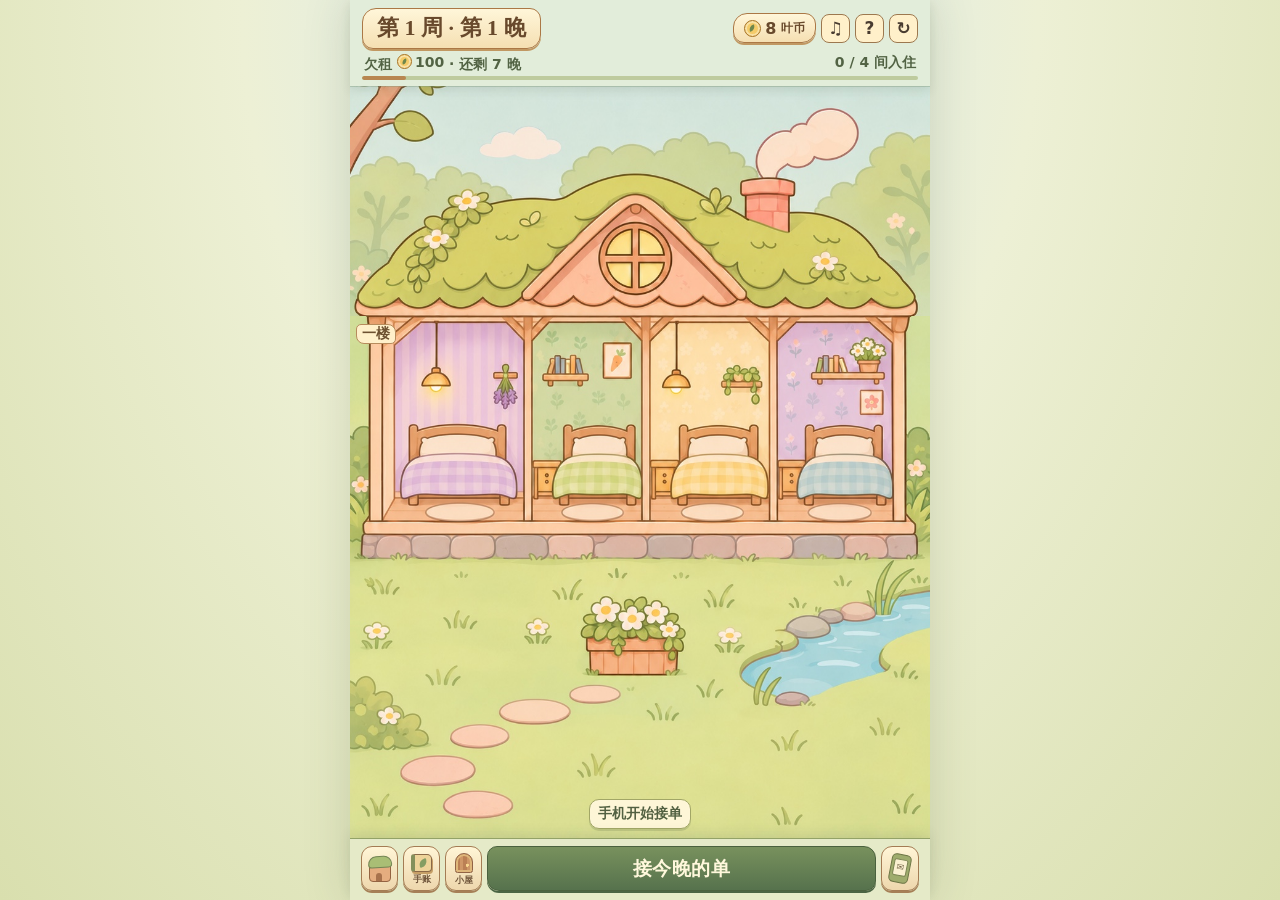
<file: creek-inn/index.html>
<!doctype html>
<html lang="zh-CN">
<head>
<meta charset="utf-8">
<meta name="viewport" content="width=device-width, initial-scale=1, viewport-fit=cover">
<meta name="theme-color" content="#e8edce">
<title>溪湾旅栈试玩</title>
<link rel="stylesheet" href="./inn.css?v=compact-cottage-26">
<script src="./hospitality.js?v=compact-cottage-26" defer></script>
<script src="./inn.js?v=room-pictures-26" defer></script>
</head>
<body>
<main id="game" class="game" aria-label="溪湾旅栈">
  <header class="hud">
    <div class="hud-main">
      <strong class="day" id="day"></strong>
      <div class="wallet" aria-label="钱包"><i class="leaf-coin" aria-hidden="true"></i><output id="wallet">0</output><small>叶币</small></div>
      <button class="mini-button" id="bellToggle" aria-label="关闭铃声">♫</button>
      <button class="mini-button" id="helpButton" aria-label="怎么玩">?</button>
      <button class="mini-button" id="restartButton" aria-label="新开一局">↻</button>
    </div>
    <div class="hud-strip">
      <span id="rent"></span>
      <span id="guests"></span>
    </div>
    <div class="rent-progress" role="progressbar" id="rentProgress" aria-label="本周房租进度"><i></i></div>
  </header>

  <div class="world">
    <div class="roof">
      <img src="./assets/cutaway/roof.jpg" alt="" draggable="false">
      <button class="wood expand-button" id="expandButton" hidden>扩建上一层</button>
    </div>
    <div id="floors" class="floors" aria-label="旅馆客房"></div>
    <div class="yard" aria-label="旅馆门前">
      <div class="queue" id="queue"></div>
      <button id="lobbyDisplay" class="lobby-display" hidden></button>
      <div class="yard-status">
        <span id="leaving"></span>
        <button id="appointmentPrompt" class="trail-prompt" hidden></button>
        <button id="trailPrompt" class="trail-prompt" hidden></button>
        <button id="visitToday" class="trail-prompt" hidden></button>
      </div>
    </div>
  </div>

  <div class="dock">
    <section id="guestCard" class="guest-card" aria-labelledby="guestName" hidden>
      <div class="guest-card-head"><h2 id="guestName"></h2><span id="guestStay"></span><button id="guestClose" class="mini-button" aria-label="关闭住客信息">×</button></div>
      <ul id="guestRules" class="guest-rules" aria-label="住客本领"></ul>
      <p id="guestLodging" class="guest-lodging" hidden></p>
      <p id="renewEffect" hidden></p>
      <div id="renewForecast" class="renew-forecast" hidden></div>
      <button class="wood" id="renew" hidden></button>
    </section>
    <div class="dock-actions">
      <button id="buildingButton" class="tool-button" aria-label="扩建旅馆"><span aria-hidden="true" class="house-icon"></span></button>
      <button id="journalButton" class="tool-button journal-entry" aria-label="旅客手账"><span aria-hidden="true" class="journal-icon"></span><small>手账</small></button>
      <button id="hospitalityButton" class="tool-button journal-entry" aria-label="老板的小屋"><span aria-hidden="true" class="owner-icon"></span><small>小屋</small></button>
      <button id="settle" class="wood primary settle"><span id="settleText">结算今晚</span><small id="expected"></small></button>
      <button id="phoneButton" class="tool-button" aria-label="打开手机"><span aria-hidden="true" class="phone-icon"></span></button>
    </div>
  </div>
  <div class="toast" id="toast" role="status" hidden></div>
</main>

<dialog id="phone" class="phone" aria-labelledby="phoneTitle">
  <img src="./assets/phone-frame.png" class="phone-frame" alt="" draggable="false">
  <div class="phone-screen">
    <header class="phone-head">
      <h2 id="phoneTitle">旅馆预约</h2>
      <button class="phone-shortcut" id="phoneFurnish">装扮</button>
      <button class="phone-shortcut" id="phoneFriends">老朋友</button>
      <button class="mini-button" id="phoneClose" aria-label="关闭手机">×</button>
    </header>
    <div class="order-summary"><p id="phoneForecast"></p><p id="phoneStay" hidden></p></div>
    <div id="phoneHighlights" class="phone-highlights" hidden></div>
    <details class="phone-earnings" id="phoneEarnings" hidden>
      <summary><strong>今晚到账</strong><span id="phoneEarned"></span></summary>
      <ul id="phonePayouts" class="entries"></ul>
    </details>
    <section id="phoneCommissions" aria-label="提前预约" hidden></section>
    <section id="phoneLodgingForecast" class="phone-highlights lodging-forecast" aria-label="房间喜好影响" hidden></section>
    <details id="phoneRoomPlans" class="phone-room-plans" hidden>
      <summary>客房分配</summary>
      <ul id="phoneAssigned"></ul>
      <div id="phoneMove">
        <label>住客 <select id="moveGuest"></select></label>
        <button id="moveRoom" class="wood move-room" aria-haspopup="dialog"></button>
      </div>
    </details>
    <div class="order-buttons" id="orderList"></div>
    <footer class="phone-foot">
      <p id="phoneEstimate" class="phone-estimate" role="status" hidden></p>
      <p id="phoneNote"></p>
      <button class="wood primary" id="phoneDone"></button>
    </footer>
  </div>
</dialog>

<dialog id="cottage" class="cottage" aria-labelledby="cottageTitle">
  <div class="cottage-screen">
    <header class="cottage-header">
      <form method="dialog"><button class="cottage-back" aria-label="离开小屋">‹ <span>返回</span></button></form>
      <div><p id="cottageDate"></p><h2 id="cottageTitle">我的小屋</h2></div>
      <div id="cottageWallet" class="cottage-wallet" aria-label="钱包"></div>
    </header>
    <section class="cottage-living" aria-label="小屋室内">
      <div class="cottage-stage" id="cottageViewport" tabindex="0" role="region" aria-label="横向小屋，可左右滑动或使用方向键">
        <div class="cottage-canvas">
          <div class="cottage-interior">
            <img class="cottage-plate" src="./assets/cottage/panorama.webp" width="2172" height="724" draggable="false" alt="从绿格子床沿木地板向右，经过溪景窗和会客地毯，通往门边的家具角">
            <button id="cottageSpot" class="cottage-spot" aria-label="布置这里的家具">
              <img id="cottageFurniture" class="cottage-furniture" alt="" draggable="false" hidden>
              <span id="cottageEmpty" class="cottage-empty"><b aria-hidden="true">＋</b>摆家具</span>
              <span id="cottagePreview" class="cottage-preview" hidden>试摆中</span>
            </button>
            <div id="cottageGuest" class="cottage-guest" hidden></div>
            <p id="cottageSpeech" class="cottage-speech" hidden></p>
          </div>
        </div>
      </div>
      <nav class="cottage-stops" id="cottageStops" aria-label="移动小屋视角">
        <button type="button">床边</button><button type="button">会客窗</button><button type="button">家具角</button>
      </nav>
    </section>
    <section class="cottage-bottom">
      <div id="cottageVisit" class="cottage-visit"></div>
      <div id="cottageDrawer" class="cottage-drawer" hidden>
        <div class="cottage-drawer-head"><h3>挑一件家具</h3><button id="cottageFold" class="cottage-fold">收起</button></div>
        <div id="cottageChoices" class="cottage-choices" aria-label="家具款式"></div>
        <div id="cottageOffer" class="cottage-offer"></div>
      </div>
      <p id="cottageStatus" role="status" class="cottage-status"></p>
      <nav class="cottage-tools" aria-label="小屋功能">
        <button id="cottageDress" aria-controls="cottageDrawer" aria-expanded="false"><i class="furniture-icon furniture-cushion" aria-hidden="true"></i>换家具</button>
        <button id="cottageInvite"><i class="journal-icon" aria-hidden="true"></i>邀朋友</button>
        <button id="cottageGifts"><i class="cottage-present" aria-hidden="true"></i>礼物柜</button>
      </nav>
    </section>
  </div>
</dialog>

<dialog id="moveRoomMap" class="paper" aria-labelledby="moveRoomTitle">
  <div class="paper-inner">
    <header class="room-map-head"><h2 id="moveRoomTitle">调整客房</h2><form method="dialog"><button class="mini-button" aria-label="关闭选房">×</button></form></header>
    <div id="moveRoomChoices" role="radiogroup" aria-labelledby="moveRoomTitle"></div>
    <div class="dialog-actions"><button id="moveApply" class="wood primary">确认分房</button></div>
  </div>
</dialog>

<dialog id="hospitality" class="paper hospitality" aria-labelledby="hospitalityTitle">
  <div class="hospitality-layout">
    <header class="hospitality-head">
      <div><h2 id="hospitalityTitle">客房装扮</h2><p id="hospitalityWallet"></p></div>
      <form method="dialog"><button class="mini-button" aria-label="返回上一页">×</button></form>
    </header>
    <nav id="hospitalityNav" class="hospitality-nav" aria-label="小屋菜单">
      <button class="wood" data-page="rooms">客房装扮</button>
      <button class="wood" data-page="friends">老朋友</button>
      <button class="wood" data-page="gifts">礼物柜</button>
    </nav>
    <div class="hospitality-scroll">
      <div id="hospitalityContents"></div>
    </div>
    <p id="hospitalityStatus" class="hospitality-status" role="status"></p>
  </div>
</dialog>

<dialog id="turn" class="turn" aria-labelledby="turnTitle">
  <button id="turnSkip" aria-label="跳过转场">
    <i class="turn-bell" aria-hidden="true"></i>
    <small id="turnDate"></small>
    <strong id="turnTitle"></strong>
    <span id="turnVisitor" class="turn-visitor" hidden></span>
    <span id="turnNote" hidden></span>
  </button>
</dialog>

<dialog id="keepsake" class="paper" aria-labelledby="keepsakeTitle">
  <div class="paper-inner">
    <h2 id="keepsakeTitle">带一件物件开下一季</h2>
    <p>小屋家具、熟客回忆和合作客源都会留下。还可以带一件旅馆物品。</p>
    <label class="hospitality-picker">招牌物件 <select id="keepsakeSelect"></select></label>
    <div class="dialog-actions">
      <form method="dialog"><button class="wood">返回账单</button></form>
      <button class="wood primary" id="keepsakeConfirm">带上它，开张</button>
    </div>
  </div>
</dialog>

<dialog id="journal" class="paper journal" aria-labelledby="journalTitle">
  <div class="paper-inner">
    <h2 id="journalTitle">旅客手账</h2>
    <section class="business-journal" aria-labelledby="partnerTitle">
      <h3 id="partnerTitle">旅馆客源</h3>
      <p id="commissionRecord"></p>
      <ul id="partnerList"></ul>
    </section>
    <p id="journalEmpty">旅途中遇到的小故事，都会记在这里。</p>
    <ol id="journalPages" class="journal-pages" hidden></ol>
    <section id="birdGift" class="bird-gift" hidden aria-labelledby="birdGiftTitle">
      <h3 id="birdGiftTitle">候鸟周 · 迎宾香包</h3>
      <p id="birdGiftNote"></p>
      <button id="makeSachet" class="wood" type="button">缝一份迎宾香包</button>
    </section>
    <div class="dialog-actions"><form method="dialog"><button class="wood primary">回到旅馆</button></form></div>
  </div>
</dialog>

<dialog id="receipt" class="paper" aria-labelledby="receiptTitle">
  <div class="receipt-layout">
    <header class="receipt-head">
      <div class="receipt-heading"><h2 id="receiptTitle"></h2><p id="receiptIntro"></p></div>
      <div class="receipt-hero">
        <div class="receipt-coins" aria-hidden="true"><i class="leaf-coin"></i><i class="leaf-coin"></i><i class="leaf-coin"></i></div>
        <div class="receipt-earned"><span>今晚实收</span><p id="receiptTotal"></p></div>
        <div class="receipt-wallet"><span>钱包余额</span><p id="receiptWallet"></p></div>
      </div>
    </header>
    <div class="receipt-body">
      <section aria-labelledby="roomReceiptTitle">
        <h3 id="roomReceiptTitle">收入明细</h3>
        <ul id="entries" class="entries"></ul>
      </section>
      <section id="receiptStories" hidden aria-labelledby="receiptStoriesTitle">
        <h3 id="receiptStoriesTitle">手账新记录</h3>
        <ol id="storyEntries" class="journal-pages"></ol>
      </section>
    </div>
    <footer class="receipt-foot">
      <p id="receiptNote"></p>
      <div class="dialog-actions">
        <button class="wood" id="receiptExpand" hidden></button>
        <button class="wood" id="receiptJournal" hidden>看旅客手账</button>
        <button class="wood primary" id="receiptNext"></button>
      </div>
    </footer>
  </div>
</dialog>

<dialog id="build" class="paper" aria-labelledby="buildTitle">
  <div class="paper-inner">
    <h2 id="buildTitle">旅馆布置与扩建</h2>
    <section class="build-section" aria-labelledby="viewRoomTitle">
      <div class="build-preview"><span aria-hidden="true" class="view-icon"></span><h3 id="viewRoomTitle">布置观景房</h3></div>
      <p id="viewRoomStatus"></p>
      <div id="viewRoomPicker" class="view-room-picker">
        <div id="viewRoomSelect" role="radiogroup" aria-label="选择观景房"></div>
      </div>
      <button class="wood" id="viewRoomConfirm"></button>
    </section>
    <section class="build-section" aria-labelledby="restRoomTitle">
      <div class="build-preview"><span aria-hidden="true" class="rest-icon"></span><h3 id="restRoomTitle">布置歇脚房</h3></div>
      <p id="restRoomStatus"></p>
      <div id="restRoomPicker" class="view-room-picker">
        <div id="restRoomSelect" role="radiogroup" aria-label="选择歇脚房"></div>
      </div>
      <button class="wood" id="restRoomConfirm"></button>
    </section>
    <section class="build-section" aria-labelledby="buildFloors">
      <div class="build-preview"><span aria-hidden="true" class="house-icon"></span><h3 id="buildFloors"></h3></div>
      <p id="buildRule"></p>
      <p id="buildRent"></p>
      <button class="wood" id="buildConfirm"></button>
    </section>
    <div class="dialog-actions"><button id="buildFurnish" class="wood">客房装扮</button>
      <form method="dialog"><button class="wood primary">回到旅馆</button></form>
    </div>
  </div>
</dialog>

<dialog id="help" class="paper" aria-labelledby="helpTitle">
  <div class="paper-inner">
    <h2 id="helpTitle">开店指南</h2>
    <ol>
      <li>在手机挑选订单。确认后，客人会从门口自动入住。</li>
      <li>用叶币买客房摆件。查看客人对房间的反应，退房后可以在手机邀请老朋友来小屋做客。</li>
      <li>双人单可提前预约。留够房间，到店当晚会自动选中这一单。两位客人退房时会给委托谢礼。</li>
      <li>点动物看本领。每天可请一位到期的客人多留一晚，每位客人只能续住一次。续住会延后退房奖励，也会占一间房。</li>
      <li>结算后查看明晚订单，关手机就进入下一天。每七晚交房租，交清后可以扩建。新楼每层每晚增加 15 叶币房租。开到三层，第三周会收到旅行团订单。</li>
    </ol>
    <div class="dialog-actions"><form method="dialog"><button class="wood primary">回到旅馆</button></form></div>
  </div>
</dialog>

<dialog id="restart" class="paper" aria-labelledby="restartTitle">
  <div class="paper-inner">
    <h2 id="restartTitle">新开一局？</h2>
    <p>会从第一周的四间房重新开始。</p>
    <div class="dialog-actions">
      <form method="dialog"><button class="wood">继续这一局</button></form>
      <button class="wood primary" id="restartConfirm">重新开张</button>
    </div>
  </div>
</dialog>
</body>
</html>
</file>
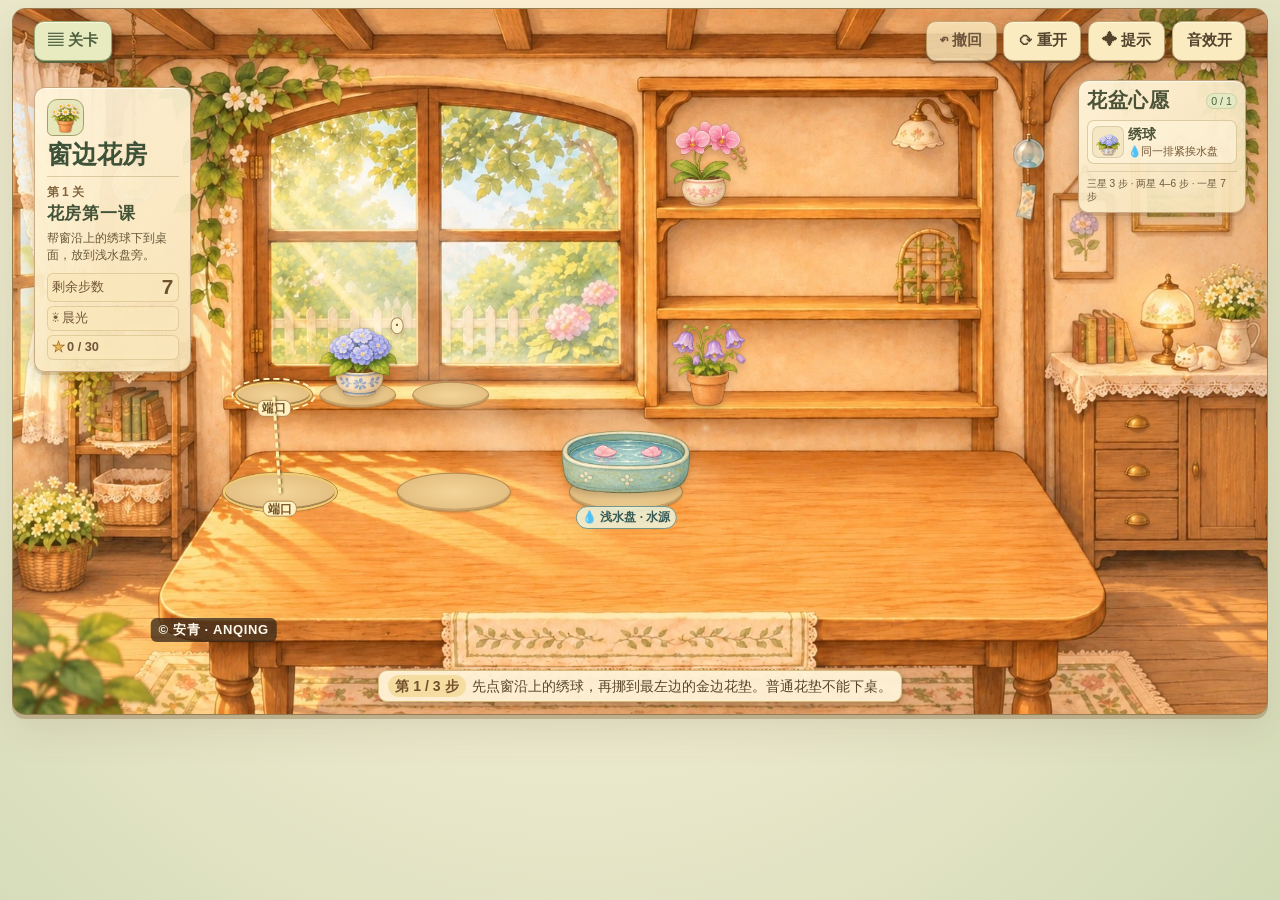
<file: greenhouse/index.html>
<!doctype html>
<html lang="zh-CN">
<head>
<meta charset="utf-8">
<meta name="viewport" content="width=device-width, initial-scale=1">
<meta name="theme-color" content="#f0e9ce">
<title>窗边花房 · 场景版</title>
<link rel="stylesheet" href="scene.css">
<link rel="stylesheet" href="watermark.css">
<script defer src="rules.js"></script>
<script defer src="scene.js"></script>
</head>
<body>
<div class="shell">
  <main>
    <section class="play" aria-labelledby="levelTitle">
      <div class="panorama">
        <div class="world" id="world" role="group" aria-label="花房里可以摆放花盆的位置">
          <img class="room" src="room-wide.webp" width="1672" height="941" alt="">
          <img class="room open-window" id="openWindow" src="room-wide-open.webp" width="1672" height="941" alt="" hidden>
          <img class="sunbeams" id="sunlight" src="sunbeams.webp" width="1536" height="1024" alt="">
          <div class="twilight" id="twilight" hidden></div>
          <div class="window-air" id="wind" aria-hidden="true" hidden><i></i><i></i><i></i></div>
          <div class="lamp-shine" id="lamp" aria-hidden="true" hidden></div>
          <div class="scene-tools" id="controls" aria-label="花房操作">
            <button class="action journal-toggle" id="journalToggle" aria-haspopup="dialog" type="button">▤ 关卡</button>
            <div class="tool-group">
              <button class="action" id="undo" type="button" title="撤回（Z）">↶ 撤回</button>
              <button class="action" id="restart" type="button" title="重开本关（R）">⟳ 重开</button>
              <button class="action" id="hint" type="button" title="提示（H）">✦ 提示</button>
              <button class="action" id="soundToggle" aria-label="音效" aria-pressed="true" type="button">音效开</button>
              <button class="action primary" id="next" type="button" hidden></button>
            </div>
          </div>
          <div id="shadows" aria-hidden="true"></div>
          <div id="route" class="route" aria-hidden="true" hidden></div>
          <div id="slots"></div>
          <div id="fixtures" aria-hidden="true"></div>
          <div id="plants"></div>
          <div class="water-label" id="waterLabel" aria-hidden="true" hidden>💧 浅水盘 · 水源</div>
          <span class="anqing-watermark" aria-hidden="true">© 安青 · ANQING</span>
          <div class="scene-guide">
            <div class="lesson" id="lesson" hidden>
              <span class="lesson-step" id="lessonStep"></span>
              <p id="lessonText" aria-live="polite"></p>
            </div>
            <p class="status" id="status" role="status"></p>
          </div>
        </div>
        <header class="stage-rail" aria-label="本关信息">
          <div class="stage-brand">
            <span class="brand-mark" id="brandArt" aria-hidden="true"></span>
            <h1>窗边花房</h1>
          </div>
          <p class="stage-number" id="number"></p>
          <h2 id="levelTitle"></h2>
          <p id="brief"></p>
          <div class="stage-stats">
            <div class="meter" id="meter"><span>剩余步数</span><strong id="remaining"></strong></div>
            <div class="weather-label" id="weatherLabel"></div>
            <div class="star-medal"><span class="gold" aria-hidden="true">★</span> <strong id="total" aria-label="累计星数"></strong></div>
          </div>
        </header>
        <section class="wish-wall" id="wishPanel" aria-labelledby="wishesTitle">
          <div class="wish-content">
            <div class="panel-head">
              <h2 id="wishesTitle">花盆心愿</h2>
              <span class="count" id="ready"></span>
            </div>
            <ul class="wishes" id="wishes"></ul>
            <p class="scoring" id="goals"></p>
          </div>
        </section>
        <div class="result-scrim" id="result" hidden>
          <section class="result" role="dialog" aria-modal="true" aria-labelledby="resultTitle" aria-describedby="resultNote">
            <h2 id="resultTitle"></h2>
            <span id="resultStars" class="result-stars"></span>
            <p id="resultNote"></p>
            <div class="toolbar result-actions">
              <button class="action" id="resultAside" type="button"></button>
              <button class="action primary" id="resultNext" type="button"></button>
            </div>
          </section>
        </div>
      </div>
    </section>
  </main>
  <dialog class="journal" id="journal" aria-labelledby="journalTitle">
    <div class="journal-head">
      <div>
        <h2 id="journalTitle">花房手账</h2>
        <p id="journalSummary"></p>
      </div>
      <button class="journal-close" id="journalClose" type="button" aria-label="合上手账">×</button>
    </div>
    <div class="level-list" id="levelList"></div>
  </dialog>
</div>
</body>
</html>
</file>
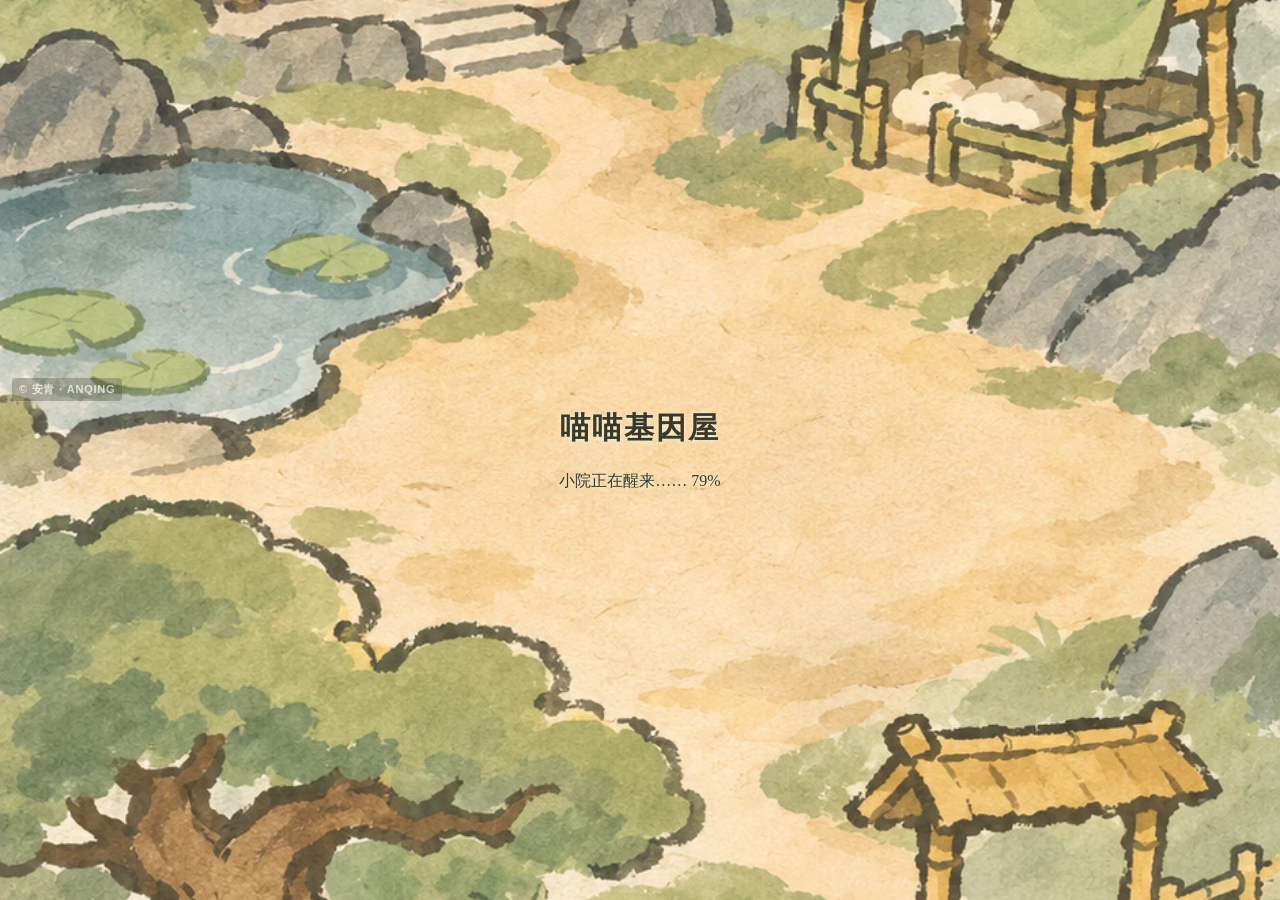
<file: meow/index.html>
<!doctype html>
<html lang="zh-CN"><head><meta charset="utf-8"><meta name="viewport" content="width=device-width,initial-scale=1,viewport-fit=cover"><meta name="theme-color" content="#eee6ce"><title>喵喵基因屋 · 树影小院</title><link rel="stylesheet" href="style.css?v=16.0-ink-slices"><meta name="description" content="安青的水墨猫咪养成小游戏：繁育、遗传、收集与小队试炼，点击即可游玩。"><link rel="stylesheet" href="watermark.css?v=1"><link rel="icon" href="data:,"></head>
<body><div id="game" aria-label="喵喵基因屋"><div id="background"></div><div id="screen"></div><div id="modal-root"></div><div id="toast" role="status" aria-live="polite"></div><span id="meow-watermark" aria-hidden="true">© 安青 · ANQING</span><div id="loading"><h1>喵喵基因屋</h1><p>小院正在醒来……</p></div></div><script src="growth.js?v=16.0-ink-slices"></script><script src="objectives.js?v=16.0-ink-slices"></script><script src="engine.js?v=16.0-ink-slices"></script><script src="village.js?v=16.0-ink-slices"></script><script src="sound-bank.js?v=16.0-ink-slices"></script><script src="sound.js?v=16.0-ink-slices"></script><script src="storage.js?v=16.0-ink-slices"></script><script src="game.js?v=16.0-ink-slices"></script><aside id="orientation-notice"><section class="skin panel"><span class="art thin-panel" aria-hidden="true"></span><h2>把小院竖过来吧</h2><p>转回竖屏，即可继续照顾小猫。</p></section></aside><noscript>请启用浏览器 JavaScript 后游玩《喵喵基因屋》。</noscript></body></html>
</file>
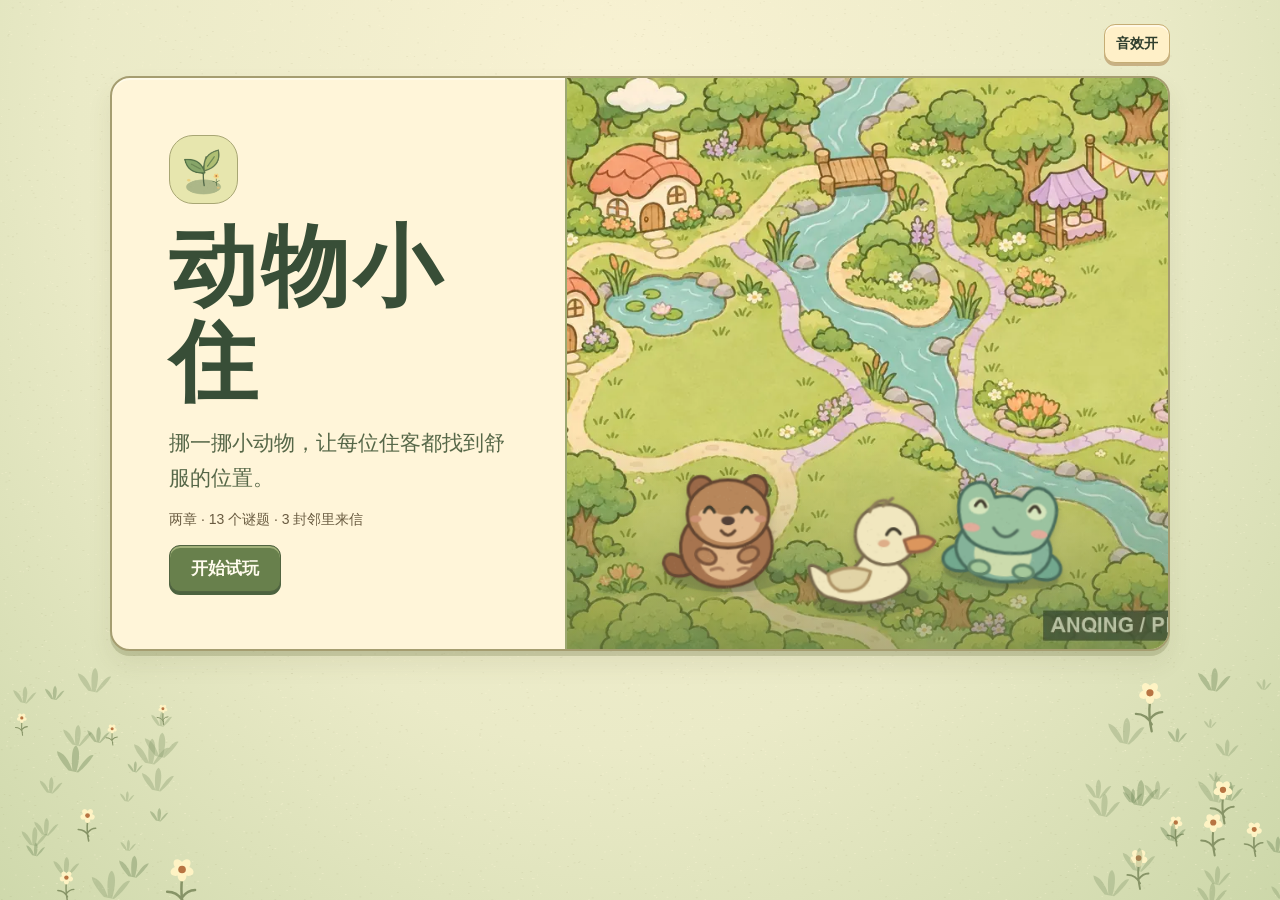
<file: mossbank-demo.html>
<!doctype html>
<html lang="zh-CN">
<head>
<meta charset="utf-8">
<meta name="viewport" content="width=device-width, initial-scale=1">
<meta name="theme-color" content="#eee7d0">
<title>动物小住 · 动物滑块谜题</title>
<style>
:root {
  color-scheme: light;
  --ink: #2f3e2d;
  --muted: #5e664f;
  --paper: #fff9e9;
  --line: #dfd8bd;
  --green: #36513a;
  --green-dark: #263e2e;
  --peach: #d7985f;
  --serif: "Songti SC", "STSong", "Noto Serif CJK SC", "SimSun", serif;
  font-family: -apple-system, BlinkMacSystemFont, "PingFang SC", "Microsoft YaHei", sans-serif;
}
* { box-sizing: border-box; }
body {
  min-width: 300px;
  margin: 0;
  color: var(--ink);
  min-height: 100vh;
  background: radial-gradient(ellipse at 48% 12%, #f9f2d3 0%, #eaeac7 57%, #ccd7a9 100%);
}
button { font: inherit; color: inherit; cursor: pointer; }
button:focus-visible { outline: 3px solid #b36a32; outline-offset: 3px; }
button:disabled { cursor: default; }
#meadow {
  position: fixed;
  inset: 0;
  width: 100%;
  height: 100%;
  z-index: -1;
  pointer-events: none;
}
.shell { max-width: 1110px; margin: 0 auto; padding: 24px 25px 32px; }
.mast {
  display: flex;
  justify-content: space-between;
  align-items: center;
  gap: 18px;
  padding: 0 0 19px;
}
.brand { display: flex; align-items: center; gap: 15px; }
.brand-icon {
  width: 64px;
  height: 64px;
  border-radius: 20px 20px 20px 9px;
  background: #f5e9b8;
  border: 2px solid #959d68;
  box-shadow: 0 4px 0 #a5aa7e, inset 0 2px 0 #fff4d4;
  flex-shrink: 0;
}
h1, h2, p { margin: 0; }
.brand-name { font-family: var(--serif); font-size: clamp(27px, 4.4vw, 47px); letter-spacing: .075em; font-weight: 900; line-height: 1.12; }
.subtitle { color: var(--muted); font-size: 14px; margin-top: 7px; letter-spacing: .07em; }
.trip-progress {
  display: flex;
  align-items: center;
  gap: 9px;
  padding: 7px 13px;
  border: 2px solid #a99263;
  border-radius: 25px;
  background: #fff1bf;
  color: #644625;
  box-shadow: 0 3px 0 #b9a678, inset 0 2px 0 #fff8dc;
  font-size: 14px;
  font-weight: 730;
  white-space: nowrap;
}
.star-icon { color: #efb957; -webkit-text-stroke: 1px #9b571e; font-size: 23px; line-height: 1; }
.mast-actions { display: flex; align-items: center; gap: 9px; flex-shrink: 0; }
.shell[data-screen="home"] .mast { justify-content: flex-end; padding-bottom: 13px; }
.shell[data-screen="home"] .brand,
.shell[data-screen="home"] .trip-progress { display: none; }
.home-cover {
  position: relative;
  display: grid;
  grid-template-columns: minmax(280px, .9fr) minmax(0, 1.2fr);
  min-height: min(575px, 77vh);
  background: #fff3d1;
}
.cover-copy {
  display: grid;
  justify-items: start;
  align-content: center;
  gap: 16px;
  padding: clamp(25px, 5vw, 57px);
}
.home-sprout { width: 69px; height: 69px; background: #e7e6ae; border-radius: 24px; border: 1px solid #a8a674; }
.home-title { font: 900 clamp(48px, 7vw, 88px)/1.08 var(--serif); letter-spacing: .045em; color: #384e37; }
.home-lede { max-width: 16em; color: #566748; font-size: clamp(16px, 1.9vw, 21px); line-height: 1.65; }
.home-action { display: flex; flex-wrap: wrap; align-items: center; gap: 12px; }
.home-action .action { min-height: 47px; padding-inline: 21px; font-size: 17px; }
.home-count { color: #695b40; font-size: 14px; }
.cover-scene {
  min-height: 285px;
  position: relative;
  isolation: isolate;
  border-left: 2px solid #9da870;
  background: #bac786;
  overflow: hidden;
}
.cover-scene img { position: absolute; inset: 0; width: 100%; height: 100%; object-fit: cover; object-position: 42% center; }
.cover-scene::after { content: ""; position: absolute; inset: 0; background: linear-gradient(0deg, #6174467d, transparent 38%); }
.cover-friends {
  position: absolute;
  z-index: 1;
  inset: auto 7% 7%;
  display: flex;
  align-items: flex-end;
  justify-content: center;
}
.cover-friend { display: block; width: min(35%, 170px); height: auto; margin-inline: -3%; filter: drop-shadow(0 4px 4px #56613e45); }
.cover-friend:nth-child(2) { transform: translateY(13%) rotate(-4deg); }
.cover-friend:nth-child(3) { transform: rotate(6deg); }
.portfolio-back { color: #506748; font-size: 14px; text-underline-offset: 4px; }
.layout { display: grid; grid-template-columns: minmax(0, 2fr) minmax(255px, .97fr); gap: 14px; align-items: start; }
.paper {
  background: #fff5d9;
  border: 2px solid #a59d70;
  border-radius: 20px;
  box-shadow: 0 5px 0 #858a5c53, inset 0 2px 0 #fffbe9, 0 13px 25px #4a492417;
  overflow: hidden;
}
.play { padding: 14px; }
.stage-header { display: flex; align-items: center; justify-content: space-between; gap: 12px; margin-bottom: 12px; }
.stage-name { display: flex; align-items: center; gap: 11px; min-width: 0; }
.stage-number {
  border-radius: 11px;
  border: 2px solid #8f9b63;
  color: #3f573c;
  background: #dce6ae;
  box-shadow: 0 2px 0 #a4a875;
  display: grid;
  place-items: center;
  width: 44px;
  height: 42px;
  font: 700 19px var(--serif);
  flex-shrink: 0;
}
h2 { font: 800 24px/1.25 var(--serif); letter-spacing: .045em; }
.stage-sub { font-size: 13px; color: var(--muted); margin-top: 3px; line-height: 1.45; }
.move-meter {
  display: grid;
  justify-items: center;
  background: #ffe9b5;
  border: 1px solid #d0aa6c;
  box-shadow: 0 2px 0 #dec290;
  border-radius: 11px;
  padding: 3px 10px 5px;
  color: #715334;
  font-size: 12px;
  line-height: 1.12;
  white-space: nowrap;
}
.move-meter strong { font-size: 24px; font-weight: 800; font-variant-numeric: tabular-nums; }
.move-meter.low { background: #f8d7bf; color: #8b412b; }
.chapter-label { color: #61724e; font-size: 12px; font-weight: 750; margin-bottom: 3px; }
.yard {
  position: relative;
  display: grid;
  place-items: center;
  height: clamp(385px, 53vh, 515px);
  border-radius: 14px;
  overflow: hidden;
  isolation: isolate;
  border: 2px solid #667451;
  background: radial-gradient(ellipse at 50% 45%, #9cab73, #819561 72%, #6d8652);
  box-shadow: inset 0 0 22px #263e2e35;
}
.yard[data-chapter="creek"] {
  background: radial-gradient(ellipse at 49% 44%, #a6b98b, #83a280 68%, #6f8971);
}
#garden { position: absolute; inset: 0; width: 100%; height: 100%; pointer-events: none; }
.board {
  --gap: 5px;
  --size: 360px;
  --steps: 5;
  --cols: 5;
  --rows: 5;
  --cell: calc((var(--size) - (var(--steps) - 1) * var(--gap)) / var(--steps));
  --pitch: calc(var(--cell) + var(--gap));
  display: grid;
  grid-template: repeat(var(--rows), var(--cell)) / repeat(var(--cols), var(--cell));
  gap: var(--gap);
  position: relative;
  touch-action: none;
  user-select: none;
  -webkit-user-select: none;
  border-radius: 14px;
  z-index: 1;
}
.board::before {
  position: absolute;
  content: "";
  inset: -10px;
  border-radius: 17px;
  background: #506441;
  box-shadow: 0 5px 0 #3d523b, 0 14px 26px #243c2b65, inset 0 0 0 1px #aabb7b72;
  pointer-events: none;
  z-index: -1;
}
.cell {
  position: relative;
  padding: 0;
  border: 1px solid #62754d70;
  border-radius: 8px;
  background: var(--tile, #bdcb87);
  box-shadow: inset 0 1px 1px #f9f6c180, inset 0 -2px 0 #63754635;
  touch-action: none;
}
.cell::before {
  position: absolute;
  content: "";
  width: 6px;
  height: 3px;
  border-radius: 50%;
  background: #63754a48;
  top: var(--fleck-y, 73%);
  left: var(--fleck-x, 20%);
  transform: rotate(-20deg);
  box-shadow: 7px -2px 0 -1px #7b84555e, 22px 4px 0 -1px #e6efac9e;
  pointer-events: none;
}
.cell[data-kind="rock"] { --tile: #99a47b; cursor: default; }
.cell[data-kind="pond"] { --tile: #70a6a1; cursor: default; }
.cell[data-kind="lamp"] { --tile: #c8bd76; cursor: default; }
.cell[data-kind="flowers"] { --tile: #cdb38b; cursor: default; }
.cell[data-kind="floor"]:hover { filter: brightness(1.04); }
.cell.target::after {
  content: "";
  position: absolute;
  width: 17%;
  aspect-ratio: 1;
  inset: 0;
  margin: auto;
  border-radius: 50%;
  background: #617843c7;
  border: 2px solid #f9f7c780;
}
.cell.target:hover::after { background: #334d32; }
.cell.selected {
  outline: 3px solid #fff2ab;
  outline-offset: -4px;
  box-shadow: inset 0 0 0 5px #647246;
}
.cell.suggested { outline: 2px dashed #fff8cc; outline-offset: -4px; animation: beacon 1.1s infinite alternate; }
@keyframes beacon { to { box-shadow: inset 0 0 12px #fff3a9; } }
.sprite { display: block; width: 100%; height: 100%; pointer-events: none; }
.token {
  position: absolute;
  inset: 0 auto auto 0;
  width: var(--cell);
  height: var(--cell);
  transform: translate(calc(var(--x) * var(--pitch)), calc(var(--y) * var(--pitch)));
  transition: transform 180ms cubic-bezier(.22,.72,.22,1);
  pointer-events: none;
  z-index: 2;
}
.token .sprite {
  position: relative;
  width: 91%;
  height: 91%;
  margin: 3% auto 0;
  transition: translate 150ms ease-out;
}
.token.selected { z-index: 3; }
.token.selected::before {
  content: "";
  position: absolute;
  inset: auto 12% 11%;
  height: 26%;
  border: 2px solid #fff2ab;
  border-radius: 50%;
  background: #f4df7f85;
  box-shadow: 0 0 0 1px #586745, 0 0 10px #fff0abc9;
  animation: selection-ring 360ms ease-out;
}
.token.selected .sprite {
  translate: 0 -7%;
  filter: drop-shadow(0 0 2px #fff0bc);
  animation: selection-hop 310ms cubic-bezier(.22,.72,.28,1);
}
@keyframes selection-hop {
  45% { transform: translateY(-10%) scale(1.11); }
  75% { transform: translateY(2%) scale(.98); }
  100% { transform: none; }
}
@keyframes selection-ring {
  from { opacity: .35; transform: scale(.65); }
  65% { opacity: 1; transform: scale(1.1); }
  to { transform: scale(1); }
}
.token.invalid .sprite { animation: shake 220ms ease-out; }
@keyframes shake { 25%, 75% { transform: translateX(-3px); } 50% { transform: translateX(4px); } }
.mood {
  position: absolute;
  top: 5%;
  right: 4%;
  display: grid;
  place-items: center;
  width: max(15px, 25%);
  height: max(15px, 25%);
  border-radius: 50%;
  background: #fff2c9;
  color: #805836;
  border: 1px solid #b5885299;
  font-size: clamp(9px, 1.5vw, 13px);
  font-weight: 900;
}
.token.happy .mood { background: #f2f0c4; color: #325a3d; border-color: #58725488; }
.tools {
  display: flex;
  flex-wrap: wrap;
  align-items: center;
  gap: 8px;
  margin-top: 11px;
}
.action {
  display: inline-flex;
  align-items: center;
  justify-content: center;
  gap: 6px;
  min-height: 39px;
  padding: 0 11px;
  border: 1px solid #c5ad75;
  border-radius: 11px;
  background: #fff0c8;
  box-shadow: 0 3px 0 #c8b184, inset 0 2px 0 #fff8e5;
  font-size: 14px;
  font-weight: 600;
  white-space: nowrap;
}
.action:hover:not(:disabled) { background: #f9e2a9; }
.action:active:not(:disabled) { transform: translateY(2px); box-shadow: 0 1px 0 #b7aa7b; }
.action:disabled { opacity: .44; }
.action.main { background: #68804c; border-color: #526441; color: #fffbed; box-shadow: 0 3px 0 #4c623f, inset 0 2px 0 #a2b17a; }
.action.main:hover:not(:disabled) { background: #567043; }
.sign { font: 700 16px/1 system-ui, sans-serif; }
.instructions { font-size: 13px; color: var(--muted); line-height: 1.6; margin: 11px 0 0; min-height: 1.6em; }
.instructions.hint { color: #7e5126; }
.sidebar { display: grid; gap: 12px; }
.wishes, .goals { padding: 14px; }
.section-header { display: flex; align-items: center; justify-content: space-between; gap: 10px; margin-bottom: 12px; }
.section-header h2 { font-size: 21px; }
.count {
  background: #e9eed6;
  color: #3c5b3a;
  border: 1px solid #d3ddba;
  border-radius: 20px;
  padding: 4px 9px;
  font-size: 13px;
  white-space: nowrap;
}
.why { color: var(--muted); font-size: 13px; line-height: 1.55; margin: -3px 0 11px; }
.wish-list { display: grid; gap: 6px; }
.wish {
  position: relative;
  display: grid;
  grid-template-columns: 41px minmax(0,1fr) 24px;
  gap: 9px;
  align-items: center;
  width: 100%;
  text-align: left;
  padding: 6px 8px;
  border: 1px solid #ddcba0;
  border-radius: 11px;
  background: #fff2d1;
  min-height: 51px;
}
.wish:hover { background: #f5ebcc; }
.wish.happy { border-color: #dce4c3; background: #f1f2dc; }
.wish.chosen { box-shadow: inset 0 0 0 1px #8d9b69; }
.portrait { display: block; width: 41px; height: 41px; border-radius: 12px; background: var(--wash, #f3dfb9); }
.wish strong, .level strong { display: block; font-size: 14px; }
.wish small { display: block; margin-top: 3px; font-size: 12px; color: var(--muted); line-height: 1.35; }
.wish-status {
  width: 22px;
  height: 22px;
  border-radius: 50%;
  display: grid;
  place-items: center;
  background: #f0e2bd;
  color: #795933;
  font-weight: 800;
  font-size: 12px;
}
.wish.happy .wish-status { color: #36583e; background: #dce7c2; }
.goals .section-header { margin-bottom: 8px; }
.goal-row { display: flex; align-items: center; justify-content: space-between; gap: 8px; padding: 3px 0; }
.goal-row strong { color: #5f5439; font-size: 13px; font-variant-numeric: tabular-nums; }
.stars {
  display: inline-flex;
  gap: .08em;
  font-size: 16px;
  line-height: 1;
  white-space: nowrap;
  color: #b2975f;
}
.stars .lit { color: #ecaf49; -webkit-text-stroke: .65px #985c24; }
.map-screen { display: grid; gap: 13px; }
.world-frame { padding: 10px; }
.world-header { display: flex; align-items: baseline; justify-content: space-between; gap: 8px; padding: 4px 8px 9px; }
.world-header small { color: var(--muted); text-align: right; font-size: 13px; }
.world-stage {
  position: relative;
  isolation: isolate;
  aspect-ratio: 3 / 2;
  overflow: hidden;
  border: 2px solid #788b62;
  border-radius: 13px;
  background: #c3d096;
}
.world-art { position: absolute; inset: 0; width: 100%; height: 100%; display: block; }
.world-pin {
  --pin-face: #fff3c9;
  --pin-edge: #8e9167;
  position: absolute;
  z-index: 3;
  left: var(--point-x);
  top: var(--point-y);
  transform: translate(-50%, -50%);
  display: grid;
  justify-items: center;
  gap: 3px;
  padding: 0;
  border: 0;
  border-radius: 13px;
  background: transparent;
  color: #394b34;
}
.world-pin[data-place="creek"] { --pin-face: #ece9d6; --pin-edge: #82936e; }
.world-pin[data-place="mail"] { --pin-face: #f7dfb3; --pin-edge: #aa8757; }
.pin-badge {
  position: relative;
  width: clamp(39px, 6.6vw, 73px);
  aspect-ratio: 1;
  border-radius: 50%;
  background: var(--pin-face);
  border: 2px solid var(--pin-edge);
  box-shadow: 0 4px 0 #475f3d60, inset 0 2px 0 #fff8e2;
  transition: transform .18s ease-out;
}
.pin-badge::after {
  content: "";
  position: absolute;
  left: 50%;
  bottom: -4px;
  width: 8px;
  height: 8px;
  transform: translateX(-50%) rotate(45deg);
  background: var(--pin-face);
  border-right: 2px solid var(--pin-edge);
  border-bottom: 2px solid var(--pin-edge);
}
.pin-name {
  line-height: 1.3;
  border: 1px solid #9aa379;
  border-radius: 9px;
  background: #fff8df;
  box-shadow: 0 2px 0 #53704a5c;
  padding: 3px 8px;
  font-size: clamp(12px, 1.7vw, 18px);
  font-weight: 850;
  white-space: nowrap;
}
.pin-state {
  position: absolute;
  z-index: 1;
  top: -5px;
  right: -6px;
  min-width: 23px;
  border: 1px solid #9c744e;
  border-radius: 15px;
  background: #ffedbb;
  color: #714523;
  box-shadow: 0 1px 0 #8c623763;
  font-size: 12px;
  padding: 2px 4px;
  line-height: 1.15;
}
.world-pin:hover .pin-badge, .world-pin[aria-pressed="true"] .pin-badge { transform: translateY(-4px); }
.world-pin[aria-pressed="true"] .pin-name { background: #ffe8ac; border-color: #977442; }
.world-pin.locked .pin-badge { filter: saturate(.65); }
.world-addition {
  position: absolute;
  z-index: 2;
  left: var(--point-x);
  top: var(--point-y);
  transform: translate(-50%, -50%);
  width: 17%;
  margin: 0;
  display: grid;
  justify-items: center;
  animation: map-arrive .5s cubic-bezier(.2,.75,.32,1.15) both;
  pointer-events: none;
}
.world-addition canvas { width: 100%; height: auto; display: block; }
.world-addition figcaption {
  margin-top: -4%;
  padding: 2px 5px;
  border-radius: 7px;
  background: #fff4d8eb;
  color: #4b5b3c;
  font-size: clamp(10px, 1.3vw, 13px);
  white-space: nowrap;
}
@keyframes map-arrive {
  from { opacity: 0; transform: translate(-50%, -44%) scale(.88); }
  to { opacity: 1; transform: translate(-50%, -50%) scale(1); }
}
.map-notice {
  border: 1px solid #adb985;
  background: #eef0cd;
  border-radius: 10px;
  margin-top: 8px;
  padding: 8px 11px;
  color: #485e3f;
  font-size: 14px;
}
.chapter-dock { padding: 11px; }
.chapter {
  min-width: 0;
  padding: 9px;
  border: 1px solid #b8c394;
  border-radius: 14px;
  background: #e8ecc5;
}
.chapter[data-region="creek"] { background: #e1eee0; border-color: #aec5ab; }
.chapter-header { display: flex; align-items: center; gap: 7px; margin-bottom: 6px; }
.chapter-icon { width: 34px; height: 34px; flex-shrink: 0; }
.chapter-info { flex: 1; min-width: 0; }
.chapter-info strong { display: block; color: #3e5438; font-size: 15px; }
.chapter-info small { display: block; color: #546747; font-size: 12px; margin-top: 2px; }
.level-list { display: grid; grid-template-columns: repeat(5, minmax(0, 1fr)); gap: 5px; }
.level {
  display: grid;
  place-items: center;
  gap: 3px;
  min-height: 59px;
  min-width: 0;
  padding: 5px 0;
  border: 1px solid #acb883;
  border-radius: 10px;
  background: #f7f1d4;
  box-shadow: 0 2px 0 #aeb686;
}
.level[aria-current="step"] { background: #ffedb4; border-color: #a7874f; box-shadow: 0 2px 0 #b89c63; }
.level:hover:not(:disabled):not([aria-current="step"]) { background: #fff5d3; }
.level:disabled { opacity: .64; background: #e8ecdf; }
.level-num { font-size: 13px; font-weight: 800; color: #546347; }
.level.earned .level-num::after {
  content: "";
  display: inline-block;
  width: 8px;
  height: 8px;
  margin-left: 3px;
  border: 1px solid #5b794c;
  border-radius: 8px 0 8px 0;
  background: #a1b96d;
}
.level strong { max-width: 100%; overflow: hidden; text-overflow: ellipsis; white-space: nowrap; font-size: 12px; }
.level .stars { font-size: 12px; }
.mail-intro { margin-bottom: 9px; }
.mail-list { display: grid; grid-template-columns: repeat(3, minmax(0, 1fr)); gap: 8px; }
.mail-card {
  min-width: 0;
  display: grid;
  align-content: start;
  gap: 6px;
  padding: 11px;
  border: 1px solid #d5bf90;
  border-radius: 13px;
  background: #fff1cf;
}
.mail-card.read { border-color: #b4c080; background: #f0efcc; }
.mail-from { color: #766443; font-size: 12px; font-weight: 750; }
.mail-card h3 { margin: 0; font-family: var(--serif); font-size: 18px; }
.mail-letter { min-height: 3em; color: var(--muted); font-size: 13px; line-height: 1.55; }
.mail-state { min-height: 1.4em; color: #6b5a3b; font-size: 12px; line-height: 1.4; }
.mail-card .action { width: fit-content; }
.sidebar-note { color: var(--muted); margin: 8px 0 0; font-size: 12px; line-height: 1.5; }
.challenge-bar { display: flex; align-items: center; justify-content: space-between; gap: 8px; margin-top: 11px; }
.challenge-bar .sidebar-note { margin: 0; }
.challenge-bar .action { min-height: 34px; padding-inline: 9px; font-size: 13px; }
.win-wrap {
  display: grid;
  place-items: center;
  position: absolute;
  inset: 0;
  z-index: 5;
  padding: 15px;
  background: #203c2d66;
}
.win-wrap[hidden] { display: none; }
.win-card {
  max-width: 295px;
  width: 100%;
  padding: 22px 18px 18px;
  text-align: center;
  background: #fff8e2;
  border: 1px solid #ddca9b;
  border-radius: 17px;
  box-shadow: 0 5px 0 #a8996588, 0 14px 42px #203c2d73;
  animation: settle .26s ease-out both;
}
@keyframes settle { from { opacity: 0; transform: translateY(8px) scale(.98); } }
.win-card canvas { width: 55px; height: 55px; margin: -5px auto 4px; display: block; }
.win-card p { color: var(--muted); margin: 8px 0 15px; font-size: 14px; line-height: 1.55; }
.win-stars .stars { font-size: 31px; margin-top: 8px; }
.win-stars .lit { animation: medal-pop .35s cubic-bezier(.2,.75,.32,1.2) both; }
.win-stars .lit:nth-child(2) { animation-delay: 70ms; }
.win-stars .lit:nth-child(3) { animation-delay: 140ms; }
@keyframes medal-pop { from { opacity: 0; transform: scale(.5); } to { opacity: 1; transform: scale(1); } }
.win-actions { display: flex; gap: 7px; justify-content: center; flex-wrap: wrap; }
.next { margin-left: auto; }
.next[hidden] { display: none; }
[hidden] { display: none; }
@media (max-width: 790px) {
  .shell { padding-inline: 17px; }
  .layout { gap: 12px; grid-template-columns: minmax(0,1.65fr) minmax(238px,1fr); }
  .play { padding: 14px; }
  .sidebar { gap: 12px; }
  .wishes { padding: 13px; }
  .yard { height: 390px; }
  .mail-list { grid-template-columns: minmax(0, 1fr); }
  .mail-letter { min-height: 0; }
}
@media (max-width: 635px) {
  .shell { max-width: 485px; padding: 18px 12px 22px; }
  .mast { gap: 8px; padding-bottom: 17px; }
  .brand { gap: 10px; }
  .brand-icon { width: 48px; height: 48px; border-radius: 14px 14px 14px 7px; }
  .subtitle { letter-spacing: 0; font-size: 12px; margin-top: 4px; }
  .trip-progress { gap: 5px; padding: 4px 8px; font-size: 12px; }
  .mast-actions { gap: 6px; flex-wrap: wrap; justify-content: flex-end; }
  .star-icon { font-size: 19px; }
  .layout { grid-template-columns: minmax(0, 1fr); }
  .play { padding: 12px; }
  .stage-header { margin-bottom: 11px; }
  .stage-name { gap: 8px; }
  .stage-number { height: 35px; width: 35px; }
  .move-meter { padding-inline: 7px; }
  .move-meter strong { font-size: 21px; }
  h2 { font-size: 21px; }
  .yard { height: clamp(265px, 89vw, 373px); min-height: 0; }
  .board { --gap: 4px; }
  .tools { gap: 5px; }
  .action { min-height: 36px; padding-inline: 8px; font-size: 13px; }
  .home-cover { grid-template-columns: minmax(0, 1fr); }
  .cover-copy { gap: 10px; padding: 22px; }
  .home-sprout { width: 51px; height: 51px; border-radius: 16px; }
  .cover-scene { min-height: 235px; border-left: 0; border-top: 2px solid #9da870; }
  .level strong { font-size: 11px; }
  .world-frame { padding: 6px; }
  .world-header { padding-inline: 3px; }
  .world-header small { font-size: 11px; }
  .pin-name { padding-inline: 4px; }
  .world-addition { width: 20%; }
  .world-addition figcaption { display: none; }
}
@media (prefers-reduced-motion: reduce) {
  *, *::before, *::after { animation-duration: 1ms !important; transition-duration: 1ms !important; }
}
</style>
</head>
<body>
<canvas id="meadow" aria-hidden="true"></canvas>
<div class="shell" id="gameShell" data-screen="home">
  <header class="mast">
    <div class="brand">
      <canvas class="brand-icon" id="logo" width="128" height="128" aria-hidden="true"></canvas>
      <div>
        <p class="brand-name">动物小住</p>
        <p class="subtitle">给小动物们找个舒服的位置</p>
      </div>
    </div>
    <div class="mast-actions">
      <button class="action" id="homeBack" type="button" hidden>首页</button>
      <button class="action" id="mapBack" type="button" hidden>回地图</button>
      <button class="action" id="soundToggle" type="button" aria-label="音效" aria-pressed="true">音效开</button>
      <div class="trip-progress">
        <span class="star-icon" aria-hidden="true">★</span>
        <span id="progressText"></span>
      </div>
    </div>
  </header>

  <main id="homeScreen" aria-labelledby="homeTitle">
    <section class="paper home-cover">
      <div class="cover-copy">
        <canvas class="home-sprout" id="coverSprout" width="142" height="142" aria-hidden="true"></canvas>
        <h1 class="home-title" id="homeTitle">动物小住</h1>
        <p class="home-lede">挪一挪小动物，让每位住客都找到舒服的位置。</p>
        <p class="home-count">两章 · 13 个谜题 · 3 封邻里来信</p>
        <div class="home-action">
          <button class="action main" id="startButton" type="button">开始试玩</button>
          <!-- Portfolio return link -->
        </div>
      </div>
      <div class="cover-scene" aria-hidden="true">
        <img src="[data-uri]" width="1536" height="1024" alt="">
        <div class="cover-friends">
          <canvas class="cover-friend" id="coverOtter" width="180" height="180"></canvas>
          <canvas class="cover-friend" id="coverDuck" width="180" height="180"></canvas>
          <canvas class="cover-friend" id="coverFrog" width="180" height="180"></canvas>
        </div>
      </div>
    </section>
  </main>

  <main class="map-screen" id="mapScreen" aria-labelledby="levelsTitle" hidden>
    <section class="paper world-frame">
      <div class="world-header">
        <h2 id="levelsTitle" tabindex="-1">小住地图</h2>
        <small id="mapStatus">点地图上的地点选关</small>
      </div>
      <div class="world-stage" id="worldStage">
        <img class="world-art" id="worldArt" src="[data-uri]" width="1536" height="1024" alt="一张由溪流连接苔岸村舍和萤溪集市的手绘森林地图">
      </div>
      <p class="map-notice" id="mapNotice" role="status" hidden></p>
    </section>
    <nav class="paper chapter-dock" id="placeDetails" aria-label="当前地点的关卡">
      <div id="levelList"></div>
      <section class="chapter mail-dock" id="mailDock" hidden aria-labelledby="mailTitle">
        <div class="section-header mail-intro">
          <div>
            <h2 id="mailTitle">邻里来信</h2>
            <p class="sidebar-note" id="mailIntro"></p>
          </div>
          <span class="count" id="mailCount"></span>
        </div>
        <div class="mail-list" id="mailList"></div>
      </section>
      <p class="sidebar-note" id="saveNote"></p>
    </nav>
  </main>

  <main class="layout" id="playScreen" aria-labelledby="stageTitle" hidden>
    <section class="paper play" aria-labelledby="stageTitle">
      <div class="stage-header">
        <div class="stage-name">
          <span id="stageNumber" class="stage-number" aria-hidden="true"></span>
          <div>
            <p class="chapter-label" id="stageChapter"></p>
            <h2 id="stageTitle"></h2>
            <p class="stage-sub" id="stageNote"></p>
          </div>
        </div>
        <div class="move-meter" id="moveMeter">剩余步数 <strong id="moves"></strong></div>
      </div>
      <div class="yard" id="yard">
        <canvas id="garden" aria-hidden="true"></canvas>
        <div class="board" id="board" role="group" aria-label="解谜棋盘"></div>
        <div class="win-wrap" id="win" hidden>
          <section class="win-card" role="dialog" aria-modal="true" aria-labelledby="winTitle" aria-describedby="winNote" tabindex="-1">
            <canvas id="winSprout" width="120" height="120" aria-hidden="true"></canvas>
            <h2 id="winTitle"></h2>
            <div class="win-stars" id="winStars"></div>
            <p id="winNote"></p>
            <div class="win-actions">
              <button class="action" id="viewBoard" type="button"></button>
              <button class="action main" id="winNext" type="button"></button>
            </div>
          </section>
        </div>
      </div>
      <div class="tools" aria-label="棋盘工具">
        <button class="action" id="undo" type="button" title="撤回上一步（Z）"><span class="sign" aria-hidden="true">↶</span>撤回</button>
        <button class="action" id="reset" type="button" title="重开本关（R）"><span class="sign" aria-hidden="true">⟳</span>重开</button>
        <button class="action" id="hint" type="button" title="显示下一步提示（H）"><span class="sign" aria-hidden="true">✦</span>提示</button>
        <button class="action main next" id="next" type="button" hidden></button>
      </div>
      <p class="instructions" id="instructions" role="status"></p>
    </section>
    <aside class="sidebar" aria-label="动物心愿和星级目标">
      <section class="paper wishes" aria-labelledby="wishesTitle">
        <div class="section-header">
          <h2 id="wishesTitle">住客心愿</h2>
          <span class="count" id="wishCount"></span>
        </div>
        <p class="why">相邻指上下左右四格。</p>
        <div class="wish-list" id="wishList"></div>
      </section>
      <section class="paper goals" aria-labelledby="goalsTitle">
        <div class="section-header"><h2 id="goalsTitle">本关星级</h2></div>
        <div id="goalList"></div>
        <div class="challenge-bar" id="challengeBar">
          <p class="sidebar-note" id="challengeNote"></p>
          <button class="action" id="challengeButton" type="button">星光挑战</button>
        </div>
      </section>
    </aside>
  </main>
</div>
<script>
"use strict";

const byId = id => document.getElementById(id);
const darkInk = "#423d2e";

function randomFrom(seed) {
  let state = seed >>> 0;
  return () => {
    state = (Math.imul(state, 1664525) + 1013904223) >>> 0;
    return state / 4294967296;
  };
}

function oval(ctx, x, y, rx, ry, fill, stroke, angle = 0) {
  ctx.beginPath();
  ctx.ellipse(x, y, rx, ry, angle, 0, Math.PI * 2);
  if (fill) { ctx.fillStyle = fill; ctx.fill(); }
  if (stroke) { ctx.strokeStyle = stroke; ctx.stroke(); }
}
function shape(ctx, path, fill, stroke) {
  const outline = new Path2D(path);
  if (fill) { ctx.fillStyle = fill; ctx.fill(outline); }
  if (stroke) { ctx.strokeStyle = stroke; ctx.stroke(outline); }
}

function face(ctx, x, y, width, happy) {
  for (const offset of [-1, 1]) {
    const eye = x + width * offset;
    if (happy) {
      shape(ctx, `M ${eye - 3} ${y + 1} q 3 -6 6 0`, null, darkInk);
    } else {
      oval(ctx, eye, y, 1.75, 2.35, darkInk);
    }
  }
}
function grass(ctx, x, y, s, color) {
  ctx.save();
  ctx.translate(x, y);
  ctx.scale(s, s);
  shape(ctx, "M0 0 Q-6 -7 -6 -10 Q-1 -9 2 0 Q1 -12 4 -13 Q7 -10 4 1 Q10 -9 13 -8 Q10 -3 5 1 Z", color);
  ctx.restore();
}
function bloom(ctx, x, y, s, petals, leaf = "#5a754d") {
  ctx.save();
  ctx.translate(x, y);
  ctx.scale(s, s);
  ctx.lineWidth = 1.35;
  shape(ctx, "M0 9 Q-1 17 1 26 M1 22 Q-2 16 -8 16 M0 19 Q3 15 7 15", null, leaf);
  for (let i = 0; i < 5; i++) {
    const angle = i * Math.PI * 2 / 5;
    oval(ctx, Math.sin(angle) * 3.2, 4 + Math.cos(angle) * 3.2, 2.4, 3.2, petals, null, -angle);
  }
  oval(ctx, 0, 4, 2.05, 2.05, "#b87442");
  ctx.restore();
}

const art = {
  sprout(ctx) {
    oval(ctx, 50, 76, 26, 11, "#acb788");
    shape(ctx, "M51 74 Q47 49 54 31 M50 57 Q39 48 29 44", null, "#506747");
    shape(ctx, "M52 55 Q27 57 22 35 Q46 33 52 55 Z", "#87a669", "#527046");
    shape(ctx, "M51 52 Q48 27 72 21 Q77 45 51 52 Z", "#afbf73", "#60784e");
    shape(ctx, "M56 45 L66 31 M45 49 L32 42", null, "#6e8955");
    bloom(ctx, 69, 57, .66, "#f6d17c");
    oval(ctx, 28, 66, 2.5, 1.8, "#eacf7d");
    oval(ctx, 72, 77, 2.2, 1.6, "#dac17b");
  },
  mailbox(ctx) {
    oval(ctx, 50, 81, 27, 7, "#9eab76");
    shape(ctx, "M43 54 L54 54 L54 81 L43 81 Z", "#bd9367", "#765b44");
    shape(ctx, "M22 62 L22 40 Q22 24 42 24 L62 24 Q78 26 78 44 L78 62 Z", "#d6a08f", "#805f50");
    shape(ctx, "M52 62 L52 43 Q52 27 41 24 M59 29 L73 29 L73 37 L59 37 Z", "#e8b096", "#805f50");
    shape(ctx, "M28 44 L46 44 L46 56 L28 56 Z", "#fff0ce", "#9b7c57");
    shape(ctx, "M28 45 L37 51 L46 45", null, "#9b7c57");
    grass(ctx, 71, 81, .8, "#728b54");
  },
  otter(ctx, happy) {
    oval(ctx, 50, 81, 34, 9, "#47563e45");
    shape(ctx, "M31 78 Q15 85 12 73 Q13 65 21 69 Q28 73 36 69 Z", "#976643", "#674934");
    oval(ctx, 49, 63, 27, 24, "#a7744f", "#644631", -.13);
    oval(ctx, 49, 69, 16, 14, "#dfb689", null, -.1);
    oval(ctx, 34, 30, 7.5, 8, "#9b6948", "#644631");
    oval(ctx, 66, 29, 7, 7.5, "#9b6948", "#644631");
    oval(ctx, 50, 44, 24, 20, "#b7865a", "#644631");
    shape(ctx, "M32 47 Q33 38 42 43 Q50 47 59 42 Q69 39 69 49 Q66 61 50 61 Q35 61 32 47 Z", "#e4bb90");
    oval(ctx, 31, 47, 3.4, 2.1, "#cd9275");
    oval(ctx, 69, 47, 3.4, 2.1, "#cd9275");
    face(ctx, 50, 42, 11, happy);
    oval(ctx, 50, 48, 4, 2.6, "#534037");
    shape(ctx, happy ? "M46 54 Q50 59 54 54" : "M50 50 L50 54", null, "#644833");
    oval(ctx, 37, 69, 6.2, 4.2, "#b9875d", "#7b543b", .42);
    oval(ctx, 62, 68, 6.2, 4.2, "#b9875d", "#7b543b", -.42);
    shape(ctx, "M40 77 Q45 75 47 77 M56 77 Q60 75 64 77", null, "#a57858");
  },
  moth(ctx, happy) {
    oval(ctx, 51, 81, 31, 8, "#47563e45");
    shape(ctx, "M47 71 Q12 77 15 53 Q14 33 22 27 Q38 26 49 52 Q63 25 79 27 Q87 30 86 56 Q85 77 54 71 Z", "#d7b1c3", "#73546c");
    shape(ctx, "M42 67 Q20 65 23 49 Q27 42 34 48 Q41 55 42 67 Z M58 67 Q79 65 78 49 Q74 42 67 48 Q61 55 58 67 Z", "#edd1ca");
    oval(ctx, 26, 41, 3.8, 4.3, "#b987b3", null, -.5);
    oval(ctx, 74, 41, 3.8, 4.3, "#b987b3", null, .5);
    shape(ctx, "M45 43 Q38 21 34 25 M55 43 Q62 21 67 25", null, "#73546c");
    oval(ctx, 34, 24, 2.8, 2.8, "#a77599");
    oval(ctx, 67, 24, 2.8, 2.8, "#a77599");
    oval(ctx, 50, 64, 12, 17, "#be8db0", "#795b76");
    shape(ctx, "M39 66 Q49 70 61 66 M42 73 Q49 77 58 73", null, "#a477a2");
    oval(ctx, 50, 52, 17.5, 15, "#f0d4c5", "#825f78");
    face(ctx, 50, 52, 7, happy);
    oval(ctx, 40, 58, 2.6, 1.65, "#d69eae");
    oval(ctx, 60, 58, 2.6, 1.65, "#d69eae");
    shape(ctx, happy ? "M47 57 Q50 61 53 57" : "M48 57 L52 57", null, "#916d7e");
  },
  hedgehog(ctx, happy) {
    oval(ctx, 49, 82, 35, 8.5, "#47563e45");
    shape(ctx, "M18 74 L13 66 L20 61 L14 53 L23 50 L21 40 L31 39 L34 29 L42 34 L51 24 L58 32 L70 27 L71 37 L82 38 L79 48 L89 55 L83 62 L86 69 Q80 82 56 84 Q30 84 18 74 Z", "#957653", "#5d4b38");
    shape(ctx, "M23 62 Q32 55 44 59 Q53 54 55 46 Q66 44 78 55 Q91 62 82 71 Q76 83 53 83 Q32 83 23 72 Z", "#e3bf8f", "#765a43");
    oval(ctx, 56, 49, 6, 6.5, "#d1a37e", "#765a43", -.55);
    oval(ctx, 46, 79, 6, 4.9, "#d5a77a", "#8f6b4e");
    oval(ctx, 68, 80, 5.6, 4.3, "#d5a77a", "#8f6b4e");
    face(ctx, 69, 62, 7, happy);
    oval(ctx, 85, 65, 4, 3.5, "#514239");
    oval(ctx, 58, 67, 4, 2.3, "#d99b7f");
    shape(ctx, happy ? "M71 69 Q74 73 78 69" : "M74 70 L78 69", null, "#765a43");
    shape(ctx, "M25 57 l5 -5 M33 46 l5 -5 M45 41 l5 -5 M31 64 l2 -3 M63 39 l5 -3", null, "#c0a076");
  },
  duck(ctx, happy, variant) {
    const plume = variant ? "#ebce91" : "#f1e7bf";
    const wing = variant ? "#dfb975" : "#e1d3a5";
    oval(ctx, 50, 82, 34, 9, "#47563e45");
    shape(ctx, "M29 68 Q17 56 15 60 Q16 76 27 79 Q48 88 68 78 Q77 72 71 65 Q65 60 62 48 Q57 50 48 55 Q39 67 29 68 Z", plume, "#77684c");
    oval(ctx, 62, 44, 18.5, 17.8, plume, "#77684c");
    shape(ctx, "M72 48 Q85 44 90 50 Q86 57 74 55 Z", "#dc965d", "#946143");
    shape(ctx, "M26 65 Q38 59 51 65 Q48 78 32 75 Q26 72 26 65 Z", wing, "#ac9265");
    shape(ctx, "M53 30 Q56 23 63 24 M61 27 L67 23", null, "#8d7c58");
    if (happy) shape(ctx, "M62 44 q4 -6 8 0", null, darkInk);
    else oval(ctx, 66, 43, 1.9, 2.55, darkInk);
    oval(ctx, 60, 49, 3.5, 2.2, "#deae89");
  },
  frog(ctx, happy) {
    oval(ctx, 50, 80, 34, 8, "#47563e45");
    oval(ctx, 27, 72, 12, 8, "#72a88e", "#486c5c", -.25);
    oval(ctx, 73, 72, 12, 8, "#72a88e", "#486c5c", .25);
    oval(ctx, 50, 65, 28, 19, "#84b299", "#486c5c");
    oval(ctx, 50, 68, 17, 13, "#ccdbac");
    shape(ctx, "M24 54 Q17 36 27 29 Q37 23 42 35 Q50 32 58 35 Q64 23 73 29 Q83 36 76 54 Q73 67 51 67 Q29 67 24 54 Z", "#9bc3a0", "#486c5c");
    oval(ctx, 33, 41, 6, 5, "#d7e6bd");
    oval(ctx, 67, 41, 6, 5, "#d7e6bd");
    face(ctx, 50, 40, 16, happy);
    oval(ctx, 30, 54, 5, 2.6, "#e2ab9a");
    oval(ctx, 70, 54, 5, 2.6, "#e2ab9a");
    shape(ctx, happy ? "M43 53 Q50 62 57 53" : "M44 54 Q50 57 56 54", null, "#526f5f");
    oval(ctx, 37, 77, 6, 4, "#a5c99b", "#60866b");
    oval(ctx, 63, 77, 6, 4, "#a5c99b", "#60866b");
  },
  snail(ctx, happy) {
    oval(ctx, 50, 82, 36, 8, "#47563e45");
    shape(ctx, "M13 76 Q16 65 33 66 L59 64 Q58 49 67 46 Q77 41 83 56 Q88 65 81 75 Q70 87 31 84 Q16 84 13 76 Z", "#e5c69c", "#836951");
    oval(ctx, 40, 58, 24, 22, "#ce937e", "#8a6354", -.15);
    shape(ctx, "M25 61 Q24 45 40 43 Q56 41 58 57 Q59 69 47 72 Q36 75 32 65 Q28 54 39 52 Q48 51 49 60 Q49 65 44 65", null, "#a57265");
    shape(ctx, "M68 49 L64 36 M78 48 L81 34", null, "#836951");
    oval(ctx, 64, 36, 2.6, 2.6, "#ad805e");
    oval(ctx, 81, 34, 2.6, 2.6, "#ad805e");
    face(ctx, 73, 55, 5, happy);
    oval(ctx, 80, 61, 3.4, 2, "#da9e8a");
    shape(ctx, happy ? "M70 61 Q73 65 76 61" : "M71 61 L75 61", null, "#9d7554");
  },
  bee(ctx, happy, variant) {
    oval(ctx, 50, 83, 29, 7, "#47563e45");
    oval(ctx, 34, 44, 11, 19, "#dee8d7", "#819891", -.62);
    oval(ctx, 66, 44, 11, 19, "#dee8d7", "#819891", .62);
    oval(ctx, 50, 66, 22, 17, variant ? "#e5b882" : "#edc878", "#745c46");
    shape(ctx, "M33 65 Q48 75 67 64 M36 74 Q49 81 64 74", null, "#957356");
    shape(ctx, "M43 42 Q36 25 32 29 M57 42 Q64 25 68 29", null, "#745c46");
    oval(ctx, 32, 28, 2.5, 2.5, "#97724d");
    oval(ctx, 68, 28, 2.5, 2.5, "#97724d");
    oval(ctx, 50, 52, 19, 16, "#f5dca1", "#886948");
    face(ctx, 50, 52, 7.5, happy);
    oval(ctx, 39, 58, 3.5, 2.1, "#e9a589");
    oval(ctx, 61, 58, 3.5, 2.1, "#e9a589");
    if (happy) shape(ctx, "M47 58 Q50 62 53 58", null, "#86644a");
  },
  chipmunk(ctx, happy) {
    oval(ctx, 50, 82, 34, 8, "#47563e45");
    shape(ctx, "M62 76 Q92 77 89 56 Q86 45 75 53 Q83 61 63 64 Z", "#b77958", "#7b513d");
    oval(ctx, 48, 65, 24, 22, "#b77958", "#7b513d");
    oval(ctx, 47, 69, 16, 14, "#eac59b");
    oval(ctx, 33, 32, 7, 11, "#bf8561", "#7b513d", -.42);
    oval(ctx, 64, 31, 7, 11, "#bf8561", "#7b513d", .42);
    oval(ctx, 48, 48, 24, 21, "#cd9367", "#7b513d");
    shape(ctx, "M41 28 Q43 35 46 39 L48 28 Z M51 28 L52 38 Q57 34 58 29 Z", "#9d634a");
    oval(ctx, 48, 54, 18, 12, "#ecc99d");
    face(ctx, 48, 47, 10, happy);
    oval(ctx, 48, 53, 3.4, 2.6, "#674638");
    oval(ctx, 34, 55, 3.8, 2, "#d9957f");
    oval(ctx, 62, 55, 3.8, 2, "#d9957f");
    if (happy) shape(ctx, "M44 58 Q48 63 52 58", null, "#88634b");
    oval(ctx, 35, 70, 6, 3.2, "#ca926a", "#9b6b4d", .5);
    oval(ctx, 59, 70, 6, 3.2, "#ca926a", "#9b6b4d", -.5);
  },
  rock(ctx) {
    oval(ctx, 50, 77, 34, 9, "#4b5b4655");
    shape(ctx, "M21 74 L17 62 L27 43 L44 31 L67 35 L81 48 L86 69 L68 79 L38 81 Z", "#aab199", "#657560");
    shape(ctx, "M17 62 L42 64 L62 55 L81 48 L86 69 L68 79 L38 81 L21 74 Z", "#818f7b");
    shape(ctx, "M29 44 L46 34 L62 37 L67 48 L50 55 L40 63 L21 60 Z", "#c5c8ab");
    shape(ctx, "M30 43 Q34 35 45 34 Q60 34 65 39 Q61 44 54 44 Q52 51 45 48 Q39 52 32 49 L26 52 Z", "#779457");
    shape(ctx, "M28 57 l10 -5 7 1 M64 66 l10 -5 M41 70 l-6 3", null, "#697964");
    grass(ctx, 66, 80, .8, "#62794b");
    grass(ctx, 20, 78, .55, "#92a969");
  },
  pond(ctx) {
    shape(ctx, "M6 52 Q4 31 25 23 Q42 13 66 21 Q94 29 94 54 Q98 75 72 84 Q39 91 16 76 Q5 68 6 52 Z", "#548d8b", "#c3d4a1");
    shape(ctx, "M11 53 Q9 34 28 27 Q47 20 65 25 Q91 33 90 55 Q90 73 68 79 Q43 85 21 73 Q11 66 11 53 Z", "#72b2ae");
    shape(ctx, "M18 48 q8 -10 24 -9 M31 57 q10 3 19 0 M51 71 q15 0 24 -7 M69 42 q8 2 10 7 M18 61 q2 4 7 7", null, "#b4d8c4");
    shape(ctx, "M69 61 L81 56 Q87 64 77 69 Q67 73 65 66 Q63 64 69 61 Z", "#a5bd71", "#668e62");
    grass(ctx, 20, 80, .9, "#648d61");
    grass(ctx, 78, 80, .7, "#719c66");
  },
  flowers(ctx) {
    oval(ctx, 50, 75, 36, 13, "#818f62");
    oval(ctx, 51, 71, 31, 10, "#9da66c");
    grass(ctx, 26, 76, 1.05, "#627d55");
    grass(ctx, 61, 78, 1.18, "#66804f");
    bloom(ctx, 29, 46, 1.1, "#eccda2");
    bloom(ctx, 48, 35, 1.42, "#e5a9ab");
    bloom(ctx, 67, 44, 1.2, "#f6dfa3");
  },
  lamp(ctx) {
    oval(ctx, 50, 62, 37, 31, "#f8e4937a");
    oval(ctx, 50, 68, 29, 23, "#f8e49376");
    oval(ctx, 50, 82, 22, 6, "#544f3861");
    shape(ctx, "M42 78 L58 78 L64 84 L37 84 Z", "#8e7855", "#66543b");
    shape(ctx, "M47 61 L53 61 L53 79 L47 79 Z", "#ae8654", "#6b583d");
    shape(ctx, "M36 39 L64 39 L61 63 L39 63 Z", "#ffe9a4", "#896645");
    oval(ctx, 50, 53, 6, 8, "#f6c266");
    shape(ctx, "M43 60 L42 41 M57 60 L58 41 M36 62 L64 62", null, "#a17847");
    shape(ctx, "M31 40 L43 26 L57 26 L69 40 Z", "#b58252", "#725a42");
    shape(ctx, "M46 27 L49 21 L54 22 L56 27 Z", "#896d4e", "#725a42");
    shape(ctx, "M22 46 l-4 -3 M76 42 l4 -4 M75 58 l6 1 M23 60 l-5 1", null, "#fff0aa");
  }
};

const sprites = new Map();
function spriteSource(kind, happy = false, variant = false) {
  const key = `${kind}-${happy}-${variant}`;
  if (sprites.has(key)) return sprites.get(key);
  const canvas = document.createElement("canvas");
  canvas.width = canvas.height = 160;
  const ctx = canvas.getContext("2d");
  ctx.scale(1.6, 1.6);
  ctx.lineWidth = 1.85;
  ctx.lineCap = ctx.lineJoin = "round";
  art[kind](ctx, happy, variant);
  ctx.globalCompositeOperation = "source-atop";
  const random = randomFrom(1167);
  for (let i = 0; i < 550; i++) {
    ctx.fillStyle = i % 2 ? "#fff8d52d" : "#453b291d";
    ctx.fillRect(random() * 100, random() * 100, .58, .48);
  }
  sprites.set(key, canvas);
  return canvas;
}
function paintSprite(canvas, kind, happy = false, variant = false) {
  const ctx = canvas.getContext("2d");
  ctx.clearRect(0, 0, canvas.width, canvas.height);
  ctx.drawImage(spriteSource(kind, happy, variant), 0, 0, canvas.width, canvas.height);
}
function newSprite(className = "sprite") {
  const canvas = document.createElement("canvas");
  canvas.width = canvas.height = 160;
  canvas.className = className;
  canvas.setAttribute("aria-hidden", "true");
  return canvas;
}

function sizeCanvas(canvas) {
  const rect = canvas.getBoundingClientRect();
  const ratio = Math.min(window.devicePixelRatio || 1, 2);
  canvas.width = Math.round(rect.width * ratio);
  canvas.height = Math.round(rect.height * ratio);
  const ctx = canvas.getContext("2d");
  ctx.scale(ratio, ratio);
  ctx.lineCap = ctx.lineJoin = "round";
  return [ctx, rect.width, rect.height];
}
function drawMeadow() {
  const [ctx, width, height] = sizeCanvas(byId("meadow"));
  const random = randomFrom(503);
  for (let i = 0; i < width * height / 130; i++) {
    ctx.fillStyle = i % 2 ? "#786c431c" : "#fff8d87b";
    ctx.fillRect(random() * width, random() * height, 1 + random(), .7);
  }
  for (const side of [0, 1]) {
    for (let i = 0; i < 28; i++) {
      const inset = random() * Math.min(width * .18, 190);
      const x = side ? width - inset : inset;
      const y = height * (.74 + random() * .29);
      const s = .65 + random() * 1.4;
      if (i % 5 === 0) bloom(ctx, x, y - 12, s, "#fef3c4", "#879467");
      else grass(ctx, x, y, s, i % 3 ? "#83976b59" : "#71895a68");
    }
  }
}
function drawGarden(stageIndex) {
  const [ctx, width, height] = sizeCanvas(byId("garden"));
  const random = randomFrom(901 + stageIndex * 43);
  for (let i = 0; i < 26; i++) {
    oval(ctx, random() * width, random() * height, 10 + random() * 42, 5 + random() * 19, i % 2 ? "#c5cd7d31" : "#5974542a", null, -.45);
  }
  for (let i = 0; i < width * height / 74; i++) {
    ctx.fillStyle = i % 2 ? "#30483127" : "#fbefac48";
    ctx.fillRect(random() * width, random() * height, 1 + random() * 1.2, .75 + random() * .7);
  }
  for (let i = 0; i < 88; i++) {
    const x = random() * width;
    const y = random() * height;
    if (i % 6 === 0) bloom(ctx, x, y, .48 + random() * .6, i % 4 ? "#f7e8b9" : "#d3acc3");
    else grass(ctx, x, y, .4 + random() * .8, i % 3 ? "#667f4d9c" : "#b9c97b");
  }
  for (const [x, y, s] of [[16, 31, 1.35], [width - 26, height - 32, 1.8], [width - 21, 38, 1.25], [26, height - 28, 1.25]]) {
    bloom(ctx, x, y - 14, s, "#f2d18c");
    grass(ctx, x + 8, y + 14, s, "#56734b");
    oval(ctx, x - 9, y + 14, 4.7, 2.9, "#c5c38d");
  }
}

function paintMapAddition(canvas, kind) {
  const ctx = canvas.getContext("2d");
  canvas.width = 440;
  canvas.height = 290;
  ctx.scale(2, 2);
  ctx.lineWidth = 2.4;
  ctx.lineCap = ctx.lineJoin = "round";
  const resident = (species, x, y, size, variant = false) => {
    ctx.drawImage(spriteSource(species, true, variant), x, y, size, size);
  };
  if (kind === "lanterns") {
    oval(ctx, 107, 109, 84, 20, "#c0ae6370");
    shape(ctx, "M34 113 L34 28 M167 109 L167 23", null, "#8c6345");
    shape(ctx, "M34 31 Q96 72 167 27", null, "#876c48");
    for (const [x, y] of [[61, 49], [101, 55], [143, 44]]) {
      oval(ctx, x, y + 7, 21, 19, "#ffe48961");
      shape(ctx, `M${x} ${y - 10} v8`, null, "#9a6c41");
      oval(ctx, x, y + 7, 11, 12, "#f4cd76", "#a27542");
      oval(ctx, x, y + 7, 5, 10, "#ffe8a3");
      shape(ctx, `M${x - 6} ${y - 3} h12 M${x - 5} ${y + 17} h10`, null, "#a27542");
    }
    resident("moth", 62, 67, 57);
    resident("frog", 109, 72, 58);
    return;
  }
  if (kind === "dock") {
    oval(ctx, 106, 86, 91, 37, "#81b5a9cc", "#729e8e");
    shape(ctx, "M24 87 q9 9 24 9 M145 106 q21 -1 27 -13", null, "#c0d8b2");
    shape(ctx, "M55 108 L130 111 L166 70 L95 61 Z", "#d6b384", "#8b7555");
    shape(ctx, "M63 100 L138 102 M72 91 L148 93 M81 82 L156 85 M91 72 L163 77", null, "#aa865b");
    for (const [x, y] of [[58, 107], [130, 108], [93, 62], [165, 70]]) {
      shape(ctx, `M${x} ${y + 6} v-13`, null, "#85674d");
      oval(ctx, x, y - 8, 4, 3, "#edce99", "#9f7b55");
    }
    resident("duck", 68, 39, 64);
    resident("duck", 114, 49, 61, true);
    return;
  }
  oval(ctx, 111, 107, 92, 25, "#91a870");
  shape(ctx, "M29 112 L65 76 Q72 70 88 71 L158 73 L190 110 Q190 121 176 122 L44 122 Q32 122 29 112 Z", "#dbad9d", "#aa7766");
  shape(ctx, "M41 106 L177 106 M50 95 L166 96 M62 84 L154 86", null, "#ebc9b2");
  shape(ctx, "M69 82 L69 50 Q69 44 75 44 L151 44 Q157 46 157 52 L157 84 M63 87 L163 87 L153 98 L70 98 Z", "#d2b38a", "#856c4e");
  shape(ctx, "M73 56 H152 M73 67 H153 M77 97 L76 107 M146 97 L150 108", null, "#a28464");
  bloom(ctx, 41, 76, .92, "#f1d28d");
  bloom(ctx, 180, 78, 1.1, "#f4d2ad");
  resident("hedgehog", 61, 54, 60);
  resident("chipmunk", 112, 52, 63);
}
</script>
<script>
const kinds = {
  o: { art: "otter", name: "栗栗", label: "水獭", wish: "想挨着池塘", wash: "#ebd6b4", props: ["pond"] },
  m: { art: "moth", name: "桃灯", label: "飞蛾", wish: "想挨着地灯", wash: "#eed9d9", props: ["lamp"] },
  h: { art: "hedgehog", name: "球球", label: "刺猬", wish: "四周都不要挨着其他动物", wash: "#efdcbc", isolated: true },
  d: { art: "duck", name: "团团", alternate: "圆圆", label: "小鸭", wish: "想挨着另一只小鸭", wash: "#f6e5ba" },
  f: { art: "frog", name: "糯糯", label: "树蛙", wish: "想同时挨着池塘和花丛", wash: "#d9e8cb", props: ["pond", "flowers"] },
  s: { art: "snail", name: "蜗蜗", label: "蜗牛", wish: "想挨着至少两块石头", wash: "#eed4c1", rocks: 2 },
  b: { art: "bee", name: "蜜粒", alternate: "琥珀", label: "蜜蜂", wish: "想挨着花丛", wash: "#f2e3b2", props: ["flowers"] },
  c: { art: "chipmunk", name: "蓬蓬", label: "花栗鼠", wish: "想挨着地灯，也想独处", wash: "#ecd2b4", props: ["lamp"], isolated: true }
};
const tileKinds = { "#": "rock", "~": "pond", "*": "lamp", "+": "flowers", ".": "floor" };
const tileNames = { rock: "石头", pond: "池塘", lamp: "地灯", flowers: "花丛", floor: "空地" };
const directions = [[0, -1], [1, 0], [0, 1], [-1, 0]];
const arrows = ["ArrowUp", "ArrowRight", "ArrowDown", "ArrowLeft"];
const directionNames = ["上", "右", "下", "左"];

const chapters = [{
  id: "moss", title: "苔岸小住", icon: "otter", unlock: 0,
  levels: [
    ["初到苔岸", "水獭先来找池塘。", ["..o.", "..#.", ".#..", "~..."], 2, 4],
    ["灯下碰头", "池塘和地灯都有住客在等。", [".....", "..#~m", ".##..", "*o..."], 4, 7],
    ["留点空隙", "刺猬想留出一圈空位。", ["o#..~", "h..##", ".#...", ".*..m"], 6, 10],
    ["小鸭走散了", "帮小鸭重聚，也给其他住客留好位置。", ["...dh", ".##~.", ".od#.", "##...", ".#..."], 7, 11],
    ["暮色满院", "帮五位住客一起安顿下来。", ["..#d~", ".##..", "mo.#.", "*#...", "dh..."], 9, 14]
  ]
}, {
  id: "creek", title: "萤溪灯会", icon: "frog", unlock: 10,
  levels: [
    ["溪边双景", "树蛙喜欢一边看水，一边看花。", [".....", ".##..", ".f~.+", ".#...", "....."], 4, 7],
    ["石缝上的家", "蜗牛想找两块石头遮雨。", ["...#..", ".#~s..", "...+#.", ".###..", "....#f"], 5, 9],
    ["蜜蜂来访", "两片花丛，给树蛙和蜜蜂留好位置。", [".....", ".#b#s", "+..~.", ".#..+", "....f"], 7, 11],
    ["借一盏灯", "花栗鼠想找一盏安静的灯。", ["*..#c.", ".##~..", "..+..*", ".#.#.f", "sb.###"], 9, 14],
    ["灯会开场", "让五位新住客都赶上灯会。", ["*.cb~", ".##+s", "...#.", ".#b..", "..*+f"], 11, 17]
  ]
}];

const mailRegion = { id: "mail", title: "邻里来信", icon: "mailbox", unlock: chapters[1].unlock };
const letters = [{
  title: "桃灯去看灯",
  from: "飞蛾桃灯寄来",
  text: "糯糯说溪边的花开了。我也想去看，能帮我们各找一个好位置吗？",
  note: "飞蛾想靠灯，树蛙想同时看水和花。",
  rows: ["..#..", ".##~m", "*.+..", ".#...", "..f.."],
  par: 5, limit: 9,
  reward: "萤溪灯串",
  arrival: "桃灯和糯糯在萤溪点亮了三盏灯。",
  landmark: "lanterns", point: [78, 29]
}, {
  title: "给小鸭留个码头",
  from: "小鸭团团和圆圆寄来",
  text: "蜜粒和蜗蜗来苔岸了。我们想挨在一起，也想给新朋友留个位置。",
  note: "让小鸭结伴，给蜜蜂找花、给蜗牛找石头。",
  rows: ["....d", ".#.#b", "+....", "d#..+", ".s..."],
  par: 7, limit: 12,
  reward: "苔岸木码头",
  arrival: "池塘边搭好了木码头，两只小鸭住过来了。",
  landmark: "dock", point: [26, 39]
}, {
  title: "河边的安静角",
  from: "刺猬球球和花栗鼠蓬蓬寄来",
  text: "灯会有点热闹。能帮我们找个安静的位置，也请水獭和树蛙来河边坐坐吗？",
  note: "给两位爱安静的住客留出空隙，让水边朋友各自如愿。",
  rows: ["*..#.f", ".##~h.", "c.+o.*", ".#.#..", "...###"],
  par: 9, limit: 15,
  reward: "溪边休息角",
  arrival: "溪边多了长椅和花垫，球球和蓬蓬来休息了。",
  landmark: "nook", point: [64, 79]
}];

function adjacency(level, index, dx, dy) {
  const x = index % level.width + dx;
  const y = Math.floor(index / level.width) + dy;
  return x >= 0 && x < level.width && y >= 0 && y < level.height ? y * level.width + x : -1;
}
function compileLevel(chapter, [title, note, rows, par, limit], number) {
  const level = { chapter, number, title, note, par, limit, width: rows[0].length, height: rows.length, actors: [], start: [] };
  const seenKinds = new Set();
  level.terrain = [...rows.join("")].map((cell, index) => {
    if (!kinds[cell]) return tileKinds[cell];
    const { name, alternate, ...kind } = kinds[cell];
    const variant = seenKinds.has(cell);
    seenKinds.add(cell);
    level.actors.push({ ...kind, type: cell, variant, name: variant && alternate ? alternate : name });
    level.start.push(index);
    return "floor";
  });
  level.near = level.terrain.map((_, index) => directions
    .map(([dx, dy]) => adjacency(level, index, dx, dy))
    .filter(cell => cell >= 0));
  level.nearMasks = level.near.map(cells => cells.reduce((mask, cell) => mask | (1 << cell), 0));
  const nearProps = level.near.map(cells => cells.map(cell => level.terrain[cell]));
  for (const actor of level.actors) {
    actor.fixedSatisfied = nearProps.map(props =>
      (!actor.props || actor.props.every(prop => props.includes(prop))) &&
      (!actor.rocks || props.filter(prop => prop === "rock").length >= actor.rocks)
    );
  }
  level.rays = level.terrain.map((_, index) => directions.map(([dx, dy]) => {
    const ray = [];
    for (let next = adjacency(level, index, dx, dy); next >= 0 && level.terrain[next] === "floor"; next = adjacency(level, next, dx, dy)) {
      ray.push(next);
    }
    return ray;
  }));
  return level;
}
const chapterLevels = chapters.flatMap(chapter => chapter.levels.map((entry, index) => compileLevel(chapter, entry, index + 1)));
const letterLevels = letters.map((letter, index) => ({
  ...compileLevel(mailRegion, [letter.title, letter.note, letter.rows, letter.par, letter.limit], index + 1),
  letter
}));
const levels = [...chapterLevels, ...letterLevels];

function masksAt(level, positions) {
  let occupied = 0;
  let ducks = 0;
  for (let i = 0; i < positions.length; i++) {
    const tile = 1 << positions[i];
    occupied |= tile;
    if (level.actors[i].type === "d") ducks |= tile;
  }
  return [occupied, ducks];
}
function isHappy(level, actor, cell, occupied, ducks) {
  const neighbors = level.nearMasks[cell];
  return actor.fixedSatisfied[cell] &&
    (!actor.isolated || !(neighbors & occupied)) &&
    (actor.type !== "d" || Boolean(neighbors & ducks));
}
function openTargets(level, positions, actor) {
  if (actor < 0) return [];
  const [occupied] = masksAt(level, positions);
  const targets = [];
  for (const ray of level.rays[positions[actor]]) {
    for (const cell of ray) {
      if (occupied & (1 << cell)) break;
      targets.push(cell);
    }
  }
  return targets;
}
function solve(level, initial) {
  const count = initial.length;
  const positions = Array(count);
  let start = 0;
  for (let actor = 0; actor < count; actor++) start |= initial[actor] << (5 * actor);
  const visited = new Set([start]);
  const queue = [start];
  const firstMoves = [-1];
  let distance = 0;
  let layerEnd = 1;
  for (let head = 0; head < queue.length; head++) {
    if (head === layerEnd) {
      layerEnd = queue.length;
      distance++;
    }
    const state = queue[head];
    for (let actor = 0; actor < count; actor++) positions[actor] = (state >>> (5 * actor)) & 31;
    const [occupied, ducks] = masksAt(level, positions);
    if (level.actors.every((actor, index) => isHappy(level, actor, positions[index], occupied, ducks))) {
      if (head === 0) return null;
      const encoded = firstMoves[head];
      return { actor: encoded >>> 5, cell: encoded & 31, distance };
    }
    for (let actor = 0; actor < count; actor++) {
      const source = positions[actor];
      for (const ray of level.rays[source]) {
        for (const cell of ray) {
          if (occupied & (1 << cell)) break;
          const next = state ^ ((source ^ cell) << (5 * actor));
          if (visited.has(next)) continue;
          visited.add(next);
          queue.push(next);
          firstMoves.push(head === 0 ? (actor << 5) | cell : firstMoves[head]);
        }
      }
    }
  }
  return null;
}

const board = byId("board");
const yard = byId("yard");
const storageKey = "mossbank-puzzle-v2";
const challengeGate = 20;
const instructionText = "点选动物再点亮点，也可以拖动或按方向键。";
const tileColors = ["#bac988", "#c3cf91", "#b5c384", "#c0ce91", "#c5cc91", "#b9c887"];
const creekColors = ["#bdcf9d", "#c6d3a4", "#b8c99a", "#bacc9c", "#c8d3a1", "#b9cda0"];

const soundKey = "mossbank-sound";
const soundNotes = {
  pick: [[520, 0, .07, .06, "sine", 660]],
  slide: [[280, 0, .1, .07, "triangle", 385]],
  stop: [[185, 0, .09, .048, "triangle", 145]],
  undo: [[405, 0, .1, .05, "sine", 290]],
  start: [[392, 0, .14, .07], [523, .08, .16, .07], [659, .19, .17, .068]],
  win: [[523, 0, .22, .08], [659, .09, .22, .075], [784, .19, .29, .07]],
  mail: [[587, 0, .21, .075], [740, .08, .24, .075], [880, .18, .25, .071], [1174, .29, .28, .045]],
  retry: [[311, 0, .17, .057], [247, .1, .2, .049]]
};
let soundEnabled = true;
let soundContext;
try { soundEnabled = localStorage.getItem(soundKey) !== "off"; } catch {}

function updateSoundButton() {
  byId("soundToggle").textContent = soundEnabled ? "音效开" : "音效关";
  byId("soundToggle").setAttribute("aria-pressed", String(soundEnabled));
}

function playSound(name) {
  const SoundEngine = window.AudioContext || window.webkitAudioContext;
  if (!soundEnabled || !SoundEngine) return;
  try {
    soundContext ??= new SoundEngine();
    const play = () => {
      if (!soundEnabled || soundContext.state !== "running") return;
      const now = soundContext.currentTime + .013;
      for (const [pitch, delay, length, volume, type = "sine", endPitch = pitch] of soundNotes[name]) {
        const starts = now + delay;
        const tone = soundContext.createOscillator();
        const envelope = soundContext.createGain();
        tone.type = type;
        tone.frequency.setValueAtTime(pitch, starts);
        tone.frequency.exponentialRampToValueAtTime(endPitch, starts + length);
        envelope.gain.setValueAtTime(.0001, starts);
        envelope.gain.exponentialRampToValueAtTime(volume, starts + .012);
        envelope.gain.exponentialRampToValueAtTime(.0001, starts + length);
        tone.connect(envelope);
        envelope.connect(soundContext.destination);
        tone.start(starts);
        tone.stop(starts + length);
      }
    };
    if (soundContext.state === "running") play();
    else soundContext.resume().then(play).catch(() => {});
  } catch {}
}

let saveAvailable = true;
function readProgress() {
  let raw;
  try {
    raw = localStorage.getItem(storageKey) ?? localStorage.getItem("mossbank-puzzle-v1");
  } catch {
    saveAvailable = false;
  }
  let saved;
  try { saved = JSON.parse(raw ?? "null"); } catch { saved = null; }
  const oldScores = Array.isArray(saved) ? saved : saved?.scores;
  return {
    scores: levels.map((_, index) => Number.isSafeInteger(oldScores?.[index]) && oldScores[index] > 0 ? oldScores[index] : null),
    stamps: chapterLevels.map((_, index) => saved?.stamps?.[index] === true)
  };
}
const { scores, stamps } = readProgress();

function saveProgress() {
  try {
    localStorage.setItem(storageKey, JSON.stringify({ scores, stamps }));
  } catch {
    saveAvailable = false;
  }
}

function starsFor(entry, moves) {
  if (!moves) return 0;
  if (moves <= entry.par) return 3;
  return moves < entry.limit ? 2 : 1;
}
function totalStars() {
  return levels.reduce((total, entry, index) => total + starsFor(entry, scores[index]), 0);
}
function isOpen(index) {
  const entry = levels[index];
  return Boolean(entry) && totalStars() >= entry.chapter.unlock &&
    (!entry.letter || entry.number === 1 || Boolean(scores[index - 1]));
}
function starsMarkup(value) {
  const marks = [1, 2, 3].map(star => star <= value
    ? '<span class="lit" aria-hidden="true">★</span>'
    : '<span aria-hidden="true">☆</span>').join("");
  return `<span class="stars" role="img" aria-label="${value} 星">${marks}</span>`;
}

let current = 0;
let level = levels[0];
let positions = [];
let history = [];
let selected = -1;
let suggestion = -1;
let outcome = "playing";
let challenge = false;
let cells = [];
let tokens = [];
let wishes = [];
let gesture = null;
let preventClick = false;
let mapPlace = chapters[0].id;

function setMapPoint(node, [x, y]) {
  node.style.setProperty("--point-x", `${x}%`);
  node.style.setProperty("--point-y", `${y}%`);
}

const mapLandmarks = letters.map(letter => {
  const figure = document.createElement("figure");
  figure.className = "world-addition";
  figure.hidden = true;
  setMapPoint(figure, letter.point);
  const canvas = newSprite();
  paintMapAddition(canvas, letter.landmark);
  const caption = document.createElement("figcaption");
  caption.textContent = letter.reward;
  figure.append(canvas, caption);
  byId("worldStage").append(figure);
  return figure;
});

const worldPins = [
  [chapters[0], [28, 55]],
  [chapters[1], [75, 47]],
  [mailRegion, [49, 73]]
].map(([place, point]) => {
  const button = document.createElement("button");
  button.className = "world-pin";
  button.type = "button";
  button.dataset.place = place.id;
  setMapPoint(button, point);
  const badge = document.createElement("span");
  badge.className = "pin-badge";
  const art = newSprite();
  paintSprite(art, place.icon, true);
  const state = document.createElement("span");
  state.className = "pin-state";
  state.setAttribute("aria-hidden", "true");
  badge.append(art, state);
  const name = document.createElement("span");
  name.className = "pin-name";
  name.textContent = place.title;
  button.append(badge, name);
  button.addEventListener("click", () => choosePlace(place.id, true));
  byId("worldStage").append(button);
  return { place, button, state };
});

const chapterCards = chapters.map((chapter, index) => {
  const card = document.createElement("section");
  card.className = "chapter";
  card.dataset.region = chapter.id;
  const header = document.createElement("div");
  header.className = "chapter-header";
  const icon = newSprite("chapter-icon");
  paintSprite(icon, chapter.icon, true);
  const info = document.createElement("div");
  info.className = "chapter-info";
  const name = document.createElement("strong");
  name.textContent = `第${["一", "二"][index]}章 · ${chapter.title}`;
  const status = document.createElement("small");
  info.append(name, status);
  header.append(icon, info);
  const list = document.createElement("div");
  list.className = "level-list";
  card.append(header, list);
  byId("levelList").append(card);
  return { chapter, card, status, list };
});

const levelButtons = chapterLevels.map((entry, index) => {
  const button = document.createElement("button");
  button.className = "level";
  button.type = "button";
  button.innerHTML = `<span class="level-num">第 ${entry.number} 关</span><strong>${entry.title}</strong><span class="rank"></span>`;
  button.addEventListener("click", () => enterBoard(index));
  chapterCards.find(card => card.chapter === entry.chapter).list.append(button);
  return button;
});

const mailCards = letters.map((letter, index) => {
  const card = document.createElement("article");
  card.className = "mail-card";
  const from = document.createElement("p");
  from.className = "mail-from";
  from.textContent = letter.from;
  const title = document.createElement("h3");
  title.textContent = letter.title;
  const body = document.createElement("p");
  body.className = "mail-letter";
  const state = document.createElement("p");
  state.className = "mail-state";
  const button = document.createElement("button");
  button.className = "action main";
  button.type = "button";
  button.addEventListener("click", () => enterBoard(chapterLevels.length + index));
  card.append(from, title, body, state, button);
  byId("mailList").append(card);
  return { card, body, state, button };
});

function choosePlace(place, reveal = false) {
  mapPlace = place;
  for (const { chapter, card } of chapterCards) {
    card.hidden = chapter.id !== place;
  }
  byId("mailDock").hidden = place !== mailRegion.id;
  for (const { place: site, button } of worldPins) {
    button.setAttribute("aria-pressed", String(site.id === place));
  }
  if (reveal) {
    playSound("pick");
    byId("placeDetails").scrollIntoView({ block: "nearest" });
  }
}

function updateMap(total) {
  let completed = 0;
  let pending = 0;
  for (const [index, { card, body, state, button }] of mailCards.entries()) {
    const boardIndex = chapterLevels.length + index;
    const letter = letters[index];
    const unlocked = isOpen(boardIndex);
    const done = Boolean(scores[boardIndex]);
    if (done) completed++;
    else if (unlocked) pending++;
    mapLandmarks[index].hidden = !done;
    card.classList.toggle("read", done);
    body.textContent = unlocked ? letter.text
      : total < mailRegion.unlock ? `集满 ${mailRegion.unlock} 星后，打开邻里邮箱。`
      : "完成前一封来信后寄达。";
    state.innerHTML = done
      ? `已添加${letter.reward} ${starsMarkup(starsFor(levels[boardIndex], scores[boardIndex]))}`
      : unlocked ? `完成后添上${letter.reward}` : "";
    button.disabled = !unlocked;
    button.textContent = done ? "再挑战" : unlocked ? "帮个忙" : "还未寄达";
    button.setAttribute("aria-label", `${button.textContent}：${letter.title}`);
  }
  byId("mapStatus").textContent = completed
    ? `来信景物 ${completed} / ${letters.length}` : "点地图上的地点选关";
  byId("mailCount").textContent = `完成 ${completed} / ${letters.length}`;
  byId("mailIntro").textContent = total < mailRegion.unlock
    ? `集满 ${mailRegion.unlock} 星，第一封信就会寄到。`
    : "完成一封来信，地图上就会添一处景物。";
  for (const { place, button, state } of worldPins) {
    const locked = total < place.unlock;
    const cleared = chapterLevels.reduce((count, entry, index) => count + Number(entry.chapter === place && Boolean(scores[index])), 0);
    const pendingText = pending ? `${pending} 封待办` : `完成 ${completed} 封`;
    state.textContent = locked ? `${place.unlock}★`
      : place === mailRegion ? pending || "✓" : `${cleared}/${place.levels.length}`;
    button.classList.toggle("locked", locked);
    button.setAttribute("aria-label", `${place.title}，${locked ? `集满 ${place.unlock} 星解锁` : place === mailRegion ? pendingText : `通关 ${cleared} 处`}`);
  }
}

function updateProgress() {
  const total = totalStars();
  for (const [index, button] of levelButtons.entries()) {
    const entry = levels[index];
    const stars = starsFor(entry, scores[index]);
    const unlocked = total >= entry.chapter.unlock;
    button.querySelector(".rank").innerHTML = starsMarkup(stars);
    button.disabled = !unlocked;
    button.classList.toggle("earned", stamps[index]);
    const record = scores[index] ? `，最佳 ${scores[index]} 步` : "，尚未通关";
    button.setAttribute("aria-label", `第 ${entry.number} 关，${entry.title}，${stars} 星${record}${stamps[index] ? "，已获叶章" : ""}`);
    button.title = unlocked ? `${entry.title}${record}${stamps[index] ? "，已获叶章" : ""}` : `集满 ${entry.chapter.unlock} 星解锁`;
    if (index === current) button.setAttribute("aria-current", "step");
    else button.removeAttribute("aria-current");
  }
  for (const { chapter, status } of chapterCards) {
    const chapterStars = levels.reduce((total, entry, index) => entry.chapter === chapter ? total + starsFor(entry, scores[index]) : total, 0);
    status.textContent = total >= chapter.unlock
      ? `已收集 ${chapterStars} / ${chapter.levels.length * 3} 星`
      : `集满 ${chapter.unlock} 星解锁 · 还差 ${chapter.unlock - total} 星`;
  }
  byId("progressText").textContent = `${total} / ${levels.length * 3} 星`;
  const unlocked = total >= challengeGate;
  byId("challengeBar").hidden = Boolean(level.letter);
  byId("challengeNote").textContent = unlocked
    ? `星光挑战 · 叶章 ${stamps.filter(Boolean).length} / ${chapterLevels.length}${scores[current] ? "" : " · 先通关本关"}`
    : `集满 ${challengeGate} 星解锁星光挑战 · 还差 ${challengeGate - total} 星`;
  byId("challengeButton").textContent = challenge ? "退出挑战" : "星光挑战";
  byId("challengeButton").disabled = Boolean(level.letter) || !unlocked || !scores[current];
  byId("saveNote").textContent = saveAvailable
    ? "每关只计最高星级，重玩可以补星。"
    : "每关只计最高星级。本次进度会保留到页面关闭。";
  updateMap(total);
}

function message(text, highlight = false) {
  const status = byId("instructions");
  status.textContent = text;
  status.classList.toggle("hint", highlight);
}
function buttonText() {
  if (outcome === "failed") return "再试一次";
  if (challenge) return "回到普通关";
  if (level.letter) return "去地图看看";
  if (current + 1 >= chapterLevels.length || !isOpen(current + 1)) return "回地图";
  return levels[current + 1].chapter === level.chapter ? "下一关" : "前往第二章";
}
function hideWin() {
  byId("win").hidden = true;
  board.inert = false;
  document.querySelector(".tools").inert = false;
  document.querySelector(".sidebar").inert = false;
  byId("mapBack").inert = false;
  byId("soundToggle").inert = false;
}

function moveLimit() {
  return challenge ? level.par : level.limit;
}

function loadLevel(index, inChallenge = false) {
  if (!isOpen(index) || (inChallenge && (levels[index].letter || totalStars() < challengeGate || !scores[index]))) return false;
  current = index;
  level = levels[index];
  challenge = inChallenge;
  positions = level.start.slice();
  history = [];
  selected = -1;
  suggestion = -1;
  outcome = "playing";
  gesture = null;
  hideWin();
  byId("stageNumber").textContent = level.letter ? "信" : String(level.number).padStart(2, "0");
  byId("stageChapter").textContent = challenge ? `${level.chapter.title} · 星光挑战` : level.chapter.title;
  byId("stageTitle").textContent = level.title;
  byId("stageNote").textContent = level.note;
  yard.dataset.chapter = level.letter ? "creek" : level.chapter.id;
  byId("goalsTitle").textContent = challenge ? "挑战目标" : "本关星级";
  byId("goalList").innerHTML = challenge
    ? `<p class="why">在 ${level.par} 步内通关可得叶章。挑战中无法提示和撤回。</p>`
    : [
      [3, `${level.par} 步通关`],
      [2, `${level.par + 1}–${level.limit - 1} 步通关`],
      [1, `${level.limit} 步通关`]
    ].map(([stars, label]) => `<div class="goal-row">${starsMarkup(stars)}<strong>${label}</strong></div>`).join("");
  board.style.setProperty("--cols", level.width);
  board.style.setProperty("--rows", level.height);
  board.style.setProperty("--steps", Math.max(level.height, level.width));
  board.replaceChildren();
  const tileRandom = randomFrom(110 + index);
  cells = level.terrain.map((kind, cell) => {
    const button = document.createElement("button");
    button.type = "button";
    button.className = "cell";
    button.dataset.cell = cell;
    button.dataset.kind = kind;
    button.style.setProperty("--fleck-x", `${12 + tileRandom() * 52}%`);
    button.style.setProperty("--fleck-y", `${22 + tileRandom() * 48}%`);
    if (kind === "floor") {
      const palette = yard.dataset.chapter === "creek" ? creekColors : tileColors;
      button.style.setProperty("--tile", palette[Math.floor(tileRandom() * palette.length)]);
    } else {
      button.setAttribute("aria-disabled", "true");
      button.tabIndex = -1;
      const sprite = newSprite();
      paintSprite(sprite, kind);
      button.append(sprite);
    }
    board.append(button);
    return button;
  });

  byId("wishList").replaceChildren();
  tokens = [];
  wishes = [];
  for (const [index, actor] of level.actors.entries()) {
    const token = document.createElement("div");
    token.className = "token";
    token.setAttribute("aria-hidden", "true");
    const sprite = newSprite();
    const mood = document.createElement("span");
    mood.className = "mood";
    token.append(sprite, mood);
    board.append(token);
    tokens.push({ token, sprite, mood, happy: null });

    const wish = document.createElement("button");
    wish.className = "wish";
    wish.type = "button";
    wish.style.setProperty("--wash", actor.wash);
    const portrait = newSprite("portrait");
    const detail = document.createElement("span");
    detail.innerHTML = `<strong>${actor.name} · ${actor.label}</strong><small>${actor.wish}</small>`;
    const status = document.createElement("span");
    status.className = "wish-status";
    status.setAttribute("aria-hidden", "true");
    wish.append(portrait, detail, status);
    wish.addEventListener("click", () => {
      if (outcome !== "playing") return;
      select(index);
      cells[positions[index]].focus({ preventScroll: true });
    });
    byId("wishList").append(wish);
    wishes.push({ wish, portrait, status });
  }
  resizeBoard();
  updateProgress();
  message(instructionText);
  render();
  return true;
}

function resizeBoard() {
  const width = yard.clientWidth;
  const height = yard.clientHeight;
  const margin = width > 470 ? 77 : 45;
  board.style.setProperty("--size", `${Math.max(1, Math.min(448, width - margin, height - 44))}px`);
  drawGarden(current);
}

function render() {
  const [occupied, ducks] = masksAt(level, positions);
  const happy = level.actors.map((actor, index) => isHappy(level, actor, positions[index], occupied, ducks));
  const playing = outcome === "playing";
  const targets = new Set(playing ? openTargets(level, positions, selected) : []);
  for (const [index, cell] of cells.entries()) {
    const actorIndex = positions.indexOf(index);
    const piece = level.actors[actorIndex];
    const tile = level.terrain[index];
    const coord = `第 ${Math.floor(index / level.width) + 1} 行第 ${index % level.width + 1} 列`;
    const label = piece
      ? `${piece.name}，${piece.label}，${happy[actorIndex] ? "已满足" : "等待安顿"}`
      : tileNames[tile];
    cell.classList.toggle("selected", actorIndex >= 0 && actorIndex === selected && playing);
    cell.classList.toggle("target", targets.has(index));
    cell.classList.toggle("suggested", index === suggestion);
    cell.setAttribute("aria-label", `${coord}，${label}${targets.has(index) ? "，可移动到这里" : ""}`);
  }
  for (const [index, actor] of level.actors.entries()) {
    const { token, sprite, mood } = tokens[index];
    const { wish, portrait, status } = wishes[index];
    const at = positions[index];
    token.style.setProperty("--x", at % level.width);
    token.style.setProperty("--y", Math.floor(at / level.width));
    token.classList.toggle("selected", selected === index && playing);
    wish.classList.toggle("chosen", selected === index && playing);
    if (happy[index] !== tokens[index].happy) {
      paintSprite(sprite, actor.art, happy[index], actor.variant);
      paintSprite(portrait, actor.art, happy[index], actor.variant);
      token.classList.toggle("happy", happy[index]);
      wish.classList.toggle("happy", happy[index]);
      mood.textContent = status.textContent = happy[index] ? "✓" : "·";
      wish.setAttribute("aria-label", `${actor.name}，${actor.wish}，${happy[index] ? "已满足" : "未满足"}`);
      tokens[index].happy = happy[index];
    }
    wish.setAttribute("aria-pressed", String(selected === index && playing));
  }
  const satisfied = happy.filter(Boolean).length;
  byId("wishCount").textContent = `已满足 ${satisfied} / ${positions.length}`;
  const remaining = moveLimit() - history.length;
  byId("moves").textContent = remaining;
  byId("moveMeter").classList.toggle("low", remaining < 3 && outcome !== "won");
  byId("undo").disabled = challenge || history.length === 0;
  byId("hint").disabled = challenge || !playing;
  byId("next").hidden = playing;
  byId("next").textContent = buttonText();
  return satisfied === positions.length;
}

function select(actor, audible = true) {
  if (outcome !== "playing") return;
  selected = actor;
  suggestion = -1;
  if (actor >= 0 && audible) playSound("pick");
  message(actor >= 0 ? `${level.actors[actor].name}可以沿直线移动到亮点。` : instructionText);
  render();
}

function invalidMove() {
  playSound("stop");
  message("只能沿直线滑动，石头、设施和其他动物会挡路。", true);
  if (selected < 0) return;
  const token = tokens[selected].token;
  token.classList.remove("invalid");
  requestAnimationFrame(() => token.classList.add("invalid"));
  token.addEventListener("animationend", () => token.classList.remove("invalid"), { once: true });
}
function move(actor, cell, focusCell = false) {
  if (actor < 0 || outcome !== "playing" || cell === positions[actor]) return;
  if (!openTargets(level, positions, actor).includes(cell)) {
    invalidMove();
    return;
  }
  history.push({ actor, from: positions[actor] });
  positions[actor] = cell;
  selected = actor;
  suggestion = -1;
  message(instructionText);
  const done = render();
  if (done) finish();
  else if (history.length === moveLimit()) fail();
  else {
    playSound("slide");
    if (focusCell) cells[cell].focus({ preventScroll: true });
  }
}

function focusBoard() {
  cells[positions[0]].focus({ preventScroll: true });
  const top = yard.getBoundingClientRect().top;
  if (top < 0 || top > window.innerHeight - 160) {
    document.querySelector(".play").scrollIntoView({ block: "start" });
  }
}

function showScreen(screen) {
  byId("gameShell").dataset.screen = screen;
  byId("homeScreen").hidden = screen !== "home";
  byId("mapScreen").hidden = screen !== "map";
  byId("playScreen").hidden = screen !== "play";
  byId("homeBack").hidden = screen !== "map";
  byId("mapBack").hidden = screen !== "play";
}

function enterBoard(index) {
  if (!isOpen(index)) return;
  showScreen("play");
  playSound("pick");
  if (index === current && outcome === "playing" && !challenge) resizeBoard();
  else loadLevel(index);
  focusBoard();
}

function showMap(place = level.chapter.id, arrival = "", focus = true) {
  hideWin();
  showScreen("map");
  choosePlace(place);
  const notice = byId("mapNotice");
  notice.textContent = arrival;
  notice.hidden = !arrival;
  if (focus) byId("levelsTitle").focus();
}

function advance() {
  if (outcome === "failed") {
    loadLevel(current, challenge);
    focusBoard();
  } else if (challenge) {
    loadLevel(current);
    focusBoard();
  } else if (level.letter) {
    showMap(mailRegion.id, level.letter.arrival);
  } else if (current + 1 < chapterLevels.length && isOpen(current + 1)) {
    loadLevel(current + 1);
    focusBoard();
  } else {
    showMap();
  }
}

function showResult(title, note, stars = 0) {
  selected = -1;
  suggestion = -1;
  render();
  byId("winTitle").textContent = title;
  byId("winNote").textContent = note;
  byId("winStars").innerHTML = stars ? starsMarkup(stars) : "";
  byId("winNext").textContent = buttonText();
  byId("viewBoard").textContent = outcome === "failed" && !challenge ? "撤回一步" : "看看棋盘";
  byId("win").hidden = false;
  board.inert = true;
  document.querySelector(".tools").inert = true;
  document.querySelector(".sidebar").inert = true;
  byId("mapBack").inert = true;
  byId("soundToggle").inert = true;
  byId("winNext").focus({ preventScroll: true });
}

function finish() {
  outcome = "won";
  const steps = history.length;
  const before = totalStars();
  let title = "住客都安顿好了";
  let note;
  let earned = 0;
  let resultSound = "win";
  if (challenge) {
    const newStamp = !stamps[current];
    if (newStamp) {
      stamps[current] = true;
      saveProgress();
    }
    title = "星光挑战完成";
    note = `${steps} 步通关 · ${newStamp ? "获得一枚叶章" : "这关已收下叶章"}`;
  } else {
    earned = starsFor(level, steps);
    const firstClear = scores[current] === null;
    if (scores[current] === null || steps < scores[current]) {
      scores[current] = steps;
      saveProgress();
    }
    const after = totalStars();
    const opening = chapters.find(chapter => before < chapter.unlock && after >= chapter.unlock);
    note = `本次 ${steps} 步 · 本关纪录 ${scores[current]} 步`;
    if (opening) {
      note += ` · ${opening.title}已解锁，邻里邮箱收到第一封信`;
      resultSound = "mail";
    }
    if (before < challengeGate && after >= challengeGate) note += " · 星光挑战已解锁";
    if (level.letter) {
      title = "来信委托完成";
      if (firstClear) {
        note += ` · 地图新增${level.letter.reward}`;
        resultSound = "mail";
      }
    } else if (chapterLevels.every((entry, index) => starsFor(entry, scores[index]) === 3)) {
      title = "两章都拿到满星了";
    }
  }
  playSound(resultSound);
  updateProgress();
  message("所有心愿都满足了。");
  showResult(title, note, earned);
}

function fail() {
  outcome = "failed";
  playSound("retry");
  const note = challenge ? "再试一次，找找更短的路线。" : "还有住客的心愿没满足。可以撤回一步，或重新来过。";
  message(note, true);
  showResult("步数用完啦", note);
}

function undo() {
  if (challenge || !history.length) return;
  playSound("undo");
  hideWin();
  const { actor, from } = history.pop();
  positions[actor] = from;
  outcome = "playing";
  selected = actor;
  suggestion = -1;
  message("已撤回上一步。");
  render();
}
function hint() {
  if (outcome !== "playing" || challenge) return;
  const next = solve(level, positions);
  if (!next) return;
  if (next.distance > moveLimit() - history.length) {
    message(`从这里至少还要 ${next.distance} 步，可以先撤回或重开。`, true);
    return;
  }
  selected = next.actor;
  suggestion = next.cell;
  const from = positions[selected];
  const delta = suggestion - from;
  const sameRow = Math.floor(from / level.width) === Math.floor(suggestion / level.width);
  const direction = sameRow ? (delta > 0 ? 1 : 3) : (delta > 0 ? 2 : 0);
  const distance = Math.abs(sameRow ? delta : delta / level.width);
  message(`提示：让${level.actors[selected].name}向${directionNames[direction]}滑 ${distance} 格。`, true);
  render();
}

board.addEventListener("click", event => {
  if (outcome !== "playing" || preventClick) return;
  const cell = Number(event.target.closest(".cell")?.dataset.cell);
  if (!Number.isInteger(cell)) return;
  const actor = positions.indexOf(cell);
  if (actor >= 0) select(selected === actor ? -1 : actor);
  else if (selected >= 0) move(selected, cell, true);
});
board.addEventListener("pointerdown", event => {
  preventClick = false;
  if (outcome !== "playing" || !event.isPrimary || event.button !== 0) return;
  const cell = Number(event.target.closest(".cell")?.dataset.cell);
  if (!Number.isInteger(cell)) return;
  const actor = positions.indexOf(cell);
  if (actor < 0) return;
  gesture = { actor, cell, x: event.clientX, y: event.clientY, id: event.pointerId };
});
window.addEventListener("pointerup", event => {
  if (!gesture || gesture.id !== event.pointerId) return;
  const { actor, cell, x, y } = gesture;
  gesture = null;
  const dx = event.clientX - x;
  const dy = event.clientY - y;
  if (Math.max(Math.abs(dx), Math.abs(dy)) < 14) return;
  preventClick = true;
  setTimeout(() => { preventClick = false; }, 0);
  if (outcome !== "playing") return;
  select(actor, false);
  const pitch = cells[1].offsetLeft - cells[0].offsetLeft;
  const alongX = Math.abs(dx) >= Math.abs(dy);
  const amount = Math.round((alongX ? dx : dy) / pitch);
  if (amount === 0) return;
  const destination = adjacency(level, cell, alongX ? amount : 0, alongX ? 0 : amount);
  if (destination >= 0) move(actor, destination, true);
  else invalidMove();
});
window.addEventListener("pointercancel", event => {
  if (gesture?.id === event.pointerId) gesture = null;
});
byId("undo").addEventListener("click", undo);
byId("hint").addEventListener("click", hint);
byId("reset").addEventListener("click", () => loadLevel(current, challenge));
byId("next").addEventListener("click", advance);
byId("winNext").addEventListener("click", advance);
byId("startButton").addEventListener("click", () => {
  playSound("start");
  showMap(mapPlace);
});
byId("homeBack").addEventListener("click", () => {
  playSound("pick");
  showScreen("home");
  byId("startButton").focus();
});
byId("mapBack").addEventListener("click", () => {
  playSound("pick");
  showMap();
});
byId("soundToggle").addEventListener("click", () => {
  soundEnabled = !soundEnabled;
  try { localStorage.setItem(soundKey, soundEnabled ? "on" : "off"); } catch {}
  updateSoundButton();
  if (soundEnabled) playSound("pick");
  else if (soundContext?.state === "running") soundContext.suspend().catch(() => {});
});
function viewBoard() {
  hideWin();
  byId("next").focus({ preventScroll: true });
}
byId("viewBoard").addEventListener("click", () => {
  if (outcome === "failed" && !challenge) {
    undo();
    cells[positions[selected]].focus({ preventScroll: true });
  } else {
    viewBoard();
  }
});
byId("challengeButton").addEventListener("click", () => {
  if (loadLevel(current, !challenge)) focusBoard();
});

document.addEventListener("keydown", event => {
  if (byId("playScreen").hidden) return;
  if (event.altKey || event.ctrlKey || event.metaKey) return;
  if (!byId("win").hidden) {
    if (event.key === "Escape") viewBoard();
    if (event.key === "Tab") {
      event.preventDefault();
      const target = document.activeElement === byId("winNext") ? byId("viewBoard") : byId("winNext");
      target.focus();
    }
    return;
  }
  if (event.key === "Escape") select(-1);
  const key = event.key.toLowerCase();
  if (key === "z") undo();
  if (key === "r") loadLevel(current, challenge);
  if (key === "h") hint();
  const direction = arrows.indexOf(event.key);
  if (direction < 0 || outcome !== "playing") return;
  const focusedCell = Number(document.activeElement?.dataset.cell);
  const focusedActor = positions.indexOf(focusedCell);
  const actor = selected >= 0 ? selected : focusedActor;
  if (actor < 0) return;
  event.preventDefault();
  if (selected !== actor) select(actor);
  const cell = adjacency(level, positions[actor], ...directions[direction]);
  if (openTargets(level, positions, actor).includes(cell)) move(actor, cell, true);
  else invalidMove();
});

paintSprite(byId("logo"), "sprout");
paintSprite(byId("coverSprout"), "sprout");
paintSprite(byId("coverOtter"), "otter", true);
paintSprite(byId("coverDuck"), "duck", true);
paintSprite(byId("coverFrog"), "frog", true);
paintSprite(byId("winSprout"), "sprout");
updateSoundButton();
loadLevel(0);
choosePlace(mapPlace);
showScreen("home");
drawMeadow();
new ResizeObserver(resizeBoard).observe(yard);
window.addEventListener("resize", drawMeadow);
</script>
</body>
</html>
</file>
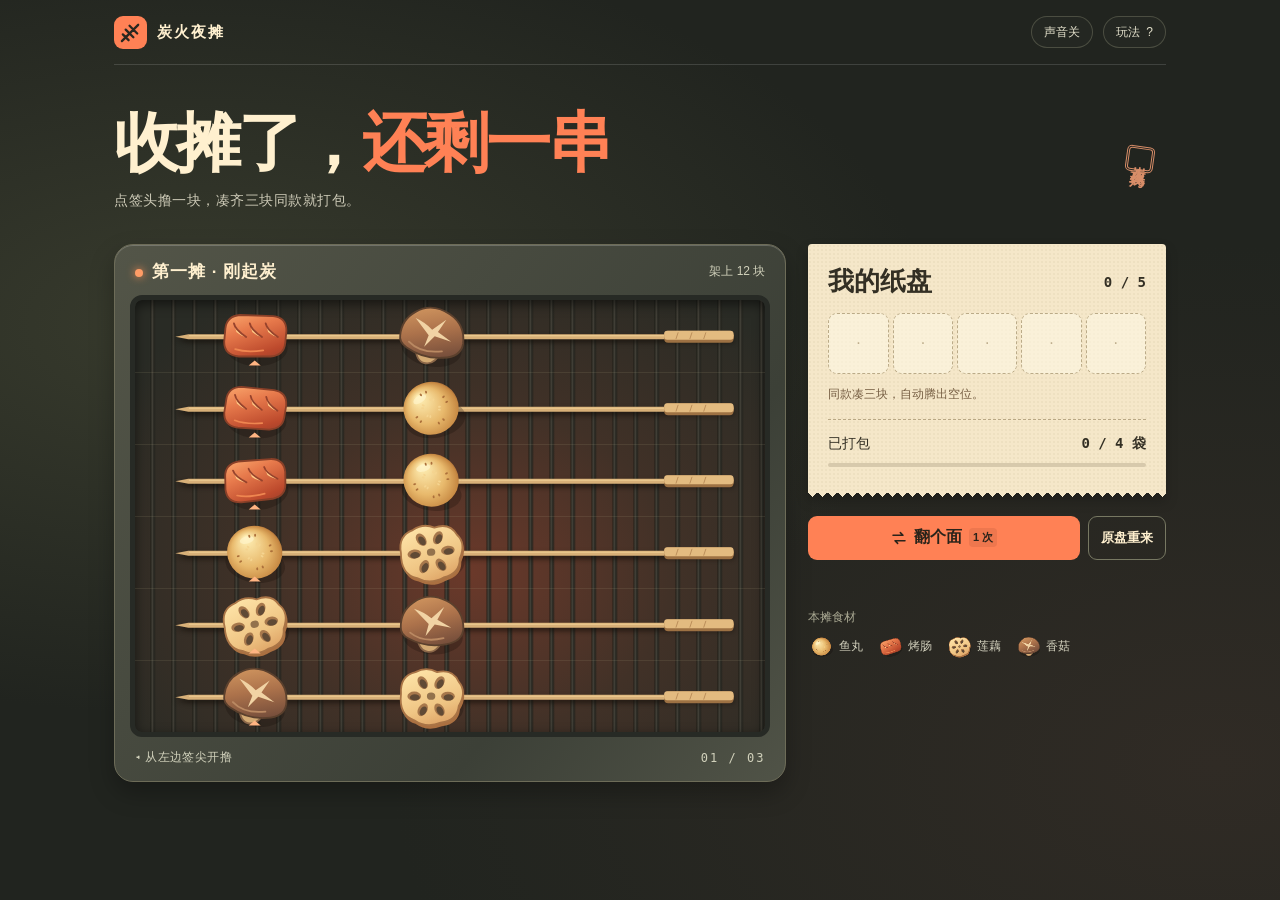
<file: skewer-stall-demo.html>
<!doctype html><html lang="zh-CN"><head><meta charset="utf-8"><meta name="viewport" content="width=device-width,initial-scale=1"><meta name="theme-color" content="#22251f"><title>收摊了，还剩一串 · 炭火夜摊</title><style>
*{box-sizing:border-box} :root{--cream:#fff0cf;--paper:#f5e7c9;--hot:#ff8155;--ink:#332f24;--muted:#b3b09b}body{margin:0;background:radial-gradient(ellipse at 15% 36%,#383b2d 0,transparent 48%),radial-gradient(ellipse at 95% 85%,#302b25,transparent 48%),#21241f;color:var(--cream);font-family:"PingFang SC","Microsoft YaHei",sans-serif;min-height:100vh}button{font:inherit;cursor:pointer;color:inherit}button:focus-visible{outline:3px solid #ffb261;outline-offset:3px}button:disabled{cursor:default}main{max-width:1120px;margin:auto;padding:0 34px 24px}header{height:65px;display:flex;align-items:center;justify-content:space-between;border-bottom:1px solid #ffffff23}.brand,.topactions,.row,.tools,.trayTop,.legend,.hero,.controls{display:flex;align-items:center}.brand{gap:10px;font-size:15px;font-weight:750;letter-spacing:2px}.mark{width:33px;height:33px;background:var(--hot);color:#292720;border-radius:9px;display:grid;place-items:center}.mark svg{width:23px}.topactions{gap:10px}.mini{border:1px solid #77796578;background:#ffffff04;border-radius:30px;padding:6px 12px;font-size:12px;color:#e4e1cc;display:inline-flex;align-items:center;gap:7px;min-height:32px}.mini svg,.flip svg{width:16px;height:16px}.hero{justify-content:space-between;gap:20px;padding:32px 0 28px}.hero h1{font-size:clamp(36px,5.1vw,66px);line-height:1.12;letter-spacing:-3px;font-weight:950;margin:0;font-family:"Songti SC","STSong","Noto Serif CJK SC",serif}.hero em{color:var(--hot);font-style:normal}.hero p{font-size:14px;color:#ccc9b6;margin:12px 0 0;letter-spacing:.5px}.stamp{border:3px double #d88e69;border-radius:5px;writing-mode:vertical-rl;letter-spacing:2px;color:#d88e69;padding:6px 3px;font: bold 15px/1.05 "Songti SC",serif;transform:rotate(8deg);margin-right:12px}.layout{display:grid;grid-template-columns:minmax(0,1.88fr) minmax(292px,1fr);gap:22px;align-items:start}.grill{border:1px solid #6d6c58;border-radius:19px;background:linear-gradient(130deg,#535548,#3c4037 70%,#505347);padding:15px;box-shadow:0 11px 24px #0004,inset 0 1px #ffffff33}.grillhead,.grillfoot{display:flex;align-items:center;justify-content:space-between;padding:0 5px}.grillhead{margin-bottom:12px}.grillhead strong{font-size:17px;letter-spacing:1px}.grillhead span,.grillfoot{font-size:12px;color:#d1d1bb}.lamp{display:inline-block;width:8px;height:8px;border-radius:50%;background:#ff9c66;box-shadow:0 0 9px #ff9153;margin-right:9px}.bed{border:5px solid #272a25;border-radius:12px;overflow:hidden;background:repeating-linear-gradient(90deg,transparent 0 15px,#171812c7 16px,#49463d 17px,#25251f 19px,transparent 21px),radial-gradient(ellipse at 53% 63%,#6b392a,#413127 43%,#292b25 88%);box-shadow:inset 0 4px 12px #0008}.skewer{height:64px;border:0;padding:0;width:100%;position:relative;display:block;background:transparent;text-align:left;touch-action:manipulation}.skewer+.skewer{border-top:1px solid #b1ac8221}.skewer:enabled:hover{background:#ffdf7b14}.skewer:focus-visible{outline-offset:-3px}.skewer:disabled{opacity:.33}.skewer canvas{width:100%;height:100%;display:block}.flipping .skewer:enabled{background:#ff9c4522}.grillfoot{margin-top:12px;letter-spacing:.4px}.grillfoot span:last-child{font-family:ui-monospace,monospace;letter-spacing:2px}.ticket{color:var(--ink);background:radial-gradient(#bbab851f .7px,transparent .9px) 0 0/4px 4px,var(--paper);padding:22px 20px 26px;position:relative;filter:drop-shadow(0 6px 6px #0003);border-radius:4px 4px 0 0}.ticket:after{position:absolute;content:"";height:8px;bottom:-7px;left:0;right:0;background:linear-gradient(135deg,var(--paper) 25%,transparent 25%) -5px 0/10px 10px,linear-gradient(225deg,var(--paper) 25%,transparent 25%) -5px 0/10px 10px}.trayTop{justify-content:space-between}.trayTop h2{font:900 26px/1.2 "Songti SC",serif;margin:0}.count{font:700 14px ui-monospace,monospace}.slots{display:grid;grid-template-columns:repeat(5,1fr);gap:4px;margin:16px 0 12px}.slot{aspect-ratio:1;display:grid;place-items:center;border:1.4px dashed #bbab88;border-radius:9px;background:#fff9e78a;color:#bfaf8e}.slot.full{border-style:solid;background:#fff3d9}.slot canvas{width:100%;height:100%}.tip{font-size:12px;min-height:18px;margin:0 0 15px;color:#775f44}.packed{border-top:1px dashed #b9a885;padding-top:15px;display:flex;justify-content:space-between;font-size:14px}.packed b{font-family:ui-monospace,monospace}.bar{height:4px;background:#d7c9ac;border-radius:9px;margin-top:10px;overflow:hidden}.bar i{display:block;height:100%;background:#af5835;transition:width .2s}.controls{margin-top:23px;gap:8px}.flip,.reset,.primary{border:0;border-radius:9px;min-height:44px;font-weight:700}.flip,.primary{background:var(--hot);color:#29231a}.flip{display:flex;align-items:center;justify-content:center;gap:7px;flex:1}.flip small{font-size:11px;background:#7a351d20;border-radius:4px;padding:2px 4px}.flip:disabled{background:#605f50;color:#cecab7}.reset{padding:0 12px;border:1px solid #777862;background:transparent;font-size:13px}.legend{gap:7px 14px;flex-wrap:wrap;margin:22px 0 0}.legend span{display:flex;align-items:center;color:#cfcdba;font-size:12px;gap:4px}.legend canvas{width:27px;height:27px}.legendTitle{font-size:12px;color:#aaa993;margin:0 0 -15px;margin-top:22px}.msg{color:#ffbe8f;font-size:13px;min-height:18px;margin:9px 0 0}.veil{position:fixed;inset:0;z-index:8;display:grid;place-items:center;background:#141611be;padding:22px}.veil[hidden]{display:none}.dialog{background:var(--paper);color:var(--ink);border-radius:16px;padding:27px;max-width:360px;width:100%;box-shadow:0 18px 70px #0008}.dialog h2{font:900 30px "Songti SC",serif;margin:0 0 12px}.dialog p{line-height:1.8;font-size:15px;margin:0 0 20px;white-space:pre-line}.primary{padding:0 20px;width:100%}.flight{position:fixed;width:46px;height:46px;z-index:5;pointer-events:none}.pop{animation:pop .28s ease-out}@keyframes pop{50%{transform:scale(1.07)}}
@media(min-width:760px) and (min-height:800px){.hero{padding:42px 0 34px}.skewer{height:72px}}@media(max-width:759px){main{max-width:600px;padding:0 14px 15px}header{height:47px}.brand{font-size:13px}.mark{width:27px;height:27px}.mini{min-height:30px;padding:4px 9px}.hero{padding:17px 2px 15px}.hero h1{font-size:clamp(29px,7.8vw,43px);letter-spacing:-1.5px}.hero p{font-size:12px;margin-top:7px}.stamp{font-size:12px;margin-right:3px}.layout{display:block}.grill{padding:8px;border-radius:13px}.grillhead{margin:0 2px 6px}.grillhead strong{font-size:14px}.grillhead span,.grillfoot{font-size:10px}.grillfoot{margin-top:6px}.skewer{height:clamp(38px,6.6svh,54px)}.bed{border-width:3px}.side{margin-top:12px}.ticket{padding:10px 14px 12px;display:grid;grid-template-columns:1fr 102px;gap:0 12px}.trayTop,.slots,.tip{grid-column:1}.trayTop h2{font-size:20px}.slots{margin:7px 0 3px;max-width:285px}.slot{max-height:47px}.tip{margin:0;min-height:15px;font-size:10px}.packed{border:0;border-left:1px dashed #b9a885;padding:0 0 0 10px;grid-column:2;grid-row:1/3;flex-direction:column;justify-content:center;gap:4px}.packed b{font-size:18px}.bar{grid-column:2;grid-row:3;margin:4px 0 0 10px}.controls{margin-top:15px}.flip,.reset{min-height:40px}.legend,.legendTitle{display:none}.msg{margin:5px 0 0}.count{font-size:12px}}@media(prefers-reduced-motion:reduce){*,*:before,*:after{animation-duration:.001s!important;transition:none!important}}
</style></head><body><main><header><div class="brand"><span class="mark"><svg viewBox="0 0 24 24" fill="none" stroke="currentColor" stroke-width="2.4" stroke-linecap="round"><path d="M3 21 20 4m-9 1 8 8M7 9l8 8M4 14l6 6"/></svg></span>炭火夜摊</div><div class="topactions"><button class="mini" id="sound" aria-pressed="false">声音关</button><button class="mini" id="help">玩法&nbsp; ?</button></div></header><section class="hero"><div><h1>收摊了，<em>还剩一串</em></h1><p>点签头撸一块，凑齐三块同款就打包。</p></div><span class="stamp">炭火现烤</span></section><div class="layout"><section class="grill" aria-label="烤架"><div class="grillhead"><strong><i class="lamp"></i><b id="level"></b></strong><span id="remain"></span></div><div class="bed" id="bed"></div><div class="grillfoot"><span id="direction">◂ 从左边签尖开撸</span><span id="boardNo"></span></div></section><section class="side"><div class="ticket"><div class="trayTop"><h2>我的纸盘</h2><strong class="count" id="count"></strong></div><div class="slots" id="slots"></div><p class="tip" id="tip" role="status"></p><div class="packed">已打包<b id="packed"></b></div><div class="bar"><i id="bar"></i></div></div><div class="controls"><button class="flip" id="flip"><svg viewBox="0 0 24 24" fill="none" stroke="currentColor" stroke-width="2.3" stroke-linecap="round" stroke-linejoin="round"><path d="M3 8h15l-4-4M21 16H6l4 4"/></svg><span id="flipText">翻个面</span><small id="uses"></small></button><button class="reset" id="reset">原盘重来</button></div><p class="msg" id="msg" role="status"></p><p class="legendTitle">本摊食材</p><div class="legend" id="legend"></div></section></div></main><div class="veil" id="veil" hidden><section class="dialog" role="dialog" aria-modal="true" aria-labelledby="modalTitle"><h2 id="modalTitle"></h2><p id="modalBody"></p><button id="modalBtn" class="primary"></button></section></div><script>
const $=id=>document.getElementById(id);
const names=['鱼丸','烤肠','莲藕','香菇','青椒'];
const boards=[[[1,3],[1,0],[1,0],[0,2],[2,3],[3,2]],[[2,2,3,1],[3,0,1,1],[1,0,2,0],[0,2,1,0],[3,3,2,3],[2,3,1,0]],[[4,3,0,4,1],[2,1,4,4,3],[3,0,3,1,2],[2,2,0,2,2],[1,1,4,0,1],[3,4,3,0,0]]];
const titles=['第一摊 · 刚起炭','第二摊 · 饭点到了','第三摊 · 最后一桌'];
let stage=0,rows=[],tray=[],packs=0,flips=1,turning=false,phase='play',audible=false,ac,action,lastFocus;
const reduce=matchMedia('(prefers-reduced-motion: reduce)');
function ellipse(c,x,y,a,b,color,rot=0){c.beginPath();c.ellipse(x,y,a,b,rot,0,Math.PI*2);c.fillStyle=color;c.fill()}
function shape(c,path,fill,stroke,width=1.5){let p=new Path2D(path);c.fillStyle=fill;c.fill(p);if(stroke){c.strokeStyle=stroke;c.lineWidth=width;c.stroke(p)}}
function line(c,path,col,w){c.strokeStyle=col;c.lineWidth=w;c.lineCap='round';c.stroke(new Path2D(path))}
function grad(c,stops){const g=c.createLinearGradient(-10,-26,9,28);stops.forEach(([i,col])=>g.addColorStop(i,col));return g}
function food(c,id,x,y,s,angle=0){c.save();c.translate(x,y);c.scale(s,s);c.rotate(angle);ellipse(c,2,10,25,15,'#140e0a42');c.lineJoin='round';
if(id===0){let g=c.createRadialGradient(-9,-11,1,0,4,27);g.addColorStop(0,'#fff0b6');g.addColorStop(.55,'#e8b96c');g.addColorStop(.86,'#c78943');g.addColorStop(1,'#8c552d');ellipse(c,0,0,23,22,g);ellipse(c,-8,-9,6,3,'#fff5cbad',-.4);for(let i=0;i<16;i++){const a=i*2.4,r=7+(i*7%14);ellipse(c,Math.cos(a)*r,Math.sin(a)*r,1.25,.8,i%2?'#ac703b':'#f5d490',a)}}
if(id===1){shape(c,'M-24 -6 Q-23 -16 -12 -17 L15 -16 Q26 -15 26 -4 L25 6 Q24 16 13 17 L-13 17 Q-25 16 -25 5Z',grad(c,[[0,'#ffb174'],[.36,'#e77a4c'],[.76,'#bc492c'],[1,'#913b2b']]),'#8a4028');for(const x of [-14,-1,12]){c.save();c.translate(x,0);shape(c,'M-3 -10 Q0 -5 7 1 Q4 1 -1 -3Z','#ffcb87');line(c,'M-3 -10 Q-2 -5 7 1','#97422c',1.5);c.restore()}line(c,'M-16 11 Q-7 14 7 12','#ef8650',1.4)}
if(id===2){const path='M-25 -2 Q-26 -17 -13 -20 Q-4 -25 5 -20 Q18 -23 23 -12 Q30 -4 23 8 Q22 20 8 22 Q-4 27 -14 20 Q-27 16 -25 -2Z';c.save();c.translate(1,3);shape(c,path,'#ab7041');c.restore();shape(c,path,grad(c,[[0,'#ffe6aa'],[.63,'#efc584'],[1,'#db9d60']]),'#a97446');for(let i=0;i<6;i++){let a=i*Math.PI/3;ellipse(c,14*Math.cos(a),13*Math.sin(a),5.7,3.8,'#a7784c',a);ellipse(c,14*Math.cos(a)+.5,13*Math.sin(a)+1,4.1,2.6,'#604a35',a)}ellipse(c,0,0,3.5,3,'#93724c')}
if(id===3){shape(c,'M-12 6 Q-10 22 -2 23 Q7 24 11 10Z','#d4ab74','#8a6648');shape(c,'M-25 4 Q-26 -9 -16 -17 Q-4 -27 12 -20 Q26 -14 27 2 Q27 13 13 16 Q-3 20 -18 13 Q-25 10 -25 4Z',grad(c,[[0,'#d49961'],[.42,'#ac724b'],[.8,'#79503c'],[1,'#513b2c']]),'#5b402d');shape(c,'M-15 -12 Q-7 -10 0 -5 L10 -15 L5 -4 L17 2 L3 0 L-4 10 L-2 0Z','#f1d3a4');line(c,'M-17 8 Q-6 16 11 11','#ba8962',1.5)}
if(id===4){shape(c,'M-24 -7 Q-27 -15 -15 -17 Q-9 -24 -2 -17 Q7 -22 13 -14 Q25 -15 24 -2 L22 11 Q19 18 10 14 Q0 22 -7 14 Q-19 17 -22 8Z',grad(c,[[0,'#bdc975'],[.4,'#88a047'],[.7,'#657c34'],[1,'#455e2a']]),'#4e6033');line(c,'M-11 -11 Q-7 -2 -11 9 M4 -12 Q11 -5 6 9','#c1cd77',2.7)}c.restore()}
function miniFood(el,id){const c=el.getContext('2d');el.width=96;el.height=96;food(c,id,48,48,1.45,id===1?-.32:-.11)}
function drawRow(btn,i){const canvas=btn.firstChild,w=btn.clientWidth,h=btn.clientHeight,d=Math.min(devicePixelRatio||1,3);if(!w||!h)return;canvas.width=w*d;canvas.height=h*d;const c=canvas.getContext('2d');c.scale(d,d);let y=h*.51;const sx=w*.064,end=w*.95;c.save();c.shadowColor='#130d08bd';c.shadowBlur=5;c.shadowOffsetY=3;shape(c,'M'+sx+' '+y+' L'+(sx+13)+' '+(y-2.5)+' L'+end+' '+(y-2.5)+' L'+end+' '+(y+2.5)+' L'+(sx+13)+' '+(y+2.5)+'Z','#d8b078');c.restore();line(c,'M'+(sx+14)+' '+(y-1)+' H'+end,'#f0cf94',1);let grip=w*.84,gw=end-grip;c.fillStyle='#9d7143';c.beginPath();c.roundRect(grip,y-6,gw,12,4);c.fill();c.fillStyle='#e3bb80';c.beginPath();c.roundRect(grip,y-6,gw,9,3);c.fill();for(let k=1;k<4;k++)line(c,'M'+(grip+gw*k/5)+' '+(y-4)+' l-2 6','#b78956',.9);
const n=boards[stage][i].length,start=w*.19,space=(w*.56)/Math.max(n-1,2),size=Math.min(h/59,space/57,1.36);rows[i].forEach((v,j)=>{let x=start+(n-rows[i].length+j)*space;food(c,v,x,y-1,size,Math.sin(i*2.8+j*1.7)*.18);if(j===0){c.fillStyle='#ffb482';c.beginPath();c.moveTo(x-6,y+h*.4);c.lineTo(x+6,y+h*.4);c.lineTo(x,y+h*.4-5);c.fill()}})}
function drawAll(){[...$('bed').children].forEach(drawRow)}
function tone(freq,dur=.08){if(!audible)return;try{ac??=new (window.AudioContext||window.webkitAudioContext)();if(ac.state==='suspended')ac.resume().catch(()=>{});const o=ac.createOscillator(),g=ac.createGain();o.type='sine';o.frequency.value=freq;g.gain.setValueAtTime(.055,ac.currentTime);g.gain.exponentialRampToValueAtTime(.001,ac.currentTime+dur);o.connect(g);g.connect(ac.destination);o.start();o.stop(ac.currentTime+dur)}catch{}}
function modal(title,body,btn,fn){lastFocus=document.activeElement;$('modalTitle').textContent=title;$('modalBody').textContent=body;$('modalBtn').textContent=btn;action=fn;$('veil').hidden=false;document.querySelector('main').inert=true;$('modalBtn').focus()}
function closeModal(){document.querySelector('main').inert=false;$('veil').hidden=true;if(lastFocus?.isConnected&&!lastFocus.disabled)lastFocus.focus({preventScroll:true})}
$('modalBtn').onclick=()=>{closeModal();action?.()};
function render(note=''){const remaining=rows.flat().length,total=boards[stage].flat().length;$('level').textContent=titles[stage];$('boardNo').textContent='0'+(stage+1)+' / 03';$('remain').textContent='架上 '+remaining+' 块';$('count').textContent=tray.length+' / 5';$('tip').textContent=note||(tray.length===4?'只剩一格，找能凑齐的那一块！':'同款凑三块，自动腾出空位。');$('packed').textContent=packs+' / '+total/3+' 袋';$('bar').style.width=(packs*300/total)+'%';$('uses').textContent=flips+' 次';$('flip').disabled=!flips||phase!=='play';$('flipText').textContent=turning?'取消翻面':'翻个面';$('flip').setAttribute('aria-pressed',String(turning));$('bed').classList.toggle('flipping',turning);$('direction').textContent=turning?'↔ 点一根签，把两端对调':'◂ 从左边签尖开撸';$('slots').replaceChildren();for(let j=0;j<5;j++){let slot=document.createElement('div');slot.className='slot';if(j<tray.length){slot.classList.add('full');slot.setAttribute('aria-label',names[tray[j]]);let el=document.createElement('canvas');miniFood(el,tray[j]);slot.append(el)}else slot.textContent='·';$('slots').append(slot)}
[...$('bed').children].forEach((b,i)=>{b.disabled=phase!=='play'||rows[i].length<(turning?2:1);b.setAttribute('aria-label','第'+(i+1)+'串，'+(rows[i].map(v=>names[v]).join('、')||'已清空'));drawRow(b,i)})}
function fly(v,btn,slotIndex,beforeLength){if(reduce.matches)return;const r=btn.getBoundingClientRect(),t=$('slots').children[slotIndex].getBoundingClientRect(),n=boards[stage][Number(btn.dataset.i)].length;const x=r.x+r.width*(.19+.56*(n-beforeLength)/Math.max(n-1,2)),y=r.y+r.height/2,el=document.createElement('canvas');miniFood(el,v);el.className='flight';el.style.left=x-23+'px';el.style.top=y-23+'px';document.body.append(el);let dx=t.x+t.width/2-x,dy=t.y+t.height/2-y;el.animate([{transform:'translate(0,0) scale(1.1)'},{transform:'translate('+dx+'px,'+dy+'px) scale(.72)',opacity:.15}],{duration:230,easing:'ease-out'}).onfinish=()=>el.remove()}
function take(i){if(phase!=='play'||!$('veil').hidden||!rows[i].length)return;const r=rows[i];if(turning){if(r.length<2)return;r.reverse();flips=0;turning=false;tone(330);$('msg').textContent='签子已掉头，现在先撸'+names[r[0]]+'。';render();return}let n=r.length,v=r.shift(),slot=tray.length;tray.push(v);let matched=tray.filter(t=>t===v).length===3;let note='';if(matched){tray=tray.filter(t=>t!==v);packs++;note='三块'+names[v]+'，打包出餐！';tone(780,.16)}else tone(390+slot*42);$('msg').textContent='';if(rows.every(a=>!a.length))phase='won';else if(tray.length===5)phase='lost';render(note);fly(v,$('bed').children[i],slot,n);if(matched&&!reduce.matches){$('packed').animate([{transform:'scale(1.13)'},{transform:'scale(1)'}],{duration:230})}if(phase==='lost')modal('纸盘满啦','这次打包了 '+packs+' 袋。最后放进盘里的是'+names[v]+'，换个顺序再撸一次。','原盘再来',()=>start(stage));if(phase==='won'){let last=stage===boards.length-1;modal(last?'今晚收摊！':'这一摊清空了！',last?'三摊都清空了。最后一串打包，熄炭回家。':'热腾腾的 '+packs+' 袋都打包好了。下一摊的串更长，记得留个空位。',last?'重新开摊':'去下一摊',()=>start(last?0:stage+1))}}
function start(s){stage=s;rows=boards[s].map(r=>r.slice());tray=[];packs=0;flips=1;turning=false;phase='play';$('msg').textContent='';$('legend').replaceChildren();[...new Set(boards[s].flat())].sort().forEach(id=>{let span=document.createElement('span'),el=document.createElement('canvas');miniFood(el,id);span.append(el,names[id]);$('legend').append(span)});render()}
for(let i=0;i<6;i++){const b=document.createElement('button');b.className='skewer';b.dataset.i=i;b.append(document.createElement('canvas'));b.onclick=()=>take(i);$('bed').append(b)}
$('flip').onclick=()=>{if(!flips||phase!=='play')return;turning=!turning;$('msg').textContent=turning?'选一根至少有两块食材的签子掉头。':'';render()};$('reset').onclick=()=>start(stage);$('help').onclick=()=>modal('怎么撸串？','点一根签子，左边第一块食材就会落进纸盘。\n\n凑齐三块同款就打包。盘里有五块还没凑齐，摊子就忙不过来了。\n\n每摊能翻一次签。先点「翻个面」，再点一根签子，末尾的食材就转到最前面。','开撸',null);$('sound').onclick=()=>{audible=!audible;$('sound').textContent=audible?'声音开':'声音关';$('sound').setAttribute('aria-pressed',String(audible));tone(560)};window.addEventListener('resize',drawAll);start(0);
</script></body></html>
</file>
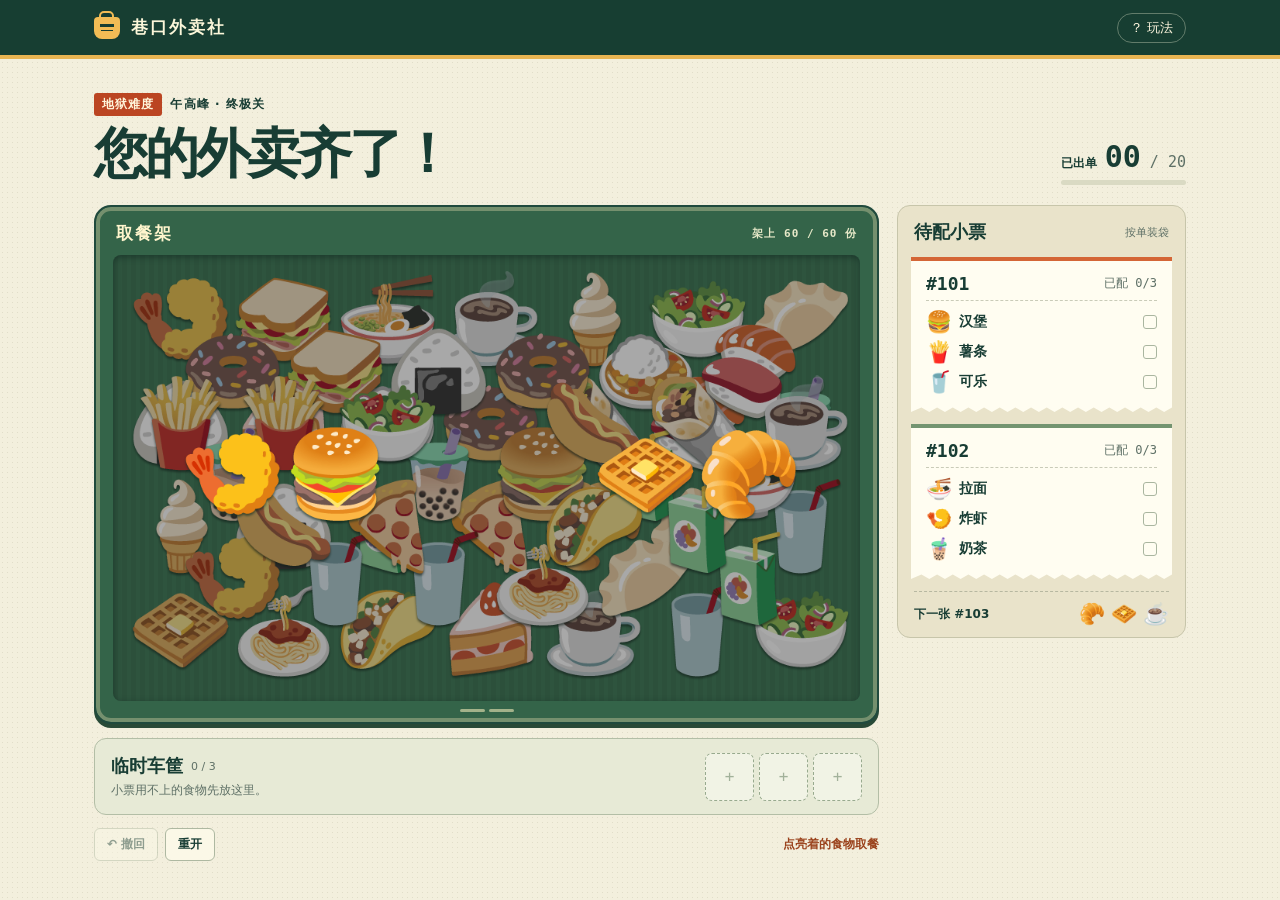
<file: takeout-demo.html>
<!doctype html>
<html lang="zh-CN"><head><meta charset="utf-8"><meta name="viewport" content="width=device-width,initial-scale=1,viewport-fit=cover"><title>您的外卖齐了 · 午高峰</title>
<style>
:root{--ink:#183d34;--muted:#5e7066;--line:#c7cebc;--paper:#fffdf1;--orange:#bb4522;--sans:"PingFang SC","Microsoft YaHei",system-ui,sans-serif;--mono:"SFMono-Regular",Consolas,monospace;--emoji:"Apple Color Emoji","Segoe UI Emoji","Noto Color Emoji",sans-serif}
*{box-sizing:border-box}body{margin:0;color:var(--ink);font-family:var(--sans);background-color:#f3efdd;background-image:radial-gradient(#bfbba455 .7px,transparent .8px);background-size:5px 5px}button{font:inherit;cursor:pointer;color:inherit;-webkit-tap-highlight-color:transparent}button:focus-visible{outline:3px solid #4293dd;outline-offset:2px}button:disabled{cursor:default}button:hover:enabled{filter:brightness(1.045)}header{background:#173e32;color:#fbf6d9;border-bottom:4px solid #e8b452} .head{max-width:1140px;margin:auto;height:55px;display:flex;align-items:center;justify-content:space-between;padding:0 24px}.brand{font-size:17px;font-weight:900;letter-spacing:2px;display:flex;align-items:center;gap:11px}.brandmark{width:26px;height:22px;background:#f2bc55;border-radius:4px 4px 8px 8px;position:relative}.brandmark:before{content:"";position:absolute;width:11px;height:6px;border:2px solid #f2bc55;border-radius:5px 5px 0 0;left:5px;top:-6px}.brandmark:after{content:"";position:absolute;background:#173e32;top:7px;left:6px;width:14px;height:3px;box-shadow:0 5px 0 -1px #173e32}.head button{background:none;border:1px solid #a3b39c88;color:#fff7df;padding:5px 12px;border-radius:30px;font-size:13px}.wrap{max-width:1140px;margin:auto;padding:26px 24px 22px}.intro{display:flex;align-items:end;justify-content:space-between;margin-bottom:20px;gap:10px}.eyebrow{display:flex;align-items:center;gap:8px;font-size:12px;font-weight:800;letter-spacing:1.1px}.heat{color:#fff6db;background:var(--orange);padding:3px 8px;border-radius:3px}.title{font-size:clamp(31px,4.3vw,54px);font-weight:950;letter-spacing:-3px;line-height:1.15;margin:7px 0 0}.progress{text-align:right;min-width:120px}.progress small{font-size:12px;font-weight:700}.count{font:700 30px var(--mono);margin-left:8px}.count i{font:normal 15px var(--mono);color:var(--muted)}.meter{background:#dadac3;height:5px;margin-top:6px;border-radius:5px;overflow:hidden}.meter span{display:block;height:100%;background:#cc5a29;transition:width .25s}.layout{display:grid;grid-template-columns:minmax(0,1fr) 289px;gap:18px;align-items:start}.left,.side{min-width:0}.rack{border-radius:17px;border:2px solid #204a3d;background:#346449;box-shadow:inset 0 0 0 4px #75906e,0 4px 0 #294a37;padding:15px 17px 10px}.rail,.baskethead,.sidehead,.tickethead,.tools,.slotline{display:flex;align-items:center;justify-content:space-between;gap:8px}.rail{color:#fff5cd;margin:0 3px 10px}.rail strong{font-size:17px;letter-spacing:2px}.rail small{font:600 11px var(--mono);letter-spacing:1px;color:#e6e8c8}.bed{background:repeating-linear-gradient(90deg,#2c503b 0 5px,#2e543e 5px 9px);border-radius:8px;box-shadow:inset 0 2px 6px #142c24aa;padding:14px 12px 19px}.board{position:relative;aspect-ratio:7/4;container-type:inline-size;isolation:isolate}.tile{position:absolute;display:grid;place-items:center;width:13.43%;height:23.5%;padding:0;border:0;background:transparent;appearance:none;user-select:none;touch-action:manipulation}.tile .food{font:normal 11.7cqw/1 var(--emoji);filter:drop-shadow(0 2px 1px #102e22a6);pointer-events:none}.tile.covered{filter:brightness(.66) saturate(.65);pointer-events:none}.tile.unfit{filter:brightness(.60) saturate(.5)}.tile:enabled:hover .food{transform:scale(1.04)}.tile:enabled:active .food{transform:scale(.95)}.tile.guide .food,.tile:focus-visible .food{filter:drop-shadow(1px 0 0 #fff3bc) drop-shadow(-1px 0 0 #fff3bc) drop-shadow(0 0 3px #ffaf18) drop-shadow(0 0 4px #ffad13)}.tile:focus-visible{outline:0}.lip{height:11px;display:flex;align-items:end;justify-content:center;gap:4px}.lip:before,.lip:after{content:"";width:25px;height:3px;border-radius:5px;background:#a3b28a}.basket{margin-top:14px;border:1px solid #b3bea6;background:#e7ead6;border-radius:12px;padding:11px 16px;display:flex;gap:17px;align-items:center;min-height:77px}.basketcopy{flex:1}.baskethead{justify-content:start}.basket strong,.sidehead strong{font-size:18px;font-weight:900}.basket small,.sidehead small{color:var(--muted);font-size:11px}.basket p{font-size:12px;margin:4px 0 0;color:var(--muted)}.slots{display:flex;gap:5px}.slot{border:1px dashed #98aa8e;border-radius:7px;width:49px;height:48px;display:grid;place-content:center;text-align:center;font:16px var(--mono);color:#a2b19a;background:#f1f3e5}.slot.full{background:#fff9e5;border:1px solid #beb993;color:var(--ink)}.slot b{font:23px/1.05 var(--emoji)}.slot small{font:700 10px var(--sans)}.side{padding:14px 13px 11px;border:1px solid #c7c5aa;border-radius:13px;background:#e9e3ca}.sidehead{margin:0 3px 13px}.tickets{display:grid;gap:12px}.ticket{position:relative;padding:12px 15px 15px;background:var(--paper);border-top:4px solid #d46636;filter:drop-shadow(0 2px 1px #655d391e);clip-path:polygon(0 0,100% 0,100% 97%,97% 100%,94% 97%,91% 100%,88% 97%,85% 100%,82% 97%,79% 100%,76% 97%,73% 100%,70% 97%,67% 100%,64% 97%,61% 100%,58% 97%,55% 100%,52% 97%,49% 100%,46% 97%,43% 100%,40% 97%,37% 100%,34% 97%,31% 100%,28% 97%,25% 100%,22% 97%,19% 100%,16% 97%,13% 100%,10% 97%,7% 100%,4% 97%,0 100%)}.ticket:nth-child(2){border-color:#739470}.tickethead{border-bottom:1px dashed #c9cbb8;padding-bottom:6px;margin-bottom:6px}.tickethead b{font:900 18px var(--mono)}.tickethead small{font:12px var(--mono);color:var(--muted)}.item{display:flex;align-items:center;gap:7px;font-size:14px;font-weight:700;height:30px}.item em,.preview span{font:normal 21px var(--emoji)}.item i{width:14px;height:14px;border:1px solid #aab6a0;margin-left:auto;border-radius:3px;font:700 11px/13px var(--sans);text-align:center}.item.packed{color:#748675}.item.packed i{background:#4e7356;border-color:#4e7356;color:white}.item.packed .itemname{text-decoration:line-through}.preview{border-top:1px dashed #b7b8a1;margin:12px 3px 0;padding-top:10px;display:flex;align-items:center;gap:6px;font-size:12px;font-weight:700}.preview b{margin-right:auto}.tools{margin-top:13px;min-height:32px}.actions{display:flex;gap:7px}.plain,.modalbtn{padding:7px 12px;border:1px solid #aeb8a1;background:#fbf8e7;border-radius:6px;font-size:12px;font-weight:700}.plain:disabled{opacity:.45}#notice{font-size:12px;color:#9b431d;font-weight:700}.overlay{position:fixed;inset:0;background:#13291fc4;display:grid;place-items:center;padding:18px;z-index:200}.overlay[hidden]{display:none}.modal{width:min(365px,100%);background:#fff9e7;border:2px solid var(--ink);border-radius:16px;box-shadow:5px 6px 0 #13291f;padding:25px}.modal h2{margin:0 0 12px;font-size:25px}.modal p{white-space:pre-line;line-height:1.75;font-size:14px;margin:0 0 18px}.modalbuttons{display:flex;flex-wrap:wrap;gap:7px}.modalbtn:first-child{background:var(--ink);color:#fff9e1}.fly{position:fixed;z-index:90;pointer-events:none;font:32px var(--emoji)}.stamp{animation:stamp .32s ease-out}@keyframes stamp{from{transform:scale(.97);background:#fff0b3}to{transform:none}}@media(min-width:1250px){.wrap{padding-top:34px}}
@media(max-width:800px){.layout{grid-template-columns:minmax(0,1fr) 218px;gap:12px}.wrap{padding:20px 14px}.rack{padding:12px 10px 8px}.bed{padding:10px 7px 14px}.side{padding:10px}.slot{width:38px;height:42px}.basket{padding:9px;gap:5px}.head{padding:0 15px}}
@media(max-width:640px){.head{height:42px}.brand{font-size:14px}.brandmark{transform:scale(.79)}.wrap{padding:13px 9px 15px}.intro{margin-bottom:10px}.title{font-size:30px;letter-spacing:-1.5px;margin-top:3px}.eyebrow{font-size:10px}.count{font-size:22px}.progress{min-width:92px}.layout,.left,.side{display:contents}.wrap{display:flex;flex-direction:column}.intro{order:0}.sidehead{display:none}.tickets{order:1;grid-template-columns:1fr 1fr;gap:7px;margin-bottom:9px}.ticket{padding:5px 8px 9px;border-top-width:3px;background:#fffcf0}.tickethead{padding-bottom:3px;margin-bottom:2px}.tickethead b{font-size:14px}.tickethead small{font-size:10px}.items{display:flex;justify-content:space-around}.item{flex-direction:column;gap:0;height:auto;position:relative}.item em{font-size:21px}.item .itemname{font-size:10px}.item i{display:none}.item.packed:after{content:"✓";position:absolute;right:-5px;top:-2px;background:#416b4d;border-radius:50%;padding:0 2px;font-size:9px;color:white}.rack{order:2;padding:9px 7px 6px;border-radius:13px}.rail{margin:0 3px 5px}.rail strong{font-size:14px}.rail small{font-size:9px}.bed{padding:7px 4px 10px}.lip{height:6px}.basket{order:3;margin-top:10px;padding:8px 11px;min-height:63px}.basket strong{font-size:16px}.basket p{font-size:11px}.slot{width:38px;height:39px}.preview{order:4;padding:7px 3px 0;margin:8px 2px 0;justify-content:start}.preview b{margin-right:4px}.preview span{font-size:17px}.tools{order:5;margin-top:8px}.plain{padding:6px 10px}.board{aspect-ratio:7/4.7}.tile .food{font-size:12.5cqw}}
@media(prefers-reduced-motion:reduce){*,*:before,*:after{animation:none!important;transition:none!important}}
</style></head><body>
<header><div class="head"><div class="brand"><i class="brandmark" aria-hidden="true"></i>巷口外卖社</div><button id="help">？ 玩法</button></div></header>
<main class="wrap"><section class="intro"><div><div class="eyebrow"><span class="heat">地狱难度</span><span>午高峰 · 终极关</span></div><h1 class="title">您的外卖齐了！</h1></div><div class="progress"><small>已出单</small><span class="count" id="count"></span><div class="meter"><span id="bar"></span></div></div></section>
<div class="layout"><section class="left"><div class="rack"><div class="rail"><strong>取餐架</strong><small id="remaining"></small></div><div class="bed"><div class="board" id="board" aria-label="堆叠取餐架"></div></div><div class="lip"></div></div>
<div class="basket"><div class="basketcopy"><div class="baskethead"><strong>临时车筐</strong><small id="capacity"></small></div><p id="tip"></p></div><div class="slots" id="slots"></div></div>
<div class="tools"><div class="actions"><button class="plain" id="undo">↶ 撤回</button><button class="plain" id="restart">重开</button><button class="plain" hidden id="endguide">退出跟走</button></div><span role="status" id="notice"></span></div></section>
<aside class="side"><div class="sidehead"><strong>待配小票</strong><small>按单装袋</small></div><div class="tickets" id="tickets"></div><div class="preview" id="preview"></div></aside></div></main>
<div class="overlay" id="overlay" hidden><section class="modal" role="dialog" aria-modal="true" aria-labelledby="modalTitle"><h2 id="modalTitle"></h2><p id="modalText"></p><div class="modalbuttons" id="modalbuttons"></div></section></div>
<script>
const LEVEL={"foods":[["🍔","汉堡","red"],["🍟","薯条","yellow"],["🥤","可乐","red"],["🍕","披萨","red"],["🌭","热狗","yellow"],["🥪","三明治","green"],["🌮","塔可","yellow"],["🌯","卷饼","green"],["🥗","沙拉","green"],["🍝","意面","red"],["🍜","拉面","red"],["🍛","咖喱饭","yellow"],["🍣","寿司","green"],["🍙","饭团","green"],["🥟","饺子","yellow"],["🍤","炸虾","red"],["🥐","可颂","yellow"],["🧇","华夫饼","yellow"],["🍩","甜甜圈","pink"],["🍰","蛋糕","pink"],["🧋","奶茶","pink"],["🧃","果汁","green"],["☕","咖啡","yellow"],["🍦","冰淇淋","pink"]],"orders":[[0,1,2],[10,15,20],[16,17,22],[12,13,21],[3,8,2],[6,7,21],[14,14,20],[9,8,19],[4,1,2],[11,15,21],[5,18,22],[12,15,13],[0,18,20],[7,6,2],[10,14,23],[3,4,21],[16,19,22],[9,8,20],[11,13,23],[5,17,18]],"tiles":[[0,0,0,15],[1,0,0,5],[2,0,0,10],[3,0,0,22],[4,0,0,23],[5,0,0,8],[6,0,0,14],[0,1,0,13],[1,1,0,19],[2,1,0,11],[3,1,0,18],[4,1,0,7],[5,1,0,12],[6,1,0,20],[0,2,0,23],[1,2,0,13],[2,2,0,21],[3,2,0,3],[4,2,0,16],[5,2,0,14],[6,2,0,2],[0,3,0,17],[1,3,0,9],[2,3,0,6],[3,3,0,19],[4,3,0,22],[5,3,0,2],[6,3,0,8],[0.5,0.5,1,18],[1.5,0.5,1,5],[2.5,0.5,1,13],[3.5,0.5,1,18],[4.5,0.5,1,11],[5.5,0.5,1,12],[0.5,1.5,1,20],[1.5,1.5,1,20],[2.5,1.5,1,20],[3.5,1.5,1,0],[4.5,1.5,1,21],[5.5,1.5,1,10],[0.5,2.5,1,15],[1.5,2.5,1,2],[2.5,2.5,1,2],[3.5,2.5,1,9],[4.5,2.5,1,14],[5.5,2.5,1,21],[1,1,2,1],[2,1,2,8],[4,1,2,4],[5,1,2,7],[1,2,2,4],[2,2,2,3],[4,2,2,6],[5,2,2,21],[0,1,2,1],[6,1,2,22],[0.5,1.5,3,15],[1.5,1.5,3,0],[4.5,1.5,3,17],[5.5,1.5,3,16]],"solution":[57,56,51,42,47,36,54,59,30,55,58,49,53,39,33,45,13,27,6,20,52,46,44,26,48,37,31,10,32,43,24,28,0,3,38,12,29,50,41,34,17,11,7,23,19,40,4,35,15,2,8,16,18,5,25,1,22,21,14,9]};
const {foods,orders,tiles,solution}=LEVEL;
const cover=tiles.map(([x,y,z])=>tiles.flatMap(([xx,yy,zz],i)=>zz>z && Math.abs(x-xx)<.94 && Math.abs(y-yy)<.94 ? [i] : []));
function startGame(){
  return {taken:Array(tiles.length).fill(false),need:orders.map(o=>o.slice()),open:[0,1],next:2,basket:[],done:0,steps:0};
}
function exposed(s,i){return !s.taken[i] && cover[i].every(j=>s.taken[j]);}
function wants(s,f){return s.open.some(i=>s.need[i].includes(f));}
function playable(s,i){return exposed(s,i) && (s.basket.length<3 || wants(s,tiles[i][3]));}
function pack(s,f){
  for(const i of s.open){
    const k=s.need[i].indexOf(f);
    if(k>=0){s.need[i].splice(k,1);return true;}
  }
  return false;
}
function take(s,i){
  if(!playable(s,i))return false;
  s.taken[i]=true;s.steps++;
  const food=tiles[i][3];
  if(!pack(s,food))s.basket.push(food);
  while(s.open.some(o=>s.need[o].length===0)){
    const closed=s.open.filter(o=>s.need[o].length===0);
    s.done+=closed.length;
    s.open=s.open.filter(o=>s.need[o].length>0);
    for(const _ of closed)if(s.next<orders.length)s.open.push(s.next++);
    s.basket=s.basket.filter(f=>!pack(s,f));
  }
  return true;
}
function stalled(s){return s.done<orders.length && !tiles.some((_,i)=>playable(s,i));}

const $=id=>document.getElementById(id);
let state=startGame(),history=[],guided=false,restoreFocus=null;
const fmt=n=>String(n).padStart(2,'0');
function dialog(title,body,buttons){
  if($('overlay').hidden)restoreFocus=document.activeElement;
  $('modalTitle').textContent=title;$('modalText').textContent=body;
  const group=$('modalbuttons');group.replaceChildren();
  for(const [label,fn] of buttons){
    const b=document.createElement('button');b.className='modalbtn';b.textContent=label;
    b.onclick=()=>{closeDialog();fn();};group.append(b);
  }
  $('overlay').hidden=false;document.querySelector('main').inert=true;document.querySelector('header').inert=true;group.firstChild.focus();
}
function closeDialog(){
  $('overlay').hidden=true;document.querySelector('main').inert=false;document.querySelector('header').inert=false;
  if(restoreFocus?.isConnected)restoreFocus.focus({preventScroll:true});
}
$('overlay').addEventListener('keydown',e=>{
  if(e.key==='Tab'){
    const bs=[...$('modalbuttons').children],idx=bs.indexOf(document.activeElement);
    e.preventDefault();bs[(idx+(e.shiftKey?-1:1)+bs.length)%bs.length].focus();
  }
});
function card(i){
  const [x,y,z,f]=tiles[i],[emoji,name]=foods[f],b=document.createElement('button');
  b.className='tile';b.id='tile'+i;b.style.left=(x+.03)/7*100+'%';b.style.top=(y+.03)/4*100+'%';b.style.zIndex=z+1;
  b.setAttribute('aria-label',name+'，第'+(z+1)+'层');b.innerHTML='<span class="food">'+emoji+'</span>';
  b.onclick=()=>pick(i);return b;
}
const cards=tiles.map((_,i)=>card(i));$('board').append(...cards);
function draw(){
  cards.forEach((b,i)=>{
    const free=exposed(state,i),ok=playable(state,i);
    b.style.display=state.taken[i]?'none':'';b.classList.toggle('covered',!free);
    b.classList.toggle('unfit',free&&!ok);b.disabled=!ok;
    b.classList.toggle('guide',guided&&solution[state.steps]===i);
  });
  $('count').innerHTML=fmt(state.done)+'<i> / '+orders.length+'</i>';$('bar').style.width=(100*state.done/orders.length)+'%';
  $('remaining').textContent='架上 '+fmt(tiles.length-state.steps)+' / '+tiles.length+' 份';
  $('capacity').textContent=state.basket.length+' / 3';
  if(state.basket.length===3){
    const direct=new Set(tiles.filter((_,i)=>playable(state,i)).map(t=>foods[t[3]][1]));
    $('tip').textContent=direct.size?'可直接装袋：'+[...direct].join('、'):'当前露出的食物都不配单，可撤回。';
  }else{
    $('tip').textContent='小票用不上的食物先放这里。';
  }
  $('slots').innerHTML=Array.from({length:3},(_,j)=>{
    const f=state.basket[j];return f===undefined?'<div class="slot">+</div>':'<div class="slot full"><b>'+foods[f][0]+'</b><small>'+foods[f][1]+'</small></div>';
  }).join('');
  $('tickets').innerHTML=state.open.map(o=>{
    const packed=orders[o].slice();for(const f of state.need[o])packed.splice(packed.indexOf(f),1);
    const rows=orders[o].map(f=>{const j=packed.indexOf(f),ok=j>=0;if(ok)packed.splice(j,1);
      return '<div class="item '+(ok?'packed':'')+'"><em>'+foods[f][0]+'</em><span class="itemname">'+foods[f][1]+'</span><i aria-label="'+(ok?'已装袋':'待装袋')+'">'+(ok?'✓':'')+'</i></div>';
    }).join('');
    return '<article class="ticket"><div class="tickethead"><b>#'+String(101+o)+'</b><small>已配 '+(3-state.need[o].length)+'/3</small></div><div class="items">'+rows+'</div></article>';
  }).join('');
  const next=orders[state.next];
  $('preview').innerHTML=next?'<b>下一张 #'+(101+state.next)+'</b>'+next.map(f=>'<span title="'+foods[f][1]+'" aria-label="'+foods[f][1]+'">'+foods[f][0]+'</span>').join(''):'<b>小票已全部上墙</b>';
  $('undo').disabled=!history.length;$('endguide').hidden=!guided;
}
function fly(emoji,from,target){
  if(!target||matchMedia('(prefers-reduced-motion:reduce)').matches)return;
  const el=document.createElement('span');el.className='fly';el.textContent=emoji;
  const x=from.x+from.width/2-16,y=from.y+from.height/2-16;
  el.style.left=x+'px';el.style.top=y+'px';document.body.append(el);
  const motion=el.animate([{transform:'translate(0,0) scale(1)',opacity:1},{transform:'translate('+(target.x+target.width/2-16-x)+'px,'+(target.y+target.height/2-16-y)+'px) scale(.55)',opacity:.15}],{duration:260,easing:'ease-in'});
  motion.onfinish=()=>el.remove();
}
function pick(i){
  if(!$('overlay').hidden || !playable(state,i))return;
  if(guided && solution[state.steps]!==i)guided=false;
  const f=tiles[i][3],toOrder=state.open.findIndex(o=>state.need[o].includes(f)),r=cards[i].getBoundingClientRect();
  const order=state.open[toOrder];
  const target=toOrder<0?$('slots'):$('tickets').children[toOrder];
  const destination=target.getBoundingClientRect();
  history.push(JSON.stringify(state));const oldDone=state.done;take(state,i);draw();
  const ds=state.done-oldDone;
  fly(foods[f][0],r,destination);
  if(ds){$('tickets').classList.remove('stamp');void $('tickets').offsetWidth;$('tickets').classList.add('stamp');}
  $('notice').textContent=guided?'点发光的食物 · '+state.steps+'/60':ds?(ds>1?'连出 '+ds+' 单！':'叮！一单配齐。'):toOrder<0?'已暂存'+foods[f][1]:foods[f][1]+'已装入 #'+(101+order);
  if(state.done===orders.length){
    dialog('收工，全部出餐！','20 张小票全部配齐，60 份食物清台。'+(guided?'你已走完这关的一条完整解法。':'这一轮午高峰，被你拿下了。'),[['再来一局',()=>reset(false)],['看看清台',()=>{}]]);
  }else if(stalled(state)){
    dialog('暂时没有能配单的食物',(toOrder<0?foods[f][1]+'已暂存。':foods[f][1]+'已装入 #'+(101+order)+'。')+'剩下露出的食物都不配单，车筐也没有空位，可以撤回重选。',[['撤回一步',undo],['重新挑战',()=>reset(false)],['从头跟走',()=>reset(true)]]);
  }
}
function undo(){
  if(!history.length)return;
  state=JSON.parse(history.pop());draw();$('notice').textContent=guided?'点发光的食物':'已撤回一步';
}
function reset(guide){state=startGame();history=[];guided=guide;draw();$('notice').textContent=guide?'点发光的食物 · 0/60':'点亮着的食物取餐';}
$('undo').onclick=undo;
$('restart').onclick=()=>dialog('重新上架？','本局进度将重置，食物和小票顺序保持相同。',[['继续玩',()=>{}],['确认重开',()=>reset(false)]]);
$('help').onclick=()=>dialog('怎么取餐？','① 点没有被压住的食物，有需求的小票会自动装袋。同款优先配给较早的小票。\n② 两张小票同时配餐。多余的食物放进三格车筐，新单会自动取用。\n③ 筐满后仍可直接装袋。配齐 20 单就能清台，卡住时可以连续撤回。',[['知道了',()=>{}],['从头跟走解法',()=>dialog('从头跟走解法？','这会重置本局。每一步会标出一份可取的食物，跟着发光的食物能配完全部小票。点其他可取食物会退出跟走。',[['开始跟走',()=>reset(true)],['返回游戏',()=>{}]])]]);
$('endguide').onclick=()=>{guided=false;draw();$('notice').textContent='已退出跟走';};
reset(false);

</script></body></html>
</file>
<file: creek-inn/inn.css>
:root {
  color-scheme: light;
  --ink:#483b30;
  --cream:#fff5d8;
  --paper:#fff7e4;
  --edge:#ab7846;
  --olive:#506343;
  --serif:"Songti SC","STSong","Noto Serif CJK SC",serif;
  font-family:"PingFang SC","Microsoft YaHei",system-ui,sans-serif;
  color:var(--ink);
  background:#ebeccf;
}
* { box-sizing:border-box; }
body { margin:0; background:radial-gradient(ellipse at top,#dcebed 5%,#edf0d5 44%,#d9dfae 100%); }
[hidden] { display:none !important; }
h2,p { margin:0; }
button { color:inherit; font:inherit; cursor:pointer; touch-action:manipulation; }
button:disabled { cursor:default; }
button:focus-visible { outline:3px solid #a55b40; outline-offset:2px; }
img { display:block; user-select:none; }
.game {
  position:relative; isolation:isolate; container-type:inline-size;
  width:min(100%,580px); min-height:100dvh; margin:auto; background:#dce7c4;
  display:flex; flex-direction:column;
  box-shadow:0 0 44px #46563232;
}
.hud {
  position:sticky; z-index:8; top:0;
  padding:max(8px,env(safe-area-inset-top)) 12px 6px; background:#e2eedbf5;
  box-shadow:0 1px #78947759,0 5px 9px #52674a23; backdrop-filter:blur(8px);
}
.hud-main { display:flex; justify-content:space-between; gap:5px; align-items:center; }
.day,.wallet {
  border:1.5px solid var(--edge); border-radius:14px 11px 14px 11px; padding:.28em .64em;
  background:linear-gradient(#fff6d9,#f5dfb2); box-shadow:0 2px #c19862;
  white-space:nowrap; color:#68492c;
}
.day { font:900 clamp(14px,4.2cqw,22px)/1.2 var(--serif); }
.wallet { display:inline-flex; align-items:center; gap:.27em; font-weight:800; margin-left:auto; font-variant-numeric:tabular-nums; }
.wallet small { font-size:.72em; }
.leaf-coin { display:inline-block; flex:none; width:1.05em; height:1.05em; border:1px solid #a6742c; border-radius:50%; background:#f4cb69; box-shadow:inset 0 0 0 2px #f9e1a4; position:relative; }
.leaf-coin::after { content:""; position:absolute; inset:29%; border-radius:100% 10%; background:#6f874c; rotate:-18deg; }
.mini-button {
  display:grid; place-items:center; width:29px; min-height:29px; padding:0; border:1px solid #9c784f; border-radius:8px;
  background:#fff0ca; font-size:17px; font-weight:800;
}
.hud-strip { display:flex; justify-content:space-between; flex-wrap:wrap; gap:2px 6px; padding:5px 2px 2px; font-size:clamp(10px,3.1cqw,14px); color:#526344; font-weight:680; }
.hud-strip .urgent { color:#a14c34; }
.rent-progress { height:4px; border-radius:3px; background:#becb9e; overflow:hidden; }
.rent-progress i { display:block; height:100%; border-radius:inherit; background:#b88651; transition:width .23s; }
.rent-progress.met i { background:#73925d; }

.world { position:relative; flex:1; display:flex; flex-direction:column; background:#dfeacb; }
.roof { position:relative; }
.roof img,.floor img.floor-art { width:100%; }
.floor { position:relative; scroll-margin:92px 0 95px; }
.floor.new { animation:new-floor .75s ease-out; }
@keyframes new-floor { from { opacity:.35; transform:translateY(14px) scale(.98); } }
.floor-tag {
  position:absolute; z-index:3; top:3.7%; left:1.1%; display:inline-flex; gap:3px; align-items:center; pointer-events:none;
  border:1px solid #b78c5d; border-radius:5px 8px 5px 8px; padding:1px 5px; color:#6d5131;
  background:#fff0ca; font:800 clamp(10px,2.8cqw,14px)/1.18 var(--serif);
}
.floor-tag b { font:750 .82em/1.1 system-ui,sans-serif; color:#965938; }
.floor-rooms {
  position:absolute; inset:1.2% 5.4% 6.55% 4.15%; display:grid;
  grid-template-columns:minmax(0,238fr) minmax(0,201fr) minmax(0,200fr) minmax(0,212fr);
}
.ground-floor .floor-rooms {
  inset:1.2% 5.4% .65% 4.75%;
  grid-template-columns:minmax(0,243fr) minmax(0,193fr) minmax(0,206fr) minmax(0,204fr);
}
.room {
  position:relative; display:grid; align-items:end; min-width:0; border:0; background:transparent;
  padding:0; isolation:isolate; border-radius:9px; min-height:0;
}
button.room:hover .pet-pose { filter:brightness(1.045) drop-shadow(0 2px 1px #573f2d46); }
button.room[aria-pressed="true"] { z-index:4; box-shadow:inset 0 0 0 2px #f9d760,0 0 0 1px #ac7543; }
.animal {
  position:absolute; left:4%; bottom:5%; width:92%; height:65%; object-fit:contain; object-position:center bottom;
  pointer-events:none; filter:drop-shadow(0 2px 1px #573f2d31); transform-origin:center bottom;
}
.animal-stage {
  position:absolute; z-index:1; inset:31% 4% 0; overflow:hidden; contain:paint; pointer-events:none;
  --east:1; --west:-1; --step:.42s; --rise:0px;
}
.animal-stage[data-kind="duck"] { --east:-1; --west:1; }
.animal-stage.flyer { --rise:clamp(12px,4cqw,23px); }
.animal-stage:is([data-kind="bee"],[data-kind="butterfly"],[data-kind="firefly"]) { --step:.32s; }
.pet-track {
  position:absolute; inset:0; transform:translateX(21%);
}
.pet-turn {
  position:absolute; left:5%; bottom:calc(1px + var(--rise)); width:50%; height:calc(89% - var(--rise)); transform-origin:center bottom;
}
.pet-shadow {
  position:absolute; left:11%; bottom:0; width:38%; height:clamp(4px,1.5cqw,9px); border-radius:50%;
  background:radial-gradient(ellipse,#8959366b,transparent 72%);
}
.flyer .pet-shadow { opacity:.54; scale:.86 1; }
.pet-turn[data-facing="east"] { scale:var(--east) 1; }
.pet-turn[data-facing="west"] { scale:var(--west) 1; }
.pet-idle,.pet-walk { position:absolute; inset:0; transform-origin:center bottom; }
.pet-idle { animation:breathing 2.7s ease-in-out infinite; }
.flyer .pet-idle { animation:hover-idle 1.9s ease-in-out infinite; }
.pet-walk { visibility:hidden; }
.walking .pet-idle { opacity:0; }
.walking .pet-walk { visibility:visible; animation:footstep var(--step) ease-in-out infinite; }
.flyer.walking .pet-walk { animation:wing-beat var(--step) ease-in-out infinite; }
.pet-walk.bird-gait {
  inset:auto 0 0; width:100%; aspect-ratio:4/5;
  --gait:.62s; --stride:clamp(3px,1.05cqw,7px); --lift:clamp(3px,1.08cqw,6px);
  --front:var(--stride); --back:calc(-1 * var(--stride));
}
.bird-gait.duck-gait {
  --stride:clamp(2px,.8cqw,5px);
  --front:calc(-1 * var(--stride)); --back:var(--stride);
  --far-hip:32%; --near-hip:67%; --leg-width:23%; --leg-height:19%; --body-base:13%;
}
.bird-gait.heron-gait {
  --gait:.68s; --far-hip:42%; --near-hip:60%; --leg-width:26%; --leg-height:28%; --body-base:19%;
}
.walking .bird-gait { animation:none; }
.bird-torso {
  position:absolute; z-index:2; left:0; bottom:var(--body-base); width:100%; height:calc(100% - var(--body-base));
  object-fit:contain; object-position:center bottom; filter:drop-shadow(0 1px 1px #573f2d25);
}
.bird-leg {
  position:absolute; z-index:1; left:var(--hip); bottom:0;
  width:var(--leg-width); height:var(--leg-height); margin-left:calc(-.5 * var(--leg-width));
  transform-origin:center bottom;
}
.bird-leg.far { --hip:var(--far-hip); filter:brightness(.89) saturate(.85); }
.bird-leg.near { --hip:var(--near-hip); }
.bird-shin,.bird-foot { position:absolute; display:block; border:1px solid #8b552a; background:#f4b957; }
.bird-shin { left:34%; bottom:25%; width:39%; height:71%; border-radius:30%; }
.bird-foot { bottom:0; left:0; width:100%; height:69%; border-radius:51% 38% 49% 48%; }
.duck-gait .bird-foot { rotate:-9deg; box-shadow:inset 1px 1px #ffd078; }
.heron-gait .bird-shin {
  left:45%; bottom:13%; width:24%; min-width:1.5px; height:90%; border-color:#67432f; background:#9c6b4b; transform:skewX(-7deg);
}
.heron-gait .bird-foot {
  left:26%; width:75%; height:23%; background:#956443; border-color:#67432f;
  border-radius:80% 40% 42% 43%; box-shadow:inset 1px 0 #be8a63;
}
.walking .bird-leg { animation:bird-step var(--gait) linear infinite; }
.walking .bird-leg.far { animation-delay:calc(-.5 * var(--gait)); }
.walking .bird-torso { animation:bird-bob calc(.5 * var(--gait)) ease-in-out infinite; }
@keyframes bird-step {
  0%,100% { translate:var(--front) 0; }
  55% { translate:var(--back) 0; }
  68% { translate:var(--back) calc(-.7 * var(--lift)); }
  80% { translate:0 calc(-1 * var(--lift)); }
  94% { translate:var(--front) calc(-.3 * var(--lift)); }
}
@keyframes bird-bob {
  0%,100% { transform:translateY(.35px) rotate(-1deg); }
  50% { transform:translateY(-.7px) rotate(1deg); }
}
.pet-pose {
  position:absolute; inset:0; width:100%; height:100%; object-fit:contain; object-position:center bottom;
  filter:drop-shadow(0 2px 1px #573f2d35);
}
.pose-b { opacity:0; }
.walking .pose-a { animation:step-a var(--step) steps(1,end) infinite; }
.walking .pose-b { animation:step-b var(--step) steps(1,end) infinite; }
@keyframes breathing {
  0%,100% { transform:scale(1,.98); }
  48% { transform:rotate(1.6deg) scale(.97,1.05); }
}
@keyframes footstep {
  0%,100% { transform:scale(1,.98) rotate(-2deg); }
  25%,75% { transform:scale(.98,1.04) rotate(1.5deg); }
  50% { transform:scale(1.01,.99) rotate(2deg); }
}
@keyframes hover-idle {
  0%,100% { transform:translateY(1px) scale(1,.98); }
  45% { transform:translateY(-5px) rotate(2deg); }
}
@keyframes wing-beat {
  0%,100% { transform:translateY(2px) rotate(-2deg); }
  50% { transform:translateY(-4px) rotate(2deg) scale(.98,1.04); }
}
@keyframes step-a { 0%,100% { opacity:1; } 50% { opacity:0; } }
@keyframes step-b { 0%,100% { opacity:0; } 50% { opacity:1; } }
.badge {
  position:absolute; top:14%; left:50%; translate:-50% 0; z-index:1;
  border:1px solid #c29c68; border-radius:9px; padding:.16em .42em; background:#fff4d5;
  color:#5e472f; font-size:clamp(8px,2.5cqw,13px); font-weight:720; white-space:nowrap;
}
.badge.leaving { background:#ffdfaa; color:#8b512e; border-color:#bd9059; }
.badge.renewed { background:#e4ecc4; border-color:#94a66d; color:#476148; }
.wish {
  position:absolute; bottom:83%; left:50%; translate:-50% 0; z-index:3;
  max-width:min(160%,125px); width:max-content; margin:0; padding:4px 6px;
  border:1px solid #ad824e; border-radius:8px; color:#5d4a34; background:#fff6d9;
  box-shadow:0 2px #be99648a; text-align:center; font-size:clamp(8px,2.65cqw,13px); font-weight:740;
}
.room:first-child .wish { translate:-35% 0; }
.room:last-child .wish { translate:-65% 0; }
.wish::after { content:""; position:absolute; left:48%; bottom:-4px; width:6px; height:6px; background:inherit; border-right:1px solid #ad824e; border-bottom:1px solid #ad824e; rotate:45deg; }
.expand-button { position:absolute; bottom:7%; right:5%; z-index:2; background:#e9efc2 !important; }
.yard {
  position:relative; display:flex; align-items:center; justify-content:flex-end; flex-direction:column;
  flex:1; min-height:max(158px,41cqw); padding:34px 5% 9px;
  background:#dce5b9 url("./assets/cutaway/yard.jpg") center top/100% 100% no-repeat;
}
.queue { display:grid; grid-template-columns:repeat(4,minmax(0,1fr)); gap:1px; width:min(85%,410px); min-height:15px; align-content:end; margin-right:auto; }
.waiter { position:relative; min-width:0; border:0; padding:0; background:transparent; height:clamp(51px,14cqw,85px); border-radius:8px; z-index:2; }
.waiter[aria-pressed="true"] { z-index:3; background:#fff2bc4d; }
.waiter .animal { height:87%; left:5%; bottom:14%; width:90%; }
.waiter .wish { bottom:94%; max-width:min(160%,125px); }
.queue-name {
  position:absolute; bottom:0; left:50%; translate:-50% 0; background:#fff5d6f2;
  padding:1px 4px; border-radius:5px; white-space:nowrap; font-size:clamp(8px,2.3cqw,12px); line-height:1.2; color:#5d5237;
}
.yard-status {
  display:flex; align-items:center; justify-content:center; flex-wrap:wrap; gap:.2em .55em; padding:.36em .58em;
  color:#526041; background:#fff7daf5; border:1px solid #a2a666; border-radius:10px; box-shadow:0 2px #7b8a5c4a;
  font-size:clamp(10px,2.9cqw,14px); font-weight:630; white-space:nowrap;
}
.dock {
  position:sticky; z-index:7; bottom:0; margin-top:auto;
  padding:7px 11px max(9px,env(safe-area-inset-bottom));
  background:#e5ebc8f5; border-top:1px solid #93a267;
  box-shadow:0 -4px 11px #53634b24; backdrop-filter:blur(8px);
}
.dock-actions { display:grid; grid-template-columns:42px 42px minmax(0,1fr) 42px; gap:6px; align-items:stretch; }
.wood {
  border:1.5px solid #a27545; border-radius:10px 12px 10px 12px; padding:.37em .61em;
  background:linear-gradient(#fff3d0,#eed1a1); box-shadow:0 2px #c29a64;
  color:#644629; font-size:clamp(11px,3.35cqw,16px); font-weight:780;
}
.wood:enabled:hover,.mini-button:enabled:hover { filter:brightness(1.055); }
.wood:disabled { opacity:.62; box-shadow:none; }
.wood.primary { color:#fff8dc; border-color:#4a613e; background:linear-gradient(#78915d,#56724d); box-shadow:0 2px #4b6443; }
.settle { min-height:45px; display:grid; place-content:center; font-family:var(--serif); font-size:clamp(14px,4.2cqw,19px); letter-spacing:.03em; }
.settle small { font:700 clamp(9px,2.7cqw,12px) / 1.28 system-ui,sans-serif; }
.tool-button {
  display:grid; place-items:center; min-height:42px; background:linear-gradient(#fff5d6,#eed7ad); border:1.5px solid #a47c54; border-radius:11px;
  box-shadow:0 2px #a68057;
}
.phone-icon { position:relative; width:20px; height:29px; border:1.7px solid #6d7545; border-radius:5px; background:#9fac6d; rotate:11deg; }
.phone-icon::before { content:""; position:absolute; inset:4px 2px 6px; border:1px solid #7b8452; border-radius:2px; background:#faf0d0; }
.phone-icon::after { content:"✉"; position:absolute; inset:7px 0 auto; color:#756447; font-size:9px; }
.house-icon { display:block; width:22px; height:21px; position:relative; border:1.6px solid #946341; border-radius:4px; background:#e5ad7f; margin-top:5px; }
.house-icon::before { content:""; position:absolute; top:-6px; left:-2px; width:22px; height:10px; border:1px solid #738454; border-radius:9px 9px 4px 4px; background:#a9be75; rotate:-4deg; }
.house-icon::after { content:""; position:absolute; width:6px; height:8px; background:#a8724c; bottom:0; left:6px; border-radius:4px 4px 0 0; }
.guest-card { margin-bottom:7px; padding:8px 9px 9px; border:1px solid #b79860; border-radius:11px 15px 11px 15px; background:#fff6da; box-shadow:0 2px 4px #7867472e; }
.guest-card-head { display:flex; align-items:center; gap:8px; }
.guest-card-head h2 { font:850 17px/1.1 var(--serif); }
.guest-card-head span { color:#866247; font-size:11px; }
.guest-card-head .mini-button { margin-left:auto; min-height:23px; width:23px; }
.guest-card p { color:#625538; font-size:12px; line-height:1.4; }
.guest-rules { display:grid; gap:4px; list-style:none; margin:6px 0 0; padding:0; }
.guest-rules li {
  display:grid; grid-template-columns:auto minmax(0,1fr) auto; gap:5px; align-items:center;
  padding:3px 5px; border:1px solid #dccea8; border-radius:6px; background:#fffbee;
  color:#665335; font-size:12px; line-height:1.3;
}
.rule-trigger { border-radius:4px; padding:2px 4px; color:#596a41; background:#e8edca; white-space:nowrap; font-size:.92em; }
.resource-value { display:inline-flex; gap:.24em; align-items:center; white-space:nowrap; color:inherit; font-variant-numeric:tabular-nums; }
.resource-value i { flex:none; }
.guest-rules .resource-value { font-weight:800; color:#72502c; }
.paid-rule .rule-payout { display:grid; justify-items:end; white-space:nowrap; }
.rule-payout small { color:#755539; font-size:.86em; }
#renewEffect { margin-top:4px; color:#88603a; }
.guest-card .wood { margin-top:6px; }
.toast {
  position:fixed; z-index:12; bottom:calc(74px + env(safe-area-inset-bottom)); left:50%; translate:-50% 0; width:max-content; max-width:calc(100% - 32px);
  padding:.38em .77em; border:1px solid #a1763f; border-radius:12px;
  color:#5e482a; background:#fff0aa; box-shadow:0 3px #b18b52; font-weight:800; font-size:13px;
  pointer-events:none; animation:toast-in .25s ease-out;
}
@keyframes toast-in { from { opacity:0; transform:translateY(12px); } }
.game:has(.guest-card:not([hidden])) .toast { display:none; }

dialog { color:var(--ink); border:0; padding:0; }
dialog::backdrop { background:#293b3385; }
.paper { width:min(424px,calc(100vw - 24px)); max-height:calc(100dvh - 26px); border:2px solid #b58b55; border-radius:15px 21px 15px 21px; background:#fff4d7; box-shadow:0 4px #8b6c46,0 14px 35px #2f372f58; }
.paper-inner { padding:15px 14px; }
.paper h2,.phone h2 { font:900 21px/1.2 var(--serif); color:#5b613b; }
.paper p,.paper li { color:#655537; font-size:13px; line-height:1.5; }
.paper p { margin-top:5px; }
.paper ol { padding-left:23px; }
.paper li + li { margin-top:5px; }
.dialog-actions { display:flex; justify-content:flex-end; gap:7px; flex-wrap:wrap; margin-top:14px; }
.paper .wood,.phone .wood { font-size:13px; }
#receipt { overflow:hidden; }
.receipt-layout {
  display:grid; grid-template-rows:auto minmax(0,1fr) auto; max-height:calc(100dvh - 30px);
}
.receipt-head { padding:13px 13px 0; }
.receipt-heading { display:flex; justify-content:space-between; align-items:center; gap:7px; }
.receipt-heading #receiptIntro {
  flex:none; margin:0; padding:2px 7px; border-radius:99px;
  border:1px solid #c7c697; background:#eae9c5; font-size:11px; color:#586641;
}
.receipt-hero {
  position:relative; isolation:isolate; display:flex; align-items:center; gap:9px; min-height:81px;
  margin:8px 0 2px; padding:9px 10px; border:1px solid #cba357; border-radius:12px;
  background:radial-gradient(ellipse at 14% 35%,#fff8d8,transparent 56%),linear-gradient(104deg,#fff0b9,#f1d797);
}
.receipt-coins { position:relative; flex:none; width:43px; height:42px; }
.receipt-coins i { position:absolute; font-size:25px; box-shadow:inset 0 0 0 3px #ffe8ad,0 2px #b8843c; }
.receipt-coins i:nth-child(1) { left:1px; bottom:2px; rotate:-21deg; }
.receipt-coins i:nth-child(2) { right:1px; top:1px; rotate:19deg; filter:brightness(1.08); }
.receipt-coins i:nth-child(3) { right:0; bottom:3px; rotate:9deg; }
.receipt-coins::before,.receipt-coins::after {
  content:""; position:absolute; z-index:1; width:5px; height:5px; rotate:45deg; border-radius:1px;
  background:#fff8d2; box-shadow:0 0 0 1px #cfac64;
}
.receipt-coins::before { left:2px; top:6px; }
.receipt-coins::after { right:0; bottom:0; }
#receipt[open] .receipt-coins { animation:reward-coins .55s ease-out both; }
@keyframes reward-coins { from { opacity:.4; transform:translateY(7px) scale(.76) rotate(-10deg); } 67% { transform:translateY(-2px) scale(1.06); } }
.receipt-earned,.receipt-wallet { display:grid; gap:3px; color:#765532; font-weight:720; font-size:11px; }
.receipt-wallet { margin-left:auto; padding-left:8px; border-left:1px solid #bd914e70; }
.receipt-hero p { margin:0; line-height:1; white-space:nowrap; }
#receiptTotal { color:#724819; font-weight:900; font-size:clamp(22px,6.5vw,31px); }
#receiptTotal .leaf-coin { font-size:.57em; }
#receiptWallet { color:#684b29; font-weight:800; font-size:12px; }
.receipt-body { overflow:auto; overscroll-behavior:contain; min-height:0; padding:6px 13px 8px; }
.receipt-body section + section { margin-top:9px; }
.receipt-body h3 {
  display:flex; align-items:center; gap:6px; margin:8px 0 5px; color:#5d643d; font-size:13px; font-weight:820;
}
.receipt-body h3 small { font-size:10px; color:#807650; font-weight:600; }
.entries { display:grid; gap:4px; list-style:none; margin:0; padding:0; }
.entries li { display:flex; align-items:center; gap:7px; min-height:31px; padding:3px 6px; border-radius:7px; background:#faebc3; }
.entries li + li { margin:0; }
.entries .entry-name { min-width:0; flex:1; }
.entries .resource-value { flex:none; font-weight:830; color:#775326; white-space:nowrap; }
.receipt-avatar,.receipt-room-icon {
  width:27px; height:27px; flex:none; object-fit:contain;
}
.receipt-room-icon { display:grid; place-items:center; }
.receipt-room-icon .house-icon { scale:.78; margin:0; }
.receipt-foot { padding:7px 13px 10px; border-top:1px solid #d6bc87; background:#fff1cc; }
.receipt-foot #receiptNote { margin:0; color:#655535; }
.receipt-foot .dialog-actions { margin-top:6px; }
.receipt-foot #receiptNext { flex:1; min-height:35px; }
.build-preview { display:flex; align-items:center; gap:9px; margin-top:9px; color:#5c6142; }
.build-preview .house-icon { width:25px; }
.phone {
  width:min(378px,calc(100vw - 10px),46dvh); aspect-ratio:.499;
  overflow:visible; background:transparent; max-width:none; max-height:none;
}
.phone-frame { position:absolute; inset:0; width:100%; height:100%; filter:drop-shadow(0 7px 10px #24321d52); pointer-events:none; }
.phone-screen {
  position:absolute; inset:8.55% 8.85% 8.5% 8.45%; border-radius:8% / 4%; overflow:hidden;
  display:flex; flex-direction:column; background:#f8f1d8;
}
.phone-head { display:flex; align-items:center; justify-content:space-between; gap:5px; padding:7px 9px; background:#dce8ba; border-bottom:1px solid #b6c58d; }
.phone-head .mini-button { width:25px; min-height:25px; }
.order-summary { margin:6px 8px 0; padding:5px 6px; border:1px solid #d4c990; border-radius:8px; background:#eee9c8; color:#53583a; font-size:11px; line-height:1.43; }
.phone-earnings { flex:none; margin:5px 8px 0; border:1px solid #c89c51; border-radius:8px; background:#ffedb3; color:#764b24; }
.phone-earnings summary { display:flex; justify-content:space-between; align-items:center; gap:6px; cursor:pointer; padding:4px 6px; font-size:12px; }
.phone-earnings summary::after { content:""; width:6px; height:6px; border-right:1.5px solid currentColor; border-bottom:1.5px solid currentColor; rotate:45deg; }
.phone-earnings[open] summary::after { rotate:225deg; }
#phoneEarned { margin-left:auto; font-weight:850; }
.phone[open] #phoneEarned { animation:reward-coins .45s ease-out both; }
.phone-earnings .entries { max-height:118px; overflow:auto; margin:0 4px 4px; }
.phone-earnings .entries li { min-height:24px; padding:1px 4px; }
.phone-earnings .entries .entry-name { font-size:10px; }
.phone-earnings .entries .resource-value { font-size:10px; }
.phone-earnings .receipt-avatar,.phone-earnings .receipt-room-icon { width:22px; height:22px; }
.order-buttons { min-height:0; overflow:auto; display:grid; align-content:start; gap:4px; padding:6px 8px; }
#phoneCommissions { display:grid; flex:none; gap:4px; max-height:min(158px,28dvh); overflow:auto; margin:5px 8px 0; }
.commission-card {
  display:grid; grid-template-columns:minmax(0,1fr) auto; gap:3px 5px; align-items:center;
  padding:6px 7px; border:1px solid #be9c5d; border-radius:9px; background:#fff0c4;
}
.commission-card.reserved { border-color:#8c9a5e; background:#e8edc7; }
.commission-head { grid-column:1/-1; display:flex; justify-content:space-between; align-items:center; gap:5px; font-size:12px; color:#526342; }
.commission-head .resource-value { color:#7a522c; font-weight:800; }
.commission-reward { font-size:10px; color:#7a522c; white-space:nowrap; }
.commission-date,.commission-space { font-size:10px; line-height:1.35; color:#624e36; }
.commission-date { grid-column:1/-1; }
.commission-space { font-weight:750; color:#456149; }
.commission-space.blocked { color:#984b32; }
.commission-card button.wood { padding:3px 5px; font-size:10px; }
.phone-highlights {
  display:grid; gap:2px; margin:5px 8px 0; padding:3px 6px;
  background:#e3ebbf; border:1px solid #9baa6f; border-radius:7px;
  color:#456046; font-size:10px; font-weight:750;
}
.phone-highlights p { display:flex; justify-content:space-between; align-items:center; gap:4px; }
.phone[open] .phone-highlights .resource-value { animation:reward-coins .45s ease-out both; }
.order {
  display:grid; grid-template-columns:33px minmax(0,1fr) auto; gap:5px; align-items:center;
  padding:4px; border:1px solid #dad0a8; border-radius:8px; background:#fff9e7;
}
.order.accepted { background:#e9efc8; border-color:#a7af77; }
.order img { width:32px; height:39px; object-fit:contain; }
.order strong { display:block; font-size:12px; }
.order-source {
  display:inline-block; margin-top:2px; padding:1px 4px; border-radius:4px;
  color:#4f6546; background:#e7ecc9; font-size:10px; font-weight:750;
}
.order p { font-size:10px; line-height:1.25; color:#654f38; }
.order .order-action { margin:0; min-width:38px; font-size:10px; padding:3px 4px; border-width:1px; }
.order-rules { grid-column:1 / -1; margin:0; }
.order-rules li { font-size:11px; padding:2px 3px; gap:4px; border-color:#e3cc90; background:#fff0c7; }
.order-rules .rule-trigger { padding:1px 3px; }
.phone-foot { margin-top:auto; padding:6px 8px 7px; border-top:1px solid #d9d0a9; background:#f4edd0; }
.phone-foot p { margin:0 0 4px; font-size:10px; line-height:1.3; color:#68513b; }
.phone-foot .phone-estimate { display:flex; flex-wrap:wrap; align-items:center; gap:3px 5px; color:#496344; font-size:12px; font-weight:800; }
.estimate-bonus { display:inline-flex; align-items:center; gap:3px; margin-left:auto; padding:2px 4px; border-radius:5px; background:#e6eac6; font-size:10px; }
.phone-foot .wood { width:100%; }
@media (max-height:590px) {
  .phone { width:min(330px,calc(100vw - 16px)); height:min(590px,calc(100dvh - 16px)); aspect-ratio:auto; }
}
@media (prefers-reduced-motion:reduce) { *,*::before,*::after { animation:none !important; transition:none !important; scroll-behavior:auto !important; } }
.trail-prompt {
  border:0; border-left:1px solid #a9ac79; padding:0 0 0 7px;
  background:transparent; color:#466844; font-weight:800;
}
.journal-entry { align-content:center; gap:3px; color:#6f543a; }
.journal-entry small { font-size:9px; line-height:1; font-weight:750; }
.journal-icon {
  display:block; width:21px; height:18px; position:relative; border:1.5px solid #8b6947; border-left:4px solid #84905b;
  border-radius:3px 5px 4px 3px; background:#eed399; box-shadow:1px 2px #c69f67;
}
.journal-icon::after { content:""; position:absolute; left:26%; top:29%; width:48%; aspect-ratio:1; border-radius:85% 12%; background:#859d62; rotate:-16deg; }
.view-room { box-shadow:inset 0 0 0 1.5px #83a69a; }
.rest-room { box-shadow:inset 0 0 0 1.5px #bb8b58; }
.view-room .badge { top:1%; }
.view-room:first-child .badge { left:auto; right:5%; translate:none; }
.floor:not(.ground-floor) .view-room:is(:nth-child(2),:nth-child(4)) .badge { left:5%; translate:none; }
.room-window {
  position:absolute; left:var(--window-x,54%); top:var(--window-y,17%); translate:-50% 0;
  width:var(--window-width,28%); aspect-ratio:.86; pointer-events:none;
  border:clamp(2px,.57cqw,3.5px) solid #8e5e3f; border-radius:45% 45% 13% 13% / 34% 34% 10% 10%;
  background:
    radial-gradient(circle at 72% 24%,#fff0ab 0 8%,transparent 9%),
    radial-gradient(ellipse at 23% 104%,#7d9d6c 0 35%,transparent 36%),
    radial-gradient(ellipse at 86% 110%,#a6ba7f 0 51%,transparent 52%),
    linear-gradient(#a6cfc5,#e3ead0);
  box-shadow:inset 0 0 0 1px #f8d197,0 2px 0 #9b653f58;
}
.room-window::before {
  content:""; position:absolute; inset:4% 4% 2%;
  background:linear-gradient(90deg,transparent 45%,#a97146 45% 56%,transparent 56%),
    linear-gradient(0deg,transparent 48%,#a97146 48% 55%,transparent 55%);
}
.room-window::after {
  content:""; position:absolute; inset:auto -14% -7%; height:10%;
  border:1px solid #89583a; border-radius:2px; background:#edba80;
}
.room:nth-child(1) { --window-x:24%; --window-y:21%; --window-width:25%; }
.room:nth-child(2) { --window-x:76%; --window-y:11%; --window-width:30%; }
.room:nth-child(4) { --window-x:75%; --window-y:12%; --window-width:29%; }
.ground-floor .room:nth-child(1) { --window-x:61%; --window-y:16%; --window-width:24%; }
.ground-floor .room:nth-child(2) { --window-x:56%; --window-y:34%; --window-width:25%; }
.ground-floor .room:nth-child(3) { --window-x:47%; --window-y:17%; --window-width:24%; }
.ground-floor .room:nth-child(4) { --window-x:41%; --window-y:34%; --window-width:22%; }
.view-tag,.rest-tag {
  position:absolute; inset:auto 5% 5% auto; z-index:1; padding:1px 4px;
  border:1px solid #809e98; border-radius:5px; background:#e3f1d9; color:#456d62;
  font-size:clamp(8px,2.4cqw,12px); font-weight:800;
}
.rest-tag { border-color:#b38754; background:#fff0c8; color:#78592f; }
.rest-icon {
  display:inline-block; width:23px; height:16px; flex:none;
  border:2px solid #a06f45; border-radius:50% 44% 43% 40%;
  background:repeating-linear-gradient(45deg,#f8d49a 0 4px,#f9e7bf 4px 8px);
  box-shadow:0 2px #b78960;
}
.view-icon {
  display:inline-block; position:relative; width:23px; height:22px; flex:none;
  border:2px solid #a27651; border-radius:7px 7px 4px 4px;
  background:linear-gradient(#b8dcd2 50%,#a9c183 51%); box-shadow:0 2px #b38b64;
}
.view-icon::before,.view-icon::after { content:""; position:absolute; background:#a27651; }
.view-icon::before { inset:0 44%; }
.view-icon::after { inset:46% 0; }
.journal-pages {
  display:grid; gap:6px; margin:8px 0 0; padding:0; list-style:none;
}
.journal-page {
  display:grid; grid-template-columns:38px minmax(0,1fr) auto; align-items:center; gap:7px;
  padding:6px 7px; border:1px solid #d7bc86; border-radius:10px; background:#fbefd1;
}
.journal-page.recorded { border-color:#aeba88; background:#eef0d0; }
.journal-page .view-icon { margin:auto; }
.journal-avatar { display:block; width:38px; height:38px; object-fit:contain; }
.journal-page strong { color:#585d3d; font-size:13px; }
.journal-page p { margin:2px 0 0; color:#665538; font-size:11px; line-height:1.45; }
.journal-status { color:#75633c; font-size:10px; white-space:nowrap; }
.recorded .journal-status { color:#436744; font-weight:750; }
.bird-gift {
  margin-top:10px; padding:7px 8px; border:1px solid #a9ba91; border-radius:9px; background:#e8efce;
}
.bird-gift h3,.build-preview h3 { margin:0; color:#4d6346; font-size:14px; }
.bird-gift .wood,.build-section .wood { margin-top:6px; }
.business-journal { margin:9px 0; }
.business-journal h3 { margin:0; color:#506343; font-size:14px; }
.business-journal ul { display:grid; gap:4px; list-style:none; padding:0; margin:4px 0; }
.business-journal li {
  display:grid; grid-template-columns:1fr auto; gap:2px 5px; padding:5px 7px;
  border:1px solid #d2be8a; border-radius:7px; background:#f8edcb;
  font-size:12px;
}
.business-journal li.partner-active { border-color:#a8b98c; background:#e8edca; }
.business-journal li span,.business-journal li p { font-size:10px; }
.business-journal li p { grid-column:1/-1; }
.build-section + .build-section { border-top:1px solid #d3ba8a; padding-top:7px; margin-top:11px; }
.view-room-picker { margin-top:8px; }
.room-choice-floor { margin:6px 0 9px; min-width:0; }
.room-choice-head,.room-map-head { display:flex; align-items:center; justify-content:space-between; gap:8px; }
.room-choice-head { margin:0 1px 4px; color:#685638; }
.room-choice-head strong { font:800 13px/1.2 var(--serif); }
.room-choice-head small { color:#685e48; font-size:11px; }
.room-choice-row { display:grid; grid-template-columns:repeat(4,minmax(0,1fr)); gap:5px; }
.room-choice {
  position:relative; display:grid; overflow:hidden; min-width:0; cursor:pointer; padding:2px;
  border:1.5px solid #c7ac7e; border-radius:9px; background:#fff9e7; color:#635337;
}
.room-choice input { position:absolute; inset:0; width:100%; height:100%; opacity:0; margin:0; z-index:2; cursor:inherit; }
.room-choice:has(input:checked) { border-color:#526e41; background:#dce8c4; box-shadow:0 0 0 1px #526e41; color:#375031; }
.room-choice:has(input:focus-visible) { outline:3px solid #ae642d; outline-offset:2px; }
.room-choice:has(input:disabled) { cursor:default; background:#e9e1cc; border-color:#c0b29a; }
.room-choice:has(input:disabled) .room-thumb { filter:saturate(.42); opacity:.74; }
.room-thumb {
  display:block; position:relative; overflow:hidden; width:100%; aspect-ratio:1;
  border-radius:5px; background:#eee2ba url("./assets/cutaway/room-thumbnails.webp") no-repeat; background-size:400% 200%;
}
.room-thumb-number,.room-thumb-type { position:absolute; top:2px; font-weight:800; line-height:1.2; }
.room-thumb-number {
  left:2px; padding:1px 4px; border:1px solid #b79566; border-radius:5px; background:#fff3d5; color:#65472f; font-size:10px;
}
.room-choice:has(input:checked) .room-thumb-number { background:#4e6d40; border-color:#4e6d40; color:#fff8e0; }
.room-thumb-type { right:2px; padding:1px 3px; border-radius:4px; background:#ffefcd; color:#675332; font-size:9px; }
.room-thumb-guest {
  position:absolute; bottom:3%; left:20%; width:60%; height:60%; object-fit:contain; object-position:center bottom;
  filter:drop-shadow(0 1px 1px #6d4c3340);
}
.room-thumb-guest.airborne { bottom:14%; }
.room-thumb .furniture-icon { position:absolute; left:3%; bottom:5%; transform:scale(.74); transform-origin:left bottom; }
.room-choice-caption { display:block; text-align:center; padding:3px 1px 1px; font-size:12px; line-height:1.3; font-weight:740; }
.move-room { display:inline-flex; align-items:center; gap:5px; }
.move-room .room-thumb { width:31px; flex:none; }
.move-room .room-thumb-type,.move-room .furniture-icon { display:none; }
.room-map-head { margin-bottom:10px; }
.order-portraits { position:relative; display:grid; min-width:0; justify-items:center; align-items:center; }
.themed-order { border-color:#a6b886; background:#edf1d3; }
.themed-order .order-portraits { align-items:end; grid-template-columns:17px 17px; }
.themed-order .order-portraits img { width:22px; height:32px; }
.themed-order .themed-description,.order .booking-restriction { grid-column:1/-1; padding:0 2px; }
.order .booking-restriction { color:#456149; font-weight:750; }
.order .booking-restriction.blocked { color:#8b462a; }
#phoneStay { margin-top:2px; color:#655d42; }
.renew-forecast {
  display:grid; grid-template-columns:repeat(2,minmax(0,1fr)); gap:4px; margin-top:4px;
}
.renew-choice { padding:4px 5px; border-radius:5px; background:#f3e8bf; }
.renew-choice strong { color:#566041; font-size:11px; }
.renew-choice p,.renew-forecast p { font-size:10px; }
.renew-forecast .forecast-warn {
  grid-column:1/-1; padding:3px 5px; border-radius:5px; background:#f5dfb5; color:#86532e;
}
.dock-actions { grid-template-columns:repeat(3,37px) minmax(0,1fr) 38px; gap:5px; }
.owner-icon {
  display:block; width:18px; height:20px; border:1.5px solid #916345; border-radius:11px 11px 3px 3px;
  background:radial-gradient(circle at 70% 62%,#f8d68f 0 9%,transparent 11%),repeating-linear-gradient(90deg,#bb8054 0 4px,#cf9767 4px 7px);
  box-shadow:inset 0 0 0 2px #dfb77b;
}
.flower-bud { display:inline-block; width:.86em; height:.86em; border:1px solid #7c8c58; border-radius:68% 30% 55% 40%; background:#b8cc79; transform:rotate(-24deg); }
.negative { color:#a14230 !important; }
.guest-lodging { margin-top:5px; padding:3px 6px; border-radius:5px; background:#f8e8bf; }
.phone-head h2 { margin-right:auto; white-space:nowrap; font-size:clamp(14px,4.5vw,21px); }
.phone-shortcut {
  flex:none; padding:3px 4px; border:1px solid #a7b379; border-radius:6px;
  background:#f8efcb; color:#506342; font-size:11px; font-weight:750; white-space:nowrap;
}
.lodging-forecast { max-height:52px; overflow:auto; flex:none; background:#f8edc7; border-color:#d4b775; }
.phone-room-plans {
  margin:4px 8px 0; padding:3px 6px; border:1px solid #b2bd82; border-radius:6px; color:#506044; background:#eef0ce;
  max-height:min(120px,22dvh); overflow:auto; flex:none; font-size:10px;
}
.phone-room-plans summary { font-weight:750; cursor:pointer; }
#phoneAssigned { margin:3px 0; padding-left:14px; }
#phoneMove { display:flex; align-items:center; flex-wrap:wrap; gap:4px; }
#phoneMove .wood { font-size:10px; }
#phoneMove select,.hospitality-picker select {
  min-width:0; max-width:100%; border:1px solid #af8b5d; border-radius:5px; color:var(--ink); background:#fff9e4;
  padding:3px; font:inherit;
}
#hospitality { overflow:hidden; }
.hospitality-layout { display:flex; flex-direction:column; max-height:min(670px,calc(100dvh - 30px)); }
.hospitality-head,.hospitality-nav { display:flex; align-items:center; justify-content:space-between; gap:5px; padding:8px 11px; }
.hospitality-head { background:#e6edc6; border-bottom:1px solid #adb982; }
#hospitalityWallet { display:flex; gap:9px; margin-top:3px; color:#6c5233; font-size:12px; }
.hospitality-nav { justify-content:flex-start; flex-wrap:wrap; padding-block:7px; }
.hospitality-nav .wood { font-size:11px; padding:4px 7px; }
.hospitality-nav button[aria-pressed=true] { color:#fff6d6; background:#657d50; border-color:#4d6641; }
.hospitality-scroll { overflow:auto; min-height:0; padding:0 11px 6px; }
.hospitality-picker { display:flex; align-items:center; gap:7px; margin:6px 0; font-size:12px; font-weight:740; }
.hospitality-card {
  display:grid; grid-template-columns:32px minmax(0,1fr); gap:4px 8px; align-items:center;
  padding:7px; margin:6px 0; border:1px solid #d7bd86; border-radius:10px; background:#fff9e5;
}
.hospitality-copy strong { color:#536044; font-size:13px; }
.hospitality-copy p { color:#655439; font-size:11px; margin-top:2px; line-height:1.4; }
.hospitality-actions { grid-column:2/-1; display:flex; align-items:center; gap:4px 6px; flex-wrap:wrap; }
.hospitality-actions .wood { font-size:11px; padding:3px 5px; }
.hospitality-status { padding:5px 11px; color:#4b664b; background:#edf0ce; font-size:11px; }
.hospitality-status:empty { display:none; }
.friend-avatar { width:32px; height:40px; object-fit:contain; }
.friend-mood { display:inline-block; margin-top:4px; padding:2px 4px; border-radius:4px; font-size:10px; background:#f1e5bd; }
.friend-mood.good { background:#e3ecc4; color:#4d6740; }
.friend-mood.poor { background:#f8dfc2; color:#923f34; }
.friend-reason,.friend-summary,.visit-note { color:#5b6345; font-size:12px; line-height:1.4; }
.visit-note { padding:5px 7px; background:#eee8c6; border-radius:6px; }
.furniture-icon { position:absolute; bottom:19%; right:11%; }
.owner-visitor { position:absolute; bottom:11%; left:29%; width:67px; height:65px; object-fit:contain; }
.owner-memory {
  position:absolute; top:11px; right:9px; max-width:59%; padding:4px 7px; border:1px solid #caad75; border-radius:10px;
  background:#fff7d8; color:#64553b; font-size:11px; line-height:1.4;
}
.furniture-icon {
  display:inline-block; position:relative; width:23px; height:24px; flex:none; vertical-align:middle;
  color:#826142; pointer-events:none;
}
.furniture-flower::before,.furniture-flower::after {
  content:""; position:absolute; left:18%; right:18%; bottom:5%; height:40%;
  border:1.5px solid #8e5c43; border-radius:2px 2px 6px 6px; background:#d18a5d;
}
.furniture-flower::before {
  inset:4% 7% auto; height:58%; border:0;
  background:radial-gradient(circle at 31% 38%,#f8d789 0 12%,transparent 14%),radial-gradient(circle at 68% 32%,#ebb194 0 13%,transparent 15%),radial-gradient(ellipse at 50% 80%,#89a261 0 45%,transparent 48%);
}
.furniture-window { border:2px solid #976b46; border-radius:9px 9px 3px 3px; background:linear-gradient(90deg,transparent 44%,#b8885c 44% 55%,transparent 55%),linear-gradient(#b4d6c3 55%,#e4b889 56%); }
.furniture-curtain { border:2px solid #93674b; border-radius:4px 4px 5px 5px; background:repeating-linear-gradient(90deg,#b78fab 0 4px,#d1a4ba 4px 7px); }
.furniture-water,.furniture-cushion { height:15px; border:2px solid #8c6549; border-radius:50% 50% 40% 40%; background:radial-gradient(ellipse at 50% 30%,#b6e0d5 0 55%,#7fa8a4 57%); }
.furniture-cushion { background:repeating-linear-gradient(38deg,#e9c67d 0 3px,#f8dda1 3px 6px); }
.furniture-map { height:19px; border:1.5px solid #946b4b; border-radius:5px 1px 3px 5px; background:linear-gradient(30deg,#f6dca0 35%,#86b9ab 35% 50%,#f6dca0 51%); rotate:-9deg; }
.furniture-lamp { height:22px; border:2px solid #967047; border-radius:11px 11px 6px 6px; background:radial-gradient(circle at 50% 55%,#fff7c7 0 32%,#e7af5d 70%); }
.room-decoration { position:absolute; z-index:2; left:5%; bottom:8%; width:clamp(12px,5cqw,24px); height:clamp(12px,4.8cqw,24px); }
.lobby-display {
  position:absolute; top:8%; right:6%; display:grid; justify-items:center; gap:2px; padding:5px 7px;
  border:1px solid #aa8350; border-radius:9px 12px 8px 9px; background:#fff0c9;
  color:#705239; font-size:10px; font-weight:750; box-shadow:0 2px #94734754;
}
.room-reward { position:absolute; z-index:5; left:50%; bottom:43%; translate:-50% 0; pointer-events:none;
  padding:2px 5px; background:#fff6d3; border:1px solid #bd945a; border-radius:6px; color:#587246; font-size:10px; white-space:nowrap; font-weight:850;
  animation:room-reward .88s ease-out both;
}
@keyframes room-reward { from { transform:translateY(8px); opacity:.2; } 35% { opacity:1; } to { transform:translateY(-20px); } }
.turn { width:min(286px,calc(100vw - 38px)); padding:0; border:1.5px solid #ab7946; border-radius:25px; background:#fff0c9; box-shadow:0 8px #785b3c45,0 14px 36px #3b39275b; }
.turn::backdrop { background:#f8e7a747; }
.turn.closing { background:#f4dfb5; }
.turn.closing::backdrop { background:#212b36a0; }
.turn button { display:grid; place-items:center; gap:5px; width:100%; padding:14px 10px 17px; border:0; background:none; }
.turn strong { font:850 clamp(23px,6vw,31px)/1.2 var(--serif); color:#536345; }
.turn small,.turn span { color:#775334; font-size:13px; }
.turn-visitor { display:flex; align-items:center; justify-content:center; gap:4px; }
.turn-visitor .friend-avatar { animation:visitor-hello .65s ease-out both; }
@keyframes visitor-hello { from { transform:translateX(-14px); opacity:0; } 60% { transform:translateX(3px); } }
.turn-bell {
  position:relative; width:38px; height:38px; margin:5px 0 8px; border:2px solid #9b632f; border-radius:47% 47% 24% 24%;
  background:linear-gradient(108deg,#e0a24e 12%,#fff0b3 40%,#e4ae5c 74%);
  transform-origin:top center; animation:bell-swing .61s ease-in-out both;
}
.turn-bell::before,.turn-bell::after { content:""; position:absolute; background:#bc813d; border:1px solid #9b632f; }
.turn-bell::before { width:8px; height:8px; left:12px; top:-8px; border-radius:50%; }
.turn-bell::after { height:7px; left:-7px; right:-7px; bottom:-1px; border-radius:6px; }
@keyframes bell-swing { 0%,100% { rotate:0deg; } 23% { rotate:19deg; } 47% { rotate:-17deg; } 71% { rotate:10deg; } }
@media (max-height:590px) {
  .lodging-forecast { max-height:34px; }
  .phone-room-plans { max-height:62px; }
}

.cottage {
  width:min(424px,calc(100vw - 16px)); max-width:100vw; max-height:calc(100dvh - 16px); margin:auto; overflow:auto;
  border:2px solid #ad895d; border-radius:16px; background:#f7e8c9; color:#493b2f;
  box-shadow:0 4px #806347,0 14px 40px #42352150;
}
.cottage::backdrop { background:#39442f78; backdrop-filter:blur(2px); }
.cottage-screen { display:flex; flex-direction:column; max-height:calc(100dvh - 20px); container-type:inline-size; }
.cottage-header {
  flex:none; display:grid; grid-template-columns:1fr auto 1fr; align-items:center; gap:8px;
  padding:8px 12px; border-bottom:3px double #bf9a65;
  background:#f8edcf; text-align:center;
}
.cottage-header h2 { margin:2px 0 0; font:850 clamp(21px,6.3cqw,31px)/1.12 var(--serif); color:#4f5c3d; }
.cottage-header p { font-size:11px; color:#755e42; }
.cottage-header form { justify-self:start; }
.cottage-back,.cottage-fold { border:1px solid #b99a69; border-radius:11px; background:#fff4d9; color:#67543c; }
.cottage-back { display:flex; align-items:center; gap:4px; padding:5px 10px; min-height:38px; font-size:23px; line-height:1; }
.cottage-back span,.cottage-fold { font-size:13px; }
.cottage-wallet { justify-self:end; padding:5px 9px; border:1px solid #c3a268; border-radius:16px; background:#fff2c8; font-size:15px; font-weight:750; }
.cottage-living { display:flex; flex-direction:column; flex:0 1 auto; min-height:0; background:#eee3bd; }
.cottage-stage {
  display:flex; align-items:flex-end; flex:0 1 auto; min-height:0; overflow-x:auto; overflow-y:hidden;
  overscroll-behavior:contain; touch-action:pan-x pinch-zoom; scrollbar-width:none; cursor:grab;
}
.cottage-stage::-webkit-scrollbar { display:none; }
.cottage-stage:focus-visible { outline:3px solid #7e945c; outline-offset:-3px; }
.cottage-stage.dragging,.cottage-stage.dragging * { cursor:grabbing; }
.cottage-canvas {
  flex:none; width:122%;
  user-select:none; -webkit-user-select:none;
}
.cottage-canvas::before,.cottage-canvas::after { content:""; display:block; }
.cottage-canvas::before {
  height:clamp(48px,25cqw,96px); background:#dce9cf url("./assets/cutaway/roof.jpg") center bottom/100% auto no-repeat;
}
.cottage-canvas::after {
  height:clamp(8px,3cqw,14px); background:#dce5ba url("./assets/cutaway/yard.jpg") center top/100% auto no-repeat;
}
.cottage-interior { position:relative; aspect-ratio:3; }
.cottage-plate { position:absolute; inset:0; width:100%; height:100%; pointer-events:none; }
.cottage-spot {
  position:absolute; left:75.2%; bottom:13%; transform:translateX(-50%); width:15%; height:46%;
  border:none; padding:0; background:transparent; display:grid; justify-items:center; align-items:end;
}
.cottage-furniture { width:100%; height:100%; object-fit:contain; object-position:center bottom; pointer-events:none; }
.cottage-empty,.cottage-preview,.cottage-speech { border:1.5px solid #ad8452; background:#fff4d6; color:#584930; }
.cottage-empty { display:inline-flex; white-space:nowrap; font-size:12px; gap:2px; align-items:center; padding:4px 6px; border-radius:14px; box-shadow:0 2px #bf9864; font-weight:750; }
.cottage-empty b { color:#6c8152; }
.cottage-preview { position:absolute; bottom:-0.7em; left:50%; transform:translateX(-50%); border-radius:12px; padding:2px 8px; font-size:12px; white-space:nowrap; }
.cottage-guest { position:absolute; left:48.2%; bottom:13%; transform:translateX(-50%); width:12%; height:40%; }
.cottage-pet { width:100%; height:100%; border:0; padding:0; background:transparent; }
.visiting-animal { width:100%; height:100%; object-fit:contain; object-position:center bottom; transform-origin:50% 95%; filter:drop-shadow(0 3px 2px #63482b40); animation:breathing 2.8s ease-in-out infinite; pointer-events:none; }
.cottage-speech { position:absolute; left:48.2%; bottom:55%; transform:translateX(-50%); width:max-content; max-width:min(172px,57cqw); padding:4px 8px; border-radius:11px 12px 11px 3px; font-size:12px; line-height:1.5; pointer-events:none; }
.cottage-stops { flex:none; display:flex; justify-content:center; gap:4px; padding:3px; background:#eee9cf; }
.cottage-stops button { border:0; border-radius:13px; padding:4px 12px; min-height:28px; background:transparent; color:#64543d; font-weight:700; font-size:12px; white-space:nowrap; }
.cottage-stops button[aria-current=location] { background:#deE7bd; color:#435c35; }
.cottage-bottom { position:relative; flex:none; background:#fff2d5; border-top:3px double #a77c4d; }
.cottage-visit,.cottage-offer,.cottage-drawer-head,.cottage-fans { display:flex; align-items:center; justify-content:space-between; gap:8px; }
.cottage-visit { min-height:64px; padding:8px 18px; background:#f6e7c6; }
.cottage-appointment { display:grid; gap:3px; }
.cottage-appointment strong,.cottage-drawer-head h3 { color:#4e5f40; font:800 18px/1.2 var(--serif); margin:0; }
.cottage-appointment small,.cottage-visit .wood small { display:block; color:#6f5b41; font-size:12px; }
.cottage-next { width:38px; height:40px; object-fit:contain; }
.cottage-drawer { padding:8px 14px; }
.cottage-fold { padding:5px 10px; }
.cottage-choices { display:grid; grid-template-columns:repeat(3,minmax(0,1fr)); gap:7px; margin:7px 0; }
.cottage-choice { display:grid; place-items:center; gap:2px; border:1px solid #c9a877; border-radius:10px; background:#fff8e6; padding:4px 2px; font-size:12px; color:#56472e; }
.cottage-choice[aria-pressed=true] { outline:2px solid #6f8656; outline-offset:-2px; background:#ecedce; }
.cottage-choice img { width:74%; height:clamp(35px,6.4dvh,62px); object-fit:contain; }
.cottage-choice small,.cottage-choice .resource-value { font-size:11px; }
.cottage-offer .wood,.cottage-visit .wood { min-height:36px; padding:4px 9px; }
.cottage-offer .wood .resource-value { margin-left:5px; }
.cottage-fans { justify-content:flex-start; gap:2px; font-size:11px; color:#696146; }
.cottage-fan { width:24px; height:26px; object-fit:contain; }
.cottage-tools { display:grid; grid-template-columns:repeat(3,minmax(0,1fr)); gap:8px; padding:7px 12px max(9px,env(safe-area-inset-bottom)); background:#e1dcba; border-top:1px solid #b8a379; }
.cottage-tools button { display:flex; align-items:center; justify-content:center; gap:7px; min-height:44px; border:1px solid #a58f63; border-radius:10px; background:#fff2d4; color:#50492e; font-weight:750; font-size:14px; box-shadow:0 2px #ae966d; }
.cottage-tools button[aria-expanded=true] { background:#dee7bc; border-color:#7e925d; }
.cottage-present { display:inline-block; position:relative; width:19px; height:16px; border:1.5px solid #9f6a47; border-radius:3px; background:linear-gradient(90deg,#e5b87e 39%,#b97b63 40% 57%,#e5b87e 58%); }
.cottage-present::before { content:""; position:absolute; inset:-4px -2px auto; height:4px; border:1px solid #9f6a47; border-radius:2px; background:#edca96; }
.cottage-status { text-align:center; background:#e6edca; color:#4d6341; font-size:12px; padding:3px 7px; }
.cottage-status:empty { display:none; }
@media (max-height:500px) {
  .cottage-canvas::before { display:none; }
  .cottage-header { padding-block:4px; }
  .cottage-choice img { height:26px; }
  .cottage-visit { min-height:48px; }
  .cottage-drawer { padding-block:4px; }
  .cottage-tools { padding-block:4px; }
  .cottage-tools button { min-height:36px; }
}
@media (prefers-reduced-motion:reduce) { .visiting-animal { animation:none; } }

.coach-order .order-portraits { grid-template-columns:repeat(3,10px); }
.coach-order .order-portraits img { width:19px; height:29px; }
</file>
<file: greenhouse/scene.css>
:root {
  color-scheme: light;
  --ink: #374731;
  --muted: #5a674b;
  --paper: #fff7df;
  --border: #aca176;
  --green: #698252;
  --gold: #ecb751;
  --serif: "Songti SC", "Noto Serif CJK SC", "SimSun", serif;
  font-family: -apple-system, BlinkMacSystemFont, "PingFang SC", "Microsoft YaHei", sans-serif;
}
* { box-sizing: border-box; }
[hidden] { display: none !important; }
body {
  min-width: 300px; min-height: 100vh; margin: 0; color: var(--ink);
  background: radial-gradient(ellipse at 45% 5%, #fff1d4, #eae8cb 59%, #d1d9b5);
}
h1, h2, p { margin: 0; }
button { color: inherit; font: inherit; cursor: pointer; }
button:focus-visible { outline: 3px solid #9c5631; outline-offset: 3px; }
button:disabled { cursor: default; opacity: .48; }
.shell {
  width: 100%; max-width: 1640px; margin: 0 auto; padding: 8px 12px 12px;
}
@media (min-aspect-ratio: 1 / 1) {
  .shell { max-width: min(1640px, calc((100svh - 24px) * 16 / 9 + 24px)); }
}
.toolbar { display: flex; flex-wrap: wrap; align-items: center; justify-content: center; gap: 7px; }
.action {
  border: 1px solid #bfa572; border-radius: 10px; padding: 7px 12px; min-height: 35px;
  font-size: 14px; font-weight: 730; color: #52442d;
  background: #fbebc0; box-shadow: 0 2px 0 #c9b287, inset 0 1px 0 #fff6da; white-space: nowrap;
}
.action:hover:not(:disabled) { background: #f5dda4; }
.action:active:not(:disabled) { transform: translateY(1px); }
.action.primary { background: var(--green); color: #fff8e4; border-color: #4b6443; box-shadow: 0 2px 0 #4b6443, inset 0 1px 0 #9db183; }
.action.primary:hover { background: #59734a; }
.gold { color: var(--gold); -webkit-text-stroke: .65px #96622b; }
h2 { font: 800 clamp(20px, 2.4vw, 26px)/1.22 var(--serif); letter-spacing: .045em; }

.panorama {
  position: relative; isolation: isolate; container-type: inline-size; width: 100%; margin: 0 auto;
  border: 1px solid #977b51; border-radius: 13px; overflow: hidden; background: #cfb28a;
  box-shadow: 0 4px 0 #9b805578, 0 13px 40px #65472c21;
}
.world { position: relative; isolation: isolate; aspect-ratio: 16 / 9; width: 100%; overflow: hidden; }
.scene-tools {
  position: absolute; z-index: 26; top: 1.7%; left: 1.7%; right: 1.7%;
  display: flex; align-items: flex-start; justify-content: space-between; gap: 4px; pointer-events: none;
}
.tool-group { display: flex; gap: clamp(3px, .55cqw, 8px); }
.scene-tools .action {
  pointer-events: auto; min-height: clamp(24px, 3.25cqw, 40px); padding: 2px clamp(5px, 1.05cqw, 15px);
  border-radius: clamp(6px, .8cqw, 12px); font-size: clamp(11px, 1.22cqw, 16px);
  box-shadow: 0 2px 0 #775132, 0 4px 9px #4d331b4d, inset 0 1px #fff6da;
}
.scene-tools .action:disabled { color: #625544; opacity: .8; }
.scene-tools .journal-toggle { box-shadow: 0 2px 0 #5c6542, 0 4px 9px #4d331b4d, inset 0 1px #f9f8df; }
.room { display: block; width: 100%; height: 100%; object-fit: fill; }
.open-window { position: absolute; inset: 0; }
.sunbeams {
  position: absolute; z-index: 1; pointer-events: none; left: 19%; top: 17%; width: 52%; height: 66%;
  object-fit: fill; mix-blend-mode: screen; opacity: .39; animation: shimmer 8s ease-in-out infinite alternate;
}
@keyframes shimmer { from { opacity: .29; } to { opacity: .46; } }

.stage-rail, .wish-wall {
  position: absolute; z-index: 25; pointer-events: none; max-height: 81%; overflow: hidden;
  border: 1px solid #b1885da6; border-radius: 11px 11px 13px 10px; color: #54492f;
  background: linear-gradient(145deg, #fff6ddeb, #f6e3b8e8);
  box-shadow: 0 3px 0 #6b4a2a26, 0 5px 13px #523b2733, inset 0 1px #fffbec;
}
.stage-rail { left: 1.7%; top: 11%; width: 12.5%; padding: clamp(4px, .9cqw, 14px); }
.stage-brand {
  display: flex; flex-direction: column; align-items: flex-start; gap: clamp(2px, .32cqw, 6px);
  padding-bottom: clamp(3px, .6cqw, 9px); border-bottom: 1px solid #96794152;
}
.brand-mark {
  display: grid; place-items: center; flex-shrink: 0; width: clamp(21px, 3cqw, 42px); aspect-ratio: 1;
  border-radius: 28% 28% 28% 15%; background: #e6e7ba; border: 1px solid #a49e6d;
}
.brand-mark .portrait { width: 100%; height: 100%; }
.stage-brand h1 { color: #3e5239; font: 850 clamp(14px, 2.02cqw, 32px)/1.12 var(--serif); white-space: nowrap; }
.stage-number {
  margin-top: clamp(4px, .6cqw, 10px); font-size: clamp(8px, .95cqw, 13px); font-weight: 790; color: #80633d;
}
.stage-rail h2 { margin-top: 3px; font-size: clamp(11px, 1.36cqw, 21px); color: #435337; overflow-wrap: anywhere; }
#brief { color: #685839; line-height: 1.42; margin-top: clamp(3px, .42cqw, 7px); font-size: clamp(8px, .98cqw, 14px); }
.stage-stats { display: grid; gap: clamp(2px, .35cqw, 6px); margin-top: clamp(4px, .64cqw, 9px); }
.meter, .weather-label, .star-medal {
  display: flex; align-items: center; justify-content: space-between; gap: 2px;
  padding: clamp(1px, .24cqw, 4px) clamp(2px, .35cqw, 5px); border-radius: 6px;
  background: #f9e7bad9; border: 1px solid #d3ba859c;
  color: #725539; font-size: clamp(8px, 1.02cqw, 14px); line-height: 1.3; font-variant-numeric: tabular-nums;
}
.meter strong { margin-left: auto; color: #6e512d; font-size: clamp(12px, 1.66cqw, 23px); line-height: 1; }
.meter.low { background: #f8d8b3; border-color: #c28d69; }
.weather-label, .star-medal { justify-content: flex-start; }
.star-medal strong { font-weight: 750; }

.twilight, .lamp-shine, .window-air { position: absolute; pointer-events: none; z-index: 1; }
.twilight {
  inset: 0; background: linear-gradient(111deg, #30475f83 0%, #50537157 48%, #835b6c45 100%);
  mix-blend-mode: multiply;
}
.lamp-shine {
  left: 65.5%; top: 16.4%; width: 14.1%; height: 13.1%;
  background: radial-gradient(ellipse at 50% 25%, #fff7c5f5 5%, #ffeda4ba 36%, #ffef9b00 80%);
  clip-path: polygon(40% 0, 59% 0, 100% 100%, 0 100%); mix-blend-mode: screen;
}
.window-air { left: 19%; top: 39%; width: 15%; height: 14%; opacity: .76; }
.window-air i {
  position: absolute; width: 65%; aspect-ratio: 4.8; border-radius: 50%;
  border-top: 2px solid #c6edf1; animation: breeze 2.9s ease-in-out infinite;
}
.window-air i:nth-child(2) { left: 19%; top: 25%; width: 54%; animation-delay: .55s; }
.window-air i:nth-child(3) { left: 5%; top: 51%; width: 45%; animation-delay: 1s; }
@keyframes breeze { 0%,100% { opacity: .2; translate: -3% 0; } 50% { opacity: .94; translate: 7% -8%; } }
.cast-shadow {
  position: absolute; z-index: 2; pointer-events: none; height: 8%;
  transform: translateY(-28%); transform-origin: left center;
  background: radial-gradient(ellipse closest-side at 52% 47%, #5057697d 28%, #55566f6c 69%, #50526a00 100%);
  animation: shade-appear .24s ease-out both;
}
.cast-shadow::after {
  content: ""; position: absolute; inset: 13% 7% 19% 14%; background: #50596b33; filter: blur(4px);
  clip-path: polygon(0 48%, 13% 30%, 26% 44%, 34% 14%, 55% 25%, 64% 0, 73% 22%, 90% 15%, 87% 41%, 100% 55%, 85% 78%, 93% 91%, 78% 100%, 60% 78%, 51% 100%, 40% 81%, 32% 86%, 18% 61%);
}
@keyframes shade-appear { from { opacity: .32; } }

.slot, .piece, .fixture {
  position: absolute; left: var(--x); top: var(--y); user-select: none; -webkit-user-select: none;
}
.slot {
  display: grid; place-items: center; z-index: 3; width: var(--slot-width); aspect-ratio: 2.95;
  padding: 0; border: 1px solid #996f3eab; border-radius: 50%;
  transform: translate(-50%, -50%); background: radial-gradient(ellipse at 48% 42%, #ebc98e, #d8ad6e);
  box-shadow: inset 0 -2px 0 #88613352, 0 1px 1px #7e52245c; touch-action: none;
}
.slot:not(.fixed)::before { content: ""; position: absolute; inset: -7px 0; }
.slot.transit { border: 2px solid #f1cb70; box-shadow: 0 0 0 1px #a67c43, inset 0 -2px 0 #a78553; }
.slot.sunlit:not(.shaded):not(.target) { background: radial-gradient(ellipse, #f4d599, #ddb678); }
.slot.shaded { background: radial-gradient(ellipse, #b0a88b, #95947c); border-color: #6e6d5d; }
.slot.fixed { cursor: default; }
.slot.target {
  z-index: 22; border-color: #f6f7c8; outline: 2px solid #739252; outline-offset: -2px;
  background: radial-gradient(ellipse, #fff1bc, #e2d595); box-shadow: 0 0 10px #eef9acbf, 0 1px 1px #85673e61;
}
.slot.target::after {
  content: ""; width: 19%; min-width: 5px; aspect-ratio: 1; border-radius: 50%; background: #6f8a51; box-shadow: 0 1px 0 #fff0b4;
}
.slot.target:hover { background: #fff6b7; }
.slot.hinted { outline: 3px dashed #faefab; outline-offset: 0; }
.slot.coached { outline: 2px dashed #fff5bc; outline-offset: 2px; }
.slot.selected { outline: 2px solid #fff3b5; outline-offset: 1px; }
.slot:focus-visible, .piece:focus-visible { outline: 3px solid #fff5b6; outline-offset: 2px; }
.port-mark {
  position: absolute; top: 73%; left: 50%; transform: translateX(-50%); pointer-events: none;
  color: #765327; background: #fff1c1; border: 1px solid #b58a52; border-radius: 7px;
  padding: 0 4px; white-space: nowrap; font-size: clamp(8px, 1.05cqw, 12px); line-height: 1.24; font-weight: 760;
}
.route {
  position: absolute; z-index: 4; height: 1px; pointer-events: none; transform-origin: left center;
  border-top: 3px dashed #fff1ac; filter: drop-shadow(0 1px 1px #6a4927);
}

.piece, .fixture {
  transform: translate(-50%, -96%); z-index: var(--depth); width: var(--piece-width);
  filter: drop-shadow(0 4px 3px #65492b48); outline-offset: 0;
}
.piece {
  padding: 0; border: 0; border-radius: 24% 24% 31% 31%; background: transparent; aspect-ratio: 1.55;
  transition: left .21s cubic-bezier(.18,.7,.27,1), top .21s cubic-bezier(.18,.7,.27,1), width .21s;
  touch-action: none; -webkit-user-drag: none;
}
.piece-art { position: absolute; left: 0; right: 0; bottom: 0; pointer-events: none; }
.piece.selected { z-index: 20; filter: drop-shadow(0 4px 3px #65492b48) drop-shadow(0 0 4px #fff2a2); }
.piece.selected .cutout { animation: choose .28s cubic-bezier(.2,.81,.26,1); translate: 0 -5%; }
@keyframes choose { 45% { transform: translateY(-7%) scale(1.07); } }
.piece.dragging { opacity: .83; z-index: 24; translate: var(--dx, 0px) var(--dy, 0px); transition: none; }
.piece.shaded { filter: brightness(.87) saturate(.89) drop-shadow(0 3px 2px #5c54444a); }
.cutout { display: block; width: 100%; height: auto; pointer-events: none; background: url("plants.webp") no-repeat; }
.portrait {
  display: flex; align-items: flex-end; justify-content: center; padding-bottom: 2px;
  width: 42px; height: 42px; pointer-events: none;
}
.fixture { pointer-events: none; }
.bubble {
  pointer-events: none; position: absolute; top: -13%; right: -8%; min-width: 17%;
  background: #fff3cb; border: 1px solid #ac8955; color: #8c5c36; border-radius: 50%; aspect-ratio: 1;
  display: grid; place-items: center; font-size: clamp(7px, 1.15cqw, 14px); line-height: .9; font-weight: 900; padding: 1px;
}
.piece.ready .bubble { border-color: #7a925b; background: #eaf0c4; color: #476841; }
.piece .bubble.multi {
  top: -10%; right: auto; left: 50%; transform: translateX(-50%);
  display: flex; gap: 3px; width: max-content; min-width: 0; padding: 0; border: 0; background: transparent; aspect-ratio: auto;
}
.need-badge {
  position: relative; width: clamp(12px, 2.2cqw, 23px); aspect-ratio: 1; display: grid; place-items: center;
  border: 1px solid #af8f5c; border-radius: 50%; background: #fff1c4; color: #82613f;
}
.need-badge.met { background: #edf1c9; border-color: #879b66; }
.need-badge.met::after {
  content: "✓"; position: absolute; right: -3px; bottom: -2px; color: #517840;
  font-size: .8em; text-shadow: 0 1px 0 #fff8d7;
}

.action.journal-toggle { background: #e8eac0; border-color: #9ea671; color: #4c6040; }
.action.journal-toggle:hover { background: #f0edcb; }
.water-label {
  position: absolute; z-index: 23; white-space: nowrap; transform: translate(-50%, 0);
  border: 1px solid #71968b; border-radius: 20px; background: #edf2dada; color: #355a56;
  padding: 2px 5px; font-size: clamp(8px, 1.1cqw, 12px); font-weight: 760; pointer-events: none;
}
.scene-guide {
  position: absolute; z-index: 26; bottom: 1.7%; left: 50%; transform: translateX(-50%);
  display: grid; justify-items: center; gap: 3px; width: min(92%, 790px); pointer-events: none;
}
.lesson, .status {
  max-width: 100%; padding: 4px 9px; border: 1px solid #d6bb7c; border-radius: 9px;
  background: #fff2d6f5; color: #594629; box-shadow: 0 2px 6px #523b2752;
  font-size: clamp(10px, 1.15cqw, 14px); line-height: 1.35;
}
.lesson { display: flex; align-items: center; gap: 6px; }
.lesson-step {
  flex-shrink: 0; color: #71502b; background: #f5dda2; border-radius: 15px; padding: 2px 7px; font-weight: 800;
}
.status { text-align: center; }
.status:empty { display: none; }
.status.alert { color: #824728; background: #fff0d8; border-color: #c59470; }
.scene-guide:has(.lesson:not([hidden])) .status:not(.alert) {
  position: absolute; width: 1px; height: 1px; padding: 0; border: 0; clip-path: inset(50%); overflow: hidden; white-space: nowrap;
}

.wish-wall { right: 1.65%; top: 10.1%; width: 13.45%; padding: clamp(3px, .64cqw, 10px); color: #4b5237; }
.wish-content { min-width: 0; }
.panel-head { display: flex; align-items: center; flex-wrap: wrap; justify-content: space-between; gap: 2px 3px; }
.panel-head h2 { font-size: clamp(12px, 1.56cqw, 23px); white-space: nowrap; }
.count {
  white-space: nowrap; border: 1px solid #bdc79aa0; border-radius: 13px; background: #e5e9c2;
  color: #496344; padding: 1px clamp(2px, .35cqw, 5px); font-size: clamp(8px, .85cqw, 12px);
  font-variant-numeric: tabular-nums;
}
.wishes {
  display: grid; gap: clamp(2px, .37cqw, 6px); list-style: none;
  padding: 0; margin: clamp(3px, .55cqw, 9px) 0 0;
}
.wish {
  min-width: 0; display: grid; grid-template-columns: clamp(12px, 2.5cqw, 36px) minmax(0, 1fr);
  gap: clamp(2px, .36cqw, 6px); align-items: center; padding: clamp(2px, .36cqw, 6px);
  background: #fff8e181; border: 1px solid #cdb887aa; border-radius: 7px;
}
.wish.complete { background: #e9efc8ad; border-color: #b8c898; }
.wish.current { box-shadow: inset 0 0 0 1px #af945b; }
.wish .portrait {
  width: 100%; height: auto; aspect-ratio: 1;
  padding-bottom: 1px; border: 1px solid #b0a77d66; border-radius: 7px; background: #f5e7c4;
}
.wish strong { display: block; font-size: clamp(9px, 1.13cqw, 16px); line-height: 1.22; }
.wish-items {
  display: grid; gap: 2px; margin-top: 2px;
  font-size: clamp(8px, .86cqw, 12px); line-height: 1.25; overflow-wrap: anywhere;
}
.wish-detail { color: #745637; }
.wish-detail.met { color: #4f6b3f; font-weight: 750; }
.wish-detail b { display: inline-block; width: 1.2em; }
.scoring {
  border-top: 1px solid #bca47768; margin-top: clamp(3px, .54cqw, 8px); padding-top: clamp(2px, .4cqw, 6px);
  color: #6a593d; font-size: clamp(8px, .81cqw, 12px); line-height: 1.35;
}
.journal {
  width: min(calc(100% - 24px), 940px); max-height: calc(100svh - 30px);
  padding: clamp(16px, 3vw, 33px) clamp(15px, 4.5vw, 52px) clamp(23px, 4vw, 43px);
  color: var(--ink); border: 3px solid #9c7d54; border-radius: 20px;
  background: #fff1cd url("journal.webp") center / 100% 100% no-repeat;
  box-shadow: 0 12px 45px #322e1a61, 0 3px 0 #715933;
}
.journal::backdrop { background: #35412d67; backdrop-filter: blur(2px); }
.journal-head { position: relative; text-align: center; padding: 0 38px; }
.journal-head h2 {
  display: inline-block; padding: 7px clamp(23px, 6vw, 76px) 9px;
  color: #3c5034; font-size: clamp(23px, 4vw, 37px); white-space: nowrap;
  background: linear-gradient(#edf0cd, #c7d59b);
  border: 1px solid #9b9f6d; border-radius: 46% 46% 12px 12px / 18px 18px 12px 12px;
  box-shadow: inset 0 2px 0 #fff8db, 0 3px 0 #a2a17398;
}
.journal-head p { color: #5f6847; font-size: 13px; font-weight: 700; margin-top: 9px; }
.journal-close {
  position: absolute; right: 0; top: 0; width: 35px; height: 35px; padding: 0;
  display: grid; place-items: center; border: 1px solid #bc9861; border-radius: 50%;
  background: linear-gradient(#fff4d4, #e9cb99); color: #765431;
  box-shadow: inset 0 2px #fff8e3, 0 2px #bf9b68;
  font-size: 25px; font-weight: 750; line-height: 1;
}
.journal-close:hover { background: #fff0c8; }
.level-list {
  display: grid; grid-template-columns: repeat(5, minmax(0, 1fr));
  gap: clamp(6px, 1vw, 12px); margin-top: clamp(14px, 2vw, 23px);
}
.level {
  --card-edge: #bea477;
  --card-top: #f4e4bb;
  --card-bottom: #fff1cf;
  --card-shadow: #aa8c5d;
  display: grid; grid-template-rows: 40px auto minmax(2.45em, auto) minmax(1.25em, auto);
  justify-items: center; align-items: center; align-content: center;
  width: 100%; min-width: 0; min-height: 146px; padding: 8px 5px 10px;
  color: #604d32; background: linear-gradient(155deg, var(--card-top), var(--card-bottom) 82%);
  border: 2px solid var(--card-edge); border-radius: 13px;
  box-shadow: inset 0 0 0 2px #fff7d9b8, 0 3px 0 var(--card-shadow);
  font-size: 13px; text-align: center; transition: transform .18s ease, filter .18s ease;
}
.level:hover { transform: translateY(-2px); filter: brightness(1.055); }
.level:active { transform: translateY(2px); }
.level.completed {
  --card-edge: #889862;
  --card-top: #a1ba79;
  --card-bottom: #e8ebbb;
  --card-shadow: #7e915d;
  color: #3d5435;
}
.level[aria-current="step"] {
  --card-edge: #b68b41;
  --card-top: #efd28b;
  --card-bottom: #fff1bb;
  --card-shadow: #a7834c;
  outline: 2px solid #e6b95d; outline-offset: 2px;
}
.level-rank { display: grid; place-items: center; }
.level-rank .stars { display: flex; align-items: center; gap: 1px; font-size: clamp(18px, 2.45vw, 29px); }
.level-rank .star-mark:nth-child(2) { font-size: 1.23em; transform: translateY(-3px); }
.level-rank .star-mark.gold { color: #ffd36b; filter: drop-shadow(0 2px 0 #ab804c9c); }
.level-number { font: 900 clamp(22px, 3vw, 35px)/1 var(--serif); font-variant-numeric: tabular-nums; }
.level-name { display: grid; align-items: center; font-weight: 800; line-height: 1.25; overflow-wrap: anywhere; }
.level-record { color: #5f6045; font-size: 11px; line-height: 1.25; font-weight: 600; }
.stars { color: #997d56; font-size: 14px; white-space: nowrap; line-height: 1; }

@media (max-width: 620px) {
  .level-list { grid-template-columns: repeat(3, minmax(0, 1fr)); row-gap: 10px; }
  .level { min-height: 126px; grid-template-rows: 31px auto minmax(2.45em, auto) minmax(1.25em, auto); }
}
@media (max-width: 370px) {
  .level-list { grid-template-columns: repeat(2, minmax(0, 1fr)); }
}

.result-scrim {
  position: absolute; inset: 0; z-index: 30; display: grid; place-items: center; padding: 8px; background: #3e48355c;
}
.result {
  width: min(100%, 282px); text-align: center; padding: 16px 12px 15px;
  border-radius: 16px; border: 2px solid #afa071; background: #fff5d8;
  box-shadow: 0 4px 0 #72644285, 0 12px 27px #383e234f;
  animation: result-in .25s ease-out both;
}
.result p { color: var(--muted); margin: 8px 0 10px; font-size: 13px; line-height: 1.45; }
.result-stars .stars { font-size: 28px; display: block; margin-top: 7px; }
.result-actions { justify-content: center; }
@keyframes result-in { from { opacity: 0; transform: translateY(6px) scale(.98); } }

@media (orientation: landscape) and (max-height: 510px) {
  .shell { padding-block: 4px; max-width: min(100%, calc((100svh - 12px) * 16 / 9 + 24px)); }
  .stage-brand .brand-mark, .stage-rail #brief, .scoring { display: none; }
  .stage-rail, .wish-wall { border-radius: 7px; }
  .journal { padding-block: 12px 15px; }
  .journal-head h2 { padding-block: 4px 5px; font-size: clamp(20px, 5.8vh, 27px); }
  .journal-head p { margin-top: 5px; }
  .level-list { grid-template-columns: repeat(5, minmax(0, 1fr)); margin-top: 10px; gap: 8px; }
  .level { min-height: 100px; grid-template-rows: 25px auto minmax(2.35em, auto) auto; padding: 5px 3px 6px; font-size: 12px; }
  .level-rank .stars { font-size: clamp(16px, 4.8vh, 22px); }
  .level-number { font-size: clamp(20px, 5.4vh, 26px); }
}
@media (orientation: portrait) and (max-width: 680px) {
  .shell { padding: 7px 7px 15px; }
  .panorama { display: grid; grid-template-columns: minmax(0,.85fr) minmax(0,1.15fr); border-radius: 9px; }
  .world { grid-column: 1 / -1; }
  .stage-rail, .wish-wall {
    position: relative; max-height: none; width: auto; inset: auto; padding: 7px;
    border-radius: 0; box-shadow: none; overflow: visible;
  }
  .stage-brand { flex-direction: row; align-items: center; gap: 5px; }
  .stage-brand h1 { font-size: 19px; }
  .stage-rail h2, .panel-head h2 { font-size: 14px; }
  #brief, .meter, .weather-label, .star-medal, .count, .wish-items, .scoring { font-size: 10px; }
  .wish { grid-template-columns: 23px minmax(0,1fr); gap: 4px; }
  .wish strong { font-size: 11px; }
  .scene-tools #next { position: absolute; right: 0; top: calc(100% + 4px); }
  .lesson, .status { padding-block: 2px; }
  .result-scrim { align-items: start; padding-top: 8%; }
}
@media (prefers-reduced-motion: reduce) {
  *, *::after, *::before { animation-duration: 1ms !important; transition-duration: 1ms !important; }
}
</file>
<file: greenhouse/watermark.css>
.anqing-watermark {
  position: absolute; z-index: 27; left: 16%; top: 88%; transform: translate(-50%, -50%);
  padding: 3px 8px; border-radius: 6px; color: #fff9ec; background: #342619bf;
  font: 700 clamp(9px, 1.05vw, 13px)/1.4 -apple-system, BlinkMacSystemFont, "PingFang SC", sans-serif;
  letter-spacing: .05em; white-space: nowrap; pointer-events: none; user-select: none;
  animation: anqing-watermark-drift 24s ease-in-out infinite;
}
@keyframes anqing-watermark-drift {
  0%, 12%, 100% { left: 16%; }
  43%, 57% { left: 84%; }
}
@media (prefers-reduced-motion: reduce) {
  .anqing-watermark { animation: none; }
}
</file>
<file: meow/style.css>
*{box-sizing:border-box}html,body{margin:0;width:100%;height:100%;overflow:hidden}body{display:flex;align-items:center;justify-content:center;background:#353b30;color:#39392b;font-family:'Kaiti SC','STKaiti','KaiTi','Noto Serif SC',serif;-webkit-tap-highlight-color:transparent}button,input{font:inherit;color:inherit}button{cursor:pointer;border:0;background:none;padding:0;touch-action:manipulation}button:disabled{cursor:default}button:focus-visible,input:focus-visible{outline:3px dashed #a65939;outline-offset:-6px}button:hover:not(:disabled){filter:brightness(1.04)}button:active:not(:disabled){transform:scale(.97)}#game{position:relative;width:min(100vw,480px);height:100dvh;max-height:900px;overflow:hidden;isolation:isolate}#background{position:absolute;inset:0;background:url('assets/v2-map-home.webp') center/100% 100% no-repeat;z-index:-2;transition:filter .3s}#game.inner #background{filter:brightness(.86) saturate(.75)}#game.battle #background{background-image:url('assets/v2-map-battle.webp');filter:none}#screen{position:absolute;inset:0}h1,h2,h3,p{margin:0}h1{font-size:30px;letter-spacing:2px}h2{font-size:25px;letter-spacing:1px}h3{font-size:19px}p{line-height:1.5}.sub{font-size:13px;color:#65614e}.small{font-size:12px}.muted{color:#73715f}.red{color:#994e3b}.green{color:#4b6842}.flex{display:flex;align-items:center;gap:8px}.between{justify-content:space-between}.center{text-align:center}.stack{display:flex;flex-direction:column;gap:12px}.grow{flex:1}.relative{position:relative}.art{display:block;position:absolute;inset:0;overflow:hidden;pointer-events:none;z-index:0}.art img{position:absolute;max-width:none;pointer-events:none}.skin{position:relative;isolation:isolate}.skin>*:not(.art){position:relative;z-index:1}.icon{display:inline-block;width:30px;height:30px;background-image:url('assets/v2-icons.webp');background-size:400% 400%;vertical-align:middle;flex-shrink:0}.sprite{position:relative;display:block;width:100%;aspect-ratio:1;background-size:300% 300%;background-repeat:no-repeat}.sprite .mutation{position:absolute;width:37%;height:37%;right:-3%;bottom:14%;transform:rotate(-20deg)}.sprite .mutation .icon{width:100%;height:100%}.btn{width:100%;min-height:60px;padding:14px 20px;display:flex;gap:7px;align-items:center;justify-content:center;font-size:20px;font-weight:bold;white-space:nowrap}.btn.compact{min-height:45px;font-size:16px;padding:10px 13px}.btn .icon{width:28px;height:28px}.btn:disabled{color:#8d8979}.panel{padding:24px 26px}.panel-tight{padding:17px 23px}.headline{position:absolute;left:14px;right:14px;top:max(12px,env(safe-area-inset-top));height:77px;display:flex;align-items:center;gap:8px;z-index:10}.headline h1{font-size:28px}.headline .title-box{flex:1;padding:12px 18px;min-width:0}.headline .title-box p{font-size:12px;letter-spacing:2px}.wallet{min-width:88px;font-size:19px;font-weight:bold;padding:9px 10px;display:flex;align-items:center;justify-content:center;gap:2px}.wallet .icon{width:27px;height:27px}.back{width:47px;height:50px;flex-shrink:0}.back .icon{width:29px;height:29px}.nav{position:absolute;bottom:max(9px,env(safe-area-inset-bottom));left:8px;right:8px;height:76px;display:flex;gap:1px;z-index:12}.nav button{flex:1;min-width:0;display:flex;align-items:center;flex-direction:column;justify-content:center;padding:10px 2px;font-size:15px;font-weight:bold;gap:1px}.nav .icon{width:35px;height:35px}.home-label{position:absolute;width:126px;min-height:49px;font-size:18px}.home-label .icon{width:24px;height:24px}.hot-house{top:25%;left:4%}.hot-nursery{top:33%;right:2%}.hot-tree{top:69%;left:3%}.hot-battle{top:66%;right:1%}.wanderer{position:absolute;width:26%;height:auto;top:45%;left:21%;animation:float 4s ease-in-out infinite}.wanderer:nth-of-type(2){left:51%;top:50%;animation-delay:-1.7s}.wanderer:nth-of-type(3){left:38%;top:56%;width:21%;animation-delay:-.8s}.home-dialogue{position:absolute;bottom:96px;left:15px;right:15px;padding:19px 24px;min-height:96px}.home-dialogue h3{font-size:19px;margin-bottom:4px}.home-dialogue p{font-size:14px}.home-dialogue .icon{width:48px;height:48px}.home-cta{position:absolute;top:80px;left:50%;transform:translateX(-50%);font-size:13px;letter-spacing:2px;white-space:nowrap}.scroll-shell{position:absolute;top:94px;bottom:92px;left:9px;right:9px}.scroll-content{position:absolute;inset:33px 25px 30px;overflow-y:auto;overflow-x:hidden;scrollbar-width:thin;scrollbar-color:#8a8b68 transparent;padding:0 1px 4px}.scroll-content>h2{margin:0 0 4px}.scroll-content>.sub{margin-bottom:12px}.roster{display:grid;grid-template-columns:repeat(3,minmax(0,1fr));gap:7px}.cat-card{position:relative;width:100%;min-width:0;padding:12px 8px 13px;display:flex;align-items:center;flex-direction:column;text-align:center;min-height:145px}.cat-card .sprite{width:100%;max-width:135px}.cat-card strong{font-size:17px;max-width:100%;overflow:hidden;text-overflow:ellipsis;white-space:nowrap}.cat-card .small{font-size:11px;line-height:1.45}.cat-card .selected-mark{position:absolute;right:7px;top:6px;min-width:29px;height:28px;font-size:13px;display:grid;place-items:center}.cat-card.active{transform:rotate(-1.5deg)}.cat-card.active .card-art{filter:sepia(.3) saturate(1.8)}.cat-card .skill{display:flex;align-items:center;justify-content:center;gap:0;font-size:11px}.cat-card .skill .icon{width:20px;height:20px}.row-pair{display:flex;gap:8px;align-items:center}.row-pair .cat-card{flex:1;min-height:155px}.row-pair .pair-mid{width:34px;flex-shrink:0}.pair-mid .icon{width:34px;height:34px}.empty-cat{min-height:122px;font-size:40px;display:grid;place-items:center;color:#85816c}.choice-header{margin:13px 0 9px}.sticky-action{position:sticky;bottom:-5px;margin-top:10px;z-index:3}.note{font-size:13px;line-height:1.5;margin-top:9px}.traits{display:flex;flex-direction:column;gap:6px}.trait{min-height:65px;padding:14px 20px}.trait h3{font-size:17px}.trait p{font-size:13px;margin-top:3px}.trait .icon{width:26px;height:26px}.mini-parents{display:flex;align-items:center;justify-content:center;gap:14px;margin:7px 0 12px}.mini-parents .sprite{width:66px}.mini-parents strong{font-size:17px}.stats{display:flex;gap:4px;justify-content:space-between;margin:12px 0}.stat{flex:1;min-width:0;display:flex;align-items:center;justify-content:center;padding:9px 2px;font-size:15px;gap:1px}.stat .icon{width:23px;height:23px}.stat small{font-size:11px}.reveal-portrait{width:190px;margin:2px auto;position:relative}.reveal-portrait .seal{position:absolute;inset:-20px;animation:turn 30s linear infinite}.reveal-portrait .sprite{z-index:1}.name-edit{width:100%;position:relative;height:55px;display:flex;align-items:center;justify-content:center}.name-edit input{position:relative;width:80%;border:0;background:none;outline-offset:0;text-align:center;font-size:24px;font-weight:bold;padding:7px;z-index:1}.name-edit input:focus{outline:2px dashed #8d7952}.birth-title{display:flex;align-items:center;justify-content:center;gap:5px;margin-bottom:7px}.birth-title .icon{width:25px;height:25px}.reveal-text{font-size:14px;line-height:1.6;text-align:center}.tabs{display:flex;gap:2px;margin:9px 0}.tabs .btn{font-size:14px;min-height:42px;padding:10px 3px}.catalog-grid{display:grid;grid-template-columns:repeat(3,minmax(0,1fr));gap:6px}.catalog-grid .cat-card{min-height:135px}.catalog-grid .unknown .sprite{opacity:.28;filter:grayscale(1)}.catalog-grid .unknown strong{color:#898571}.family-picker{display:flex;gap:4px;overflow-x:auto;margin:8px 0 14px;padding-bottom:4px}.family-picker .btn{flex-shrink:0;width:auto;min-width:83px;font-size:14px}.family-arrow{text-align:center;height:32px}.family-arrow .icon{transform:rotate(-90deg);width:34px;height:34px}.family-child{width:150px;margin:auto}.family-children{display:grid;grid-template-columns:repeat(3,minmax(0,1fr));gap:4px}.family-caption{font-size:13px;text-align:center;margin:7px}.battle-stage{position:absolute;inset:92px 12px 95px}.battle-top{display:flex;justify-content:space-between;align-items:center;height:48px}.battle-top .btn{width:90px;min-height:42px;font-size:15px}.battle-team{position:absolute;left:0;right:0;display:flex;justify-content:space-around;gap:2px}.battle-team.enemies{top:17%}.battle-team.allies{top:57%}.unit{position:relative;flex:1;min-width:0;text-align:center;max-width:140px}.unit .sprite{width:100%;transform-origin:bottom}.unit-name{font-size:16px;font-weight:bold;padding:2px 4px}.unit .health-label{font-size:11px;display:block;margin-top:0}.health{position:relative;height:20px;width:96%;margin:auto}.health .health-inner{position:absolute;inset:0 5%;overflow:hidden}.health-fill{position:absolute;inset:0;width:100px}.unit.dead{filter:grayscale(1);opacity:.37}.unit.actor .sprite{animation:pounce .35s ease-out}.unit.hurt .sprite{animation:shake .3s ease}.unit .float-number{position:absolute;left:50%;top:5%;font:bold 25px Georgia,serif;color:#a44730;animation:damage .6s forwards;z-index:5}.unit .buff{position:absolute;right:2px;top:28%;width:32px;height:32px}.unit .buff .icon{width:32px;height:32px}.battle-log{position:absolute;left:8px;right:8px;bottom:9px;height:93px;padding:18px 24px;font-size:14px;line-height:1.5;overflow:hidden}.battle-log p{white-space:nowrap;overflow:hidden;text-overflow:ellipsis}.nursery-animation{text-align:center;display:flex;align-items:center;justify-content:center;flex-direction:column;height:100%}.nursery-animation>.icon{width:180px;height:180px;animation:wiggle .5s infinite}.nursery-animation h2{font-size:23px;margin-top:20px}.sparkles{position:absolute;inset:0;pointer-events:none}.sparkles .icon{position:absolute;animation:twinkle 1s infinite alternate}.modal-shade{position:absolute;inset:0;background:#242b1f78;backdrop-filter:blur(2px);z-index:30;display:flex;align-items:center;justify-content:center;padding:23px}.modal{width:100%;max-height:90%;overflow:auto;padding:34px 32px}.modal h2{text-align:center;margin:10px 0;font-size:26px}.modal p{font-size:15px;line-height:1.6}.modal .sprite{width:138px;margin:10px auto}.modal .modal-icon{display:block;width:78px;height:78px;margin:auto}.modal .btn{margin-top:5px}.modal-actions{display:flex;gap:4px}.modal-actions .btn{font-size:16px}.collection-summary{padding:14px 20px;margin:8px 0}.stage-selector{display:flex;align-items:center;gap:3px;margin-top:10px}.stage-selector .btn{width:44px;min-height:43px;padding:6px}.stage-selector .stage-name{flex:1;text-align:center}.stage-selector .next .icon{transform:rotate(180deg)}.stage-selector .icon{width:25px;height:25px}#toast{position:absolute;left:25px;right:25px;bottom:102px;z-index:50;pointer-events:none;opacity:0;transform:translateY(8px);transition:.2s;padding:17px 23px;font-size:15px;text-align:center;line-height:1.5}#toast.show{opacity:1;transform:translateY(0)}#loading{position:absolute;inset:0;display:flex;align-items:center;justify-content:center;flex-direction:column;gap:20px;background:url('assets/v2-map-home.webp') center/cover;z-index:60}#loading h1,#loading p{text-shadow:0 1px 5px #f7f1db}.footer-action{margin-top:10px}.empty-message{padding:22px 6px;text-align:center;line-height:1.7}.legend-row{display:flex;justify-content:center;align-items:center;font-size:13px;gap:5px}.legend-row .icon{width:23px;height:23px}.help-link{position:absolute;right:15px;top:92px;width:48px;height:43px;font-size:20px;z-index:12}.level-cue{font-size:12px;text-align:center;margin-top:7px}.settings-row{display:flex;gap:5px;margin-top:12px}.settings-row .btn{font-size:14px}.no-wrap{white-space:nowrap}.gene-range{font-family:Georgia,serif;font-weight:bold}.history-text{font-size:12px;color:#6a6757;text-align:center;margin-top:5px}@keyframes float{0%,100%{transform:translateY(0) rotate(-2deg)}50%{transform:translateY(-6px) rotate(2deg)}}@keyframes pounce{50%{transform:translateY(-18px) scale(1.12)}}@keyframes shake{25%,75%{transform:translateX(-4px)}50%{transform:translateX(4px)}}@keyframes damage{from{opacity:1;transform:translate(-50%,0)}to{opacity:0;transform:translate(-50%,-44px)}}@keyframes wiggle{25%{transform:rotate(-7deg)}75%{transform:rotate(7deg)}}@keyframes turn{to{transform:rotate(360deg)}}@keyframes twinkle{to{opacity:.3;transform:scale(.7) rotate(15deg)}}@media(max-width:370px){h2{font-size:22px}.headline{left:8px;right:8px}.headline h1{font-size:25px}.wallet{min-width:78px}.scroll-content{left:20px;right:20px}.cat-card{padding:10px 5px}.cat-card strong{font-size:15px}.btn{font-size:18px}.panel{padding:23px}.nav button{font-size:14px}.stat{font-size:14px}.home-dialogue{padding:16px 22px}}@media(prefers-reduced-motion:reduce){*{animation-duration:.001s!important;transition:none!important}}

/* Keep the scrolling sheet anchored inside its image frame. */
.skin.scroll-shell>.scroll-content{position:absolute;inset:32px 29px 30px}.headline .title-box{padding:18px 21px}.headline .title-box p{line-height:1.1}.headline h1{line-height:1.2}.home-cta{top:93px}.home-dialogue{padding:22px 28px}.battle-log{padding:21px 29px}

.headline .title-box p{display:none}.headline .title-box{padding:23px 21px}.skin.scroll-shell>.scroll-content{top:54px}
/* v3: explorable village, small cats, wishes, battle skipping */
.map-viewport{position:absolute;inset:132px 0 224px;overflow:hidden;touch-action:none;cursor:grab;user-select:none;-webkit-user-select:none;background:url('assets/v2-map-home.webp') center/cover}.map-viewport:active{cursor:grabbing}.village-world{position:absolute;left:0;top:0;width:1440px;height:960px;transform-origin:0 0;will-change:transform}.village-map{position:absolute;inset:0;width:100%;height:100%;pointer-events:none}.village-cat{position:absolute;width:66px;height:80px;cursor:pointer;transform:translate(-50%,-50%);touch-action:none}.village-cat:active:not(:disabled){transform:translate(-50%,-50%) scale(.97)}.village-cat .sprite{animation:village-stroll var(--walk-duration) ease-in-out var(--walk-delay) infinite}.village-cat-name{position:relative;font-size:15px;font-weight:bold;white-space:nowrap;text-shadow:0 1px 3px #faf1da}.village-sign{position:absolute;width:174px;min-height:65px;font-size:23px;z-index:900}.sign-house{left:270px;top:300px}.sign-nursery{left:970px;top:350px}.sign-tree{left:425px;top:775px}.sign-battle{left:1110px;top:760px}.map-tools{position:absolute;top:91px;left:10px;right:60px;height:41px;display:flex;align-items:center;gap:2px;z-index:13}.map-tools .btn{width:43px;min-height:41px;padding:8px 2px;font-size:19px;flex-shrink:0}.map-tools .btn[data-action=map-fit]{width:58px;font-size:15px}.map-count{padding:10px 12px;font-size:13px;white-space:nowrap}.map-hint{position:absolute;left:9px;right:9px;bottom:205px;text-align:center;font-size:12px;pointer-events:none;text-shadow:0 1px 4px #fff6de}.wish-banner{min-height:110px;padding:22px 25px;bottom:93px}.wish-banner h3{font-size:18px;line-height:1.3}.wish-banner h3 small{font-size:13px}.wish-short{width:76px;min-height:52px;font-size:15px;flex-shrink:0;padding:12px 8px}.wish-short .icon{width:21px;height:21px}.wish-item{margin:8px 0;padding:22px 21px}.wish-item h3{font-size:17px}.wish-item p{line-height:1.45}.wish-item .btn{font-size:15px}.breeding-wish{padding:18px 21px;margin:10px 0}.breeding-wish h3{font-size:16px}.breeding-wish p{font-size:12px}.battle-top{gap:2px;flex-wrap:wrap;height:auto}.battle-top .btn{width:88px;font-size:13px}.skip-locked{max-width:82px;line-height:1.25;text-align:center}.battle-team.enemies{top:19%}@keyframes village-stroll{0%,100%{transform:translate(0,0) rotate(-2deg)}25%{transform:translate(var(--dx),calc(-1 * var(--dy))) rotate(2deg)}50%{transform:translate(calc(var(--dx) * 1.5),var(--dy)) rotate(-2deg)}75%{transform:translate(calc(var(--dx) * -.5),var(--dy)) rotate(2deg)}}@media(max-height:700px){.map-viewport{top:126px;bottom:217px}.wish-banner{min-height:105px;padding:20px 23px}.map-hint{bottom:202px}.wish-banner h3{font-size:16px}.wish-banner .sub{font-size:11px}}
.village-cat{width:88px;height:96px}

#game:not(.inner):not(.battle) #background{background-image:url('assets/v4-ground.webp');background-size:cover;filter:blur(10px);opacity:.65}.map-viewport{background-image:none}

/* v4: transparent tree and cats share a ground-contact depth stack. */
.village-tree{position:absolute;pointer-events:none;user-select:none}.village-cat{height:88px;transform:translate(-50%,-88%)}.village-cat:active:not(:disabled){transform:translate(-50%,-88%) scale(.97)}.village-cat .sprite{animation:none}.village-cat-name{position:absolute;top:83px;left:50%;transform:translateX(-50%)}.village-sign{z-index:2000}.sign-tree{left:455px;top:850px}

/* v4.2: a full viewport scene with a separate floating HUD. */
#game{width:100vw;height:100dvh;max-height:none}#background{background-size:cover}
#game:not(.inner):not(.battle) #background{filter:none;opacity:1}
.map-viewport{inset:0;z-index:0;isolation:isolate}
.headline{right:auto;width:min(460px,calc(100% - 28px));pointer-events:none}.headline button{pointer-events:auto}
.map-tools{right:auto;width:max-content;max-width:calc(100% - 70px);pointer-events:none}.map-tools button{pointer-events:auto}
.nav{left:50%;right:auto;transform:translateX(-50%);width:min(460px,calc(100% - 16px));pointer-events:none}.nav button{pointer-events:auto}
.wish-banner{top:142px;bottom:auto;left:14px;right:auto;width:min(350px,calc(100% - 28px));min-height:106px;padding:20px 24px;z-index:10}
.map-hint{bottom:max(90px,calc(env(safe-area-inset-bottom) + 81px));z-index:10}
.village-cat{width:66px;height:66px}.village-cat-name{top:63px}
#game.inner .headline,#game.battle .headline{left:50%;transform:translateX(-50%)}
.scroll-shell{left:50%;right:auto;width:min(460px,calc(100% - 18px));transform:translateX(-50%)}
.battle-stage{left:50%;right:auto;width:min(480px,calc(100% - 24px));transform:translateX(-50%)}
.battle-log{left:50%;right:auto;width:min(480px,calc(100% - 16px));transform:translateX(-50%)}
.modal{max-width:440px}#toast{left:50%;right:auto;width:min(430px,calc(100% - 50px));transform:translate(-50%,8px)}#toast.show{transform:translate(-50%,0)}
@media(max-height:700px){.map-viewport{inset:0}.wish-banner{top:137px;bottom:auto;min-height:98px;padding:17px 23px}.map-hint{bottom:87px}}

/* v5: choice-driven breeding and battle cards, reusing generated raster skins. */
.inline-actions{display:flex;gap:4px;margin:8px 0}.inline-actions>.btn{flex:1;min-width:0;font-size:14px;padding:9px 5px}
.target-panel,.plan-panel,.scout-panel,.tactics-panel{margin:9px 0;padding:23px 22px}.target-panel h3,.plan-panel h3,.scout-panel h3,.tactics-panel h3{font-size:17px}
.plan-options{display:flex;flex-wrap:wrap;gap:3px;margin:7px 0}.plan-options>.btn{width:calc(50% - 2px);font-size:14px;padding:10px 5px;white-space:normal;line-height:1.25}
.outcome-list{display:grid;grid-template-columns:repeat(4,minmax(0,1fr));gap:3px;margin:9px 0}.outcome{text-align:center;min-width:0;font-size:11px}.outcome .sprite{width:100%}.outcome span{white-space:nowrap}
.wish-reopen{position:absolute;top:142px;left:14px;width:90px;z-index:10}.wish-reopen .btn{width:100%}.skin.scroll-shell{bottom:104px}.scroll-shell{top:110px;width:min(460px,calc(100% - 32px))}.skin.scroll-shell>.scroll-content{left:22px;right:22px;top:42px;bottom:30px}
@media(max-width:370px){.plan-options>.btn{font-size:12px}.target-panel,.plan-panel,.scout-panel,.tactics-panel{padding:20px 17px}.scroll-content .roster{gap:3px}.outcome-list{grid-template-columns:repeat(3,minmax(0,1fr))}.cat-card .small{font-size:10px}}

.plan-panel{padding-top:36px;padding-bottom:36px}.leader-options{display:flex;flex-wrap:wrap;gap:3px;margin:7px 0}.leader-options .btn{width:auto;flex:1;min-width:90px;font-size:13px;padding:10px 6px;white-space:normal}

.star-rating{display:inline-flex;align-items:center;gap:2px;vertical-align:middle}.star-rating .icon{width:25px;height:25px}.star-rating .star-empty{opacity:.22;filter:grayscale(1)}.modal .star-rating .icon{width:38px;height:38px}

/* v6: fixed-width generated paper edge, resource atlas and tactical sprites. */
.panel,.target-panel,.plan-panel,.scout-panel,.tactics-panel,.rare-plan,.rare-note{padding:17px 18px}.skin.scroll-shell>.scroll-content{inset:22px 17px 20px}.modal{padding:25px 24px}.cat-card{padding:10px 8px 13px}.wish-item{padding:17px 18px}.panel-tight{padding:16px}.plan-panel h3,.rare-plan h3{font-size:17px}.rare-plan{margin:12px 0}.resource-icon{display:inline-block;width:30px;height:30px;flex-shrink:0;background-image:url('assets/v6-resources.webp');background-size:200% 200%;background-repeat:no-repeat;vertical-align:middle}.resource-chip{display:inline-flex;align-items:center;gap:1px;white-space:nowrap;vertical-align:middle;line-height:1.1;color:#484537}.resource-chip>span:last-child{font-variant-numeric:tabular-nums}.small .resource-icon{width:24px;height:24px}.btn .resource-icon{width:28px;height:28px}.wallet .resource-icon{width:35px;height:35px}.reward-resources{display:flex;justify-content:center;gap:12px;margin:10px 0;font-size:23px}.reward-resources .resource-icon{width:40px;height:40px}.resource-dock{position:absolute;top:134px;left:14px;display:flex;gap:14px;padding:6px 15px;z-index:12;font-size:16px}.wish-banner{top:188px;padding:17px 20px}.wish-reopen{top:190px}.rare-chance{font-size:18px;margin:12px 0}.rare-chance b{font-size:28px;color:#8a4d62}.dew-options{display:grid;grid-template-columns:repeat(4,minmax(0,1fr));gap:1px}.dew-options .btn{width:100%;font-size:13px;padding:7px 1px;min-height:43px}.rare-tag{color:#8a4d62;font-size:11px}.rare-catalog{display:grid;grid-template-columns:repeat(2,minmax(0,1fr));gap:8px}.rare-catalog .sprite{max-width:165px}.rare-catalog .undiscovered .sprite{opacity:.68}.rare-catalog .cat-card{min-height:190px}.resource-legend p{margin:10px 0;line-height:1.6}.rare-note h3{font-size:17px}.tabs{gap:1px}.tabs .btn{min-width:0;font-size:14px;padding:10px 5px}
.tactical-stage{top:95px;bottom:100px;display:flex;flex-direction:column;align-items:center;gap:3px}.tactical-stage .battle-top{width:100%;flex-wrap:nowrap;min-height:43px}.tactical-stage .battle-top .wallet{font-size:14px;min-width:100px;padding:10px}.tactical-stage .battle-top .btn{min-height:43px;width:88px;padding:8px 4px}.turn-strip{width:100%;max-width:380px;height:42px;display:flex;align-items:center;justify-content:center;gap:4px;font-size:11px}.turn-portrait{width:33px;position:relative}.turn-portrait.enemy-turn{opacity:.65}.arena{width:min(100%,380px,calc(100dvh - 340px));aspect-ratio:1;position:relative;flex-shrink:0;margin:4px auto 0}.ground-cell{position:absolute;width:20%;height:20%;pointer-events:none}.battle-art{display:block;position:absolute;inset:0;background-image:url('assets/v6-battle-tiles.webp');background-size:200% 200%;background-repeat:no-repeat;pointer-events:none}.arena-unit{position:absolute;width:16.4%;height:22.4%;transform:translate(-50%,-50%);display:flex;flex-direction:column;align-items:center;pointer-events:none}.arena-unit>.sprite{width:100%;flex-shrink:0;z-index:1}.arena-name{font-size:10px;line-height:1;white-space:nowrap;margin-top:-4px;color:#3c463a;font-weight:bold;text-shadow:0 1px 2px #fff4d8;z-index:2}.arena-unit.foe .arena-name{color:#8b503f}.arena-unit .health{width:88%;height:9px;min-height:9px;position:relative;z-index:2}.arena-unit .health-fill{width:63px}.arena-hp{font-size:9px;line-height:1.1;white-space:nowrap;text-shadow:0 1px 2px #fff4d8;z-index:2}.arena-unit.dead{opacity:.18}.arena-unit.dead .health,.arena-unit.dead .arena-hp,.arena-unit.dead .arena-name{visibility:hidden}.active-ring{top:20%;bottom:0;left:-15%;right:-15%;z-index:0}.arena-status{position:absolute;right:-8px;top:38%;width:18px;height:18px;z-index:3}.arena-effects{position:absolute;top:-12px;left:0;right:0;display:flex;gap:3px;justify-content:center;z-index:9;font-size:19px;text-shadow:0 1px 2px #fff7d9;animation:ink-number .26s ease-out}.hit-art{z-index:8;inset:0 -10% 10%}.arena-unit.windup .sprite{animation:ink-ready .22s ease-in-out}.arena-unit.travelling{animation:ink-travel var(--phase-time) ease-in-out both}.action-caption{padding:10px 16px;width:100%;max-width:380px;text-align:center;min-height:36px;font-size:13px}.action-caption p{margin:0}.arena-guide{font-size:10px;margin:0;text-align:center}.battle-log{padding:16px 20px;font-size:13px;height:88px}.battle-log p{margin:0 0 3px}.green{color:#5b7a57}
@keyframes ink-ready{50%{transform:scale(.92) rotate(-6deg)}}@keyframes ink-travel{from{transform:translate(calc(-50% + var(--dx)),calc(-50% + var(--dy)))}55%{filter:brightness(1.05)}to{transform:translate(-50%,-50%)}}@keyframes ink-number{from{transform:translateY(8px);opacity:.3}to{transform:translateY(-3px);opacity:1}}
@media(max-width:370px){.panel,.target-panel,.plan-panel,.scout-panel,.tactics-panel,.rare-plan{padding:15px}.modal{padding:24px 20px}.reward-resources{gap:8px;font-size:20px}.rare-chance{font-size:16px}.rare-catalog .cat-card{min-height:155px}.tactical-stage .battle-top .wallet{min-width:88px}.tactical-stage .battle-top .btn{width:80px}.arena-name{font-size:9px}.arena-hp{font-size:8px}.resource-dock{top:134px}.wish-banner{top:184px}}
#toast>span:not(.art){position:relative;z-index:1}
.leaf-currency,.leaf-currency .icon{display:inline-block;width:27px;height:27px;vertical-align:middle}
@keyframes ink-travel{from{transform:translate(calc(-50% + var(--dx)),calc(-50% + var(--dy)))}50%{transform:translate(calc(-50% + var(--mid-x)),calc(-50% + var(--mid-y)))}to{transform:translate(-50%,-50%)}}

/* v7: generated heart fill, dual-coded teams, skill states and per-cat growth. */
.skill-art{position:relative;display:inline-block;width:30px;height:30px;flex-shrink:0;background-image:url('assets/v7-skills-growth.webp');background-size:400% 200%;background-repeat:no-repeat;vertical-align:middle}.team-flag{position:relative;display:inline-block;width:24px;height:18px;flex-shrink:0;vertical-align:middle}.hp-heart{position:absolute;top:-13px;left:calc(50% - 15px);width:30px;height:27px;z-index:5}.hp-heart .heart-empty,.hp-heart .heart-fill{position:absolute;inset:0;display:block}.heart-empty{filter:grayscale(1) brightness(1.4);opacity:.85}.heart-fill{transition:clip-path .24s ease-out}.arena-unit .arena-name{display:flex;align-items:center;gap:1px;white-space:nowrap;font-size:10px;margin-top:-5px;min-height:17px}.arena-name .team-flag{width:17px;height:13px}.arena-unit.friend .arena-name{color:#294d31}.arena-unit.foe .arena-name{color:#923420}.arena-hp{font-size:9px}.arena-unit.dead .hp-heart{opacity:.5}.arena-unit.dead .status-stack{display:none}.arena{margin-top:24px;width:min(100%,380px,calc(100dvh - 380px))}.turn-strip{height:37px;min-height:37px}.turn-portrait{padding-bottom:10px}.turn-portrait.enemy-turn{opacity:1}.turn-side{position:absolute;bottom:-1px;left:0;right:0;text-align:center;font-size:9px;font-weight:bold;line-height:12px;white-space:nowrap;color:#294d31}.enemy-turn .turn-side{color:#923420}.turn-side .team-flag{width:13px;height:10px;margin-right:1px}.arena-guide{display:flex;align-items:center;justify-content:center;white-space:nowrap;font-size:10px;min-height:21px}.arena-guide .team-flag{width:18px;height:14px;margin:0 2px}.status-stack{position:absolute;left:90%;top:0;z-index:7;display:flex;flex-direction:column;align-items:flex-start;gap:1px;pointer-events:none}.status-stack>span{display:flex;align-items:center;white-space:nowrap;filter:drop-shadow(0 1px 1px #fff4d8)}.status-stack .icon,.status-stack .skill-art{width:16px;height:16px}.status-stack small{font-size:8px;color:#383e32;font-weight:bold}.status-burst{position:absolute;inset:5% 0 auto;width:100%;height:70%;z-index:9;animation:skill-burst .26s ease-out}.arena-effects{top:-23px;left:-12px;right:-12px;z-index:12;pointer-events:none}.action-caption{min-height:36px}.training-current{display:flex;gap:10px;align-items:center}.training-current>.sprite{width:88px;flex-shrink:0}.training-current h3{font-size:19px}.skill-library{display:grid;grid-template-columns:1fr;gap:8px;margin:10px 0}.skill-lesson h3{font-size:19px;display:flex;align-items:center;gap:6px}.skill-lesson p{font-size:14px;line-height:1.55;min-height:40px}.skill-lesson .btn{width:100%;margin-top:4px}.skill-type{font-size:12px;color:#78633b}.training-summary{margin:10px 0}.growth-reminder{position:absolute;right:14px;bottom:102px;z-index:26}.growth-reminder .btn{width:110px;min-height:48px;font-size:16px}.growth-modal{overflow:hidden;padding-top:20px;padding-bottom:22px}.growth-modal>.modal-icon{display:none}.growth-modal h2{font-size:24px;margin:12px 0 0}.growth-scene{position:relative;width:240px;height:205px;margin:0 auto}.growth-scene .growth-halo{position:absolute;inset:0;width:240px;height:205px;animation:growth-ring 1.1s ease-out both}.growth-scene .growing-cat{position:absolute;width:170px;height:170px;left:35px;top:27px;margin:0;animation:cat-growth 1.1s cubic-bezier(.2,.8,.3,1) both;z-index:2}.growth-scene .growth-emblem{position:absolute;right:5px;top:0;width:76px;height:76px;z-index:3;animation:growth-mark 1.2s ease-out both}.growth-level{display:flex;align-items:center;justify-content:center;gap:20px;font-size:23px!important;margin:0 0 7px}.growth-level>span{color:#827759}.growth-level strong{color:#a3602b;font-size:35px;animation:growth-number 1.1s ease-out both}.growth-stats{display:grid;grid-template-columns:repeat(3,1fr);gap:4px;text-align:center}.growth-stats>div{display:flex;flex-direction:column;align-items:center;gap:1px;font-size:12px;animation:stat-arrive 1.3s ease-out both}.growth-stats>div:nth-child(2){animation-duration:1.5s}.growth-stats>div:nth-child(3){animation-duration:1.7s}.growth-stats .icon{width:28px;height:28px}.growth-stats b{font-size:14px}.growth-stats em{font-style:normal;font-size:19px;color:#5d7c40}.growth-modal .small{font-size:12px;margin:6px 0}.growth-modal .btn{min-height:46px;font-size:18px}.growth-modal .modal-icon{display:none}
@keyframes growth-ring{0%{opacity:0;transform:scale(.65) rotate(-20deg)}60%{opacity:1;transform:scale(1.08) rotate(4deg)}100%{transform:scale(1) rotate(0)}}@keyframes cat-growth{0%{transform:scale(.75) translateY(18px)}50%{transform:scale(1.08) translateY(-12px)}75%{transform:scale(.96) translateY(0)}100%{transform:scale(1)}}@keyframes growth-mark{0%,25%{opacity:0;transform:translateY(24px) scale(.6)}60%{opacity:1;transform:translateY(-5px) scale(1.1)}100%{transform:translateY(0) scale(1)}}@keyframes growth-number{0%,35%{opacity:0;transform:scale(.6)}70%{opacity:1;transform:scale(1.2)}100%{transform:scale(1)}}@keyframes stat-arrive{0%,55%{opacity:0;transform:translateY(10px)}100%{opacity:1;transform:translateY(0)}}@keyframes skill-burst{from{opacity:.3;transform:scale(.6)}to{opacity:1;transform:scale(1.15)}}
@media(max-width:370px){.arena-unit .arena-name{font-size:8px}.arena-name .team-flag{width:13px;height:10px}.hp-heart{width:26px;height:23px;left:calc(50% - 13px);top:-12px}.arena-hp{font-size:8px}.status-stack .icon,.status-stack .skill-art{width:13px;height:13px}.status-stack small{font-size:7px}.arena-guide{font-size:9px}.arena-guide .team-flag{width:14px;height:11px}.growth-scene{width:200px;height:166px}.growth-scene .growth-halo{width:200px;height:166px}.growth-scene .growing-cat{width:140px;height:140px;left:30px;top:16px}.growth-scene .growth-emblem{width:62px;height:62px}.growth-modal h2{font-size:22px}.growth-modal{padding:19px}.growth-level strong{font-size:30px}.growth-stats b{font-size:12px}.growth-modal .small{font-size:11px}.training-current>.sprite{width:65px}}
@media(prefers-reduced-motion:reduce){.heart-fill{transition:none}.growth-scene *, .growth-level strong,.growth-stats>div{animation-duration:.001s!important}}
.heart-fill.changing{animation:heart-change .24s ease-out both}@keyframes heart-change{from{clip-path:inset(var(--heart-before) 0 0)}to{clip-path:inset(var(--heart-now) 0 0)}}

/* v8: native square plates, real nursery interior, welcome ceremony and visible formation. */
.headline .back{width:48px;height:48px;min-height:48px;flex:0 0 48px;padding:0;aspect-ratio:1}.headline .back .icon{width:26px;height:26px}.square-back img{object-fit:contain}.stage-selector .btn{width:44px;height:44px;min-height:44px;padding:0;flex-shrink:0}.tree-access{position:absolute;pointer-events:none;z-index:1901}.tree-access:focus-visible{outline:3px dashed #f7e5b5;outline-offset:-20px}
.welcome-art{display:inline-block;position:relative;width:40px;height:40px;background-image:url('assets/v8-welcome.webp');background-size:200% 200%;background-repeat:no-repeat;pointer-events:none}.welcome-scene{position:relative;width:240px;height:210px;margin:0 auto}.welcome-scene .welcome-rays{position:absolute;inset:0;width:240px;height:210px;opacity:.4;animation:welcome-ray 1.2s ease-out both}.welcome-scene .welcome-wreath{position:absolute;inset:-5px;width:250px;height:220px;animation:welcome-wreath 1.4s ease-out both}.welcome-scene .arriving-cat{position:absolute;left:40px;top:29px;width:160px;height:160px;margin:0;z-index:2;animation:welcome-cat 1.2s ease-out both}.welcome-confetti{position:absolute;left:calc(8% + var(--i)*19%);top:18%;width:34px;height:34px;z-index:3;animation:welcome-petal 2s calc(var(--i)*.12s) ease-out both}.welcome-confetti .welcome-art{width:100%;height:100%}.welcome-modal>.modal-icon{display:none}.welcome-modal h2{font-size:24px}.welcome-modal{padding:23px}.welcome-modal .btn{min-height:48px;font-size:17px;padding:10px}.welcome-modal .small{font-size:12px;margin-top:8px}.welcome-skill{display:flex;align-items:center;justify-content:center;gap:5px;margin:6px 0}.welcome-replacement .cat-card{min-height:155px}.welcome-replacement .cat-card .sprite{width:100%;margin:0}.welcome-team-pick{margin:12px 0}
.formation-preview{position:relative;height:170px;max-width:300px;margin:8px auto 3px}.formation-direction{display:block;text-align:center;font-size:12px;color:#78633b}.formation-cat{position:absolute;width:70px;transform:translateX(-50%);text-align:center}.formation-cat:active:not(:disabled){transform:translateX(-50%) scale(.97)}.formation-cat .sprite{width:65px;margin:auto}.formation-cat>span:last-child{white-space:nowrap;font-size:11px;font-weight:bold;display:block;text-shadow:0 1px 2px #fff8e3}.formation-cat:first-of-type>span:last-child{color:#7f5135}.leader-options .btn{font-size:12px;min-width:82px}.cat-card .selected-mark{min-width:35px}.cat-card .selected-mark b{font-size:11px}
#game.nursery-room #background{background-image:url('assets/v8-nursery-room.webp');background-size:cover;background-position:center 55%;filter:none}.nursery-ambience{position:absolute;inset:95px 0 90px;overflow:hidden;pointer-events:none;z-index:1}.nursery-ambience>span{position:absolute;top:10%;left:calc(15% + var(--i)*30%);opacity:.65;animation:nursery-petal 7s calc(var(--i)*-2s) linear infinite}.nursery-ambience .welcome-art{width:30px;height:30px}.nursery-pair-scene{position:absolute;top:24%;height:21%;left:50%;width:min(360px,calc(100% - 48px));transform:translateX(-50%);display:flex;align-items:flex-end;justify-content:space-between;z-index:3;pointer-events:none}.nursery-parent{width:94px;position:relative;pointer-events:auto}.nursery-parent>.sprite{width:94px;animation:nursery-sway 4s ease-in-out infinite}.nursery-parent:nth-child(2)>.sprite{animation-delay:-2s}.nursery-parent>.icon{width:82px;height:82px}.nursery-parent .nursery-name{display:block;height:30px;padding:6px 5px;font-size:13px;font-weight:bold;white-space:nowrap}.nursery-parent.choosing>.sprite{filter:drop-shadow(0 0 7px #fff0ae)}.nursery-love{position:absolute;left:calc(50% - 22px);top:30%;width:44px;height:44px;animation:twinkle 2s ease-in-out infinite alternate}.nursery-sheet{position:absolute;top:46%;bottom:172px;left:50%;width:min(460px,calc(100% - 28px));transform:translateX(-50%);z-index:4}.nursery-list{position:absolute!important;inset:17px 17px 15px;overflow:auto;scrollbar-width:thin;padding:0 1px 8px}.nursery-list>.small{margin:4px 0 10px}.nursery-list h3{font-size:17px}.nursery-list .cat-card{padding:10px 5px;min-height:135px}.nursery-list .cat-card .sprite{max-width:77px}.nursery-list .cat-card strong{font-size:14px}.nursery-list .cat-card .small{font-size:10px}.nursery-list .cat-card .skill{font-size:10px}.nursery-list .cat-card .skill-art{width:20px;height:20px}.nursery-footer{position:absolute;left:50%;transform:translateX(-50%);width:min(445px,calc(100% - 28px));bottom:91px;z-index:9}.nursery-footer>.btn{font-size:18px;min-height:58px;padding:9px 13px;white-space:normal}.nursery-footer>.small{font-size:11px;text-shadow:0 1px 3px #fff2dd}.nursery-footer .resource-icon{width:25px;height:25px}.nursery-room .preview-sheet{bottom:177px}.nursery-steps{margin:4px 0 8px}.gene-details{margin:8px 0}.gene-details>summary{font-size:15px;padding:10px 3px;cursor:pointer;color:#67513c}.gene-details .traits{margin-top:5px}.nursery-birth-scene{position:absolute;width:250px;height:250px;left:50%;top:38%;transform:translateX(-50%);z-index:3}.nursery-basket{position:absolute;left:45px;top:50px;width:160px;height:160px}.nursery-basket .icon{width:100%;height:100%;animation:wiggle .65s ease-in-out infinite}.basket-wreath{position:absolute;inset:0;width:250px;height:250px;animation:welcome-wreath 1.4s ease-out both}.basket-spark{position:absolute;width:60px;height:60px;right:10px;top:10px;animation:twinkle 1s ease-in-out infinite alternate}.nursery-birth-caption{position:absolute;left:50%;bottom:110px;transform:translateX(-50%);width:min(410px,calc(100% - 32px));text-align:center;z-index:4}.nursery-birth-caption h2{font-size:22px}.nursery-birth-caption p{font-size:13px}
@keyframes welcome-cat{0%{opacity:0;transform:translateY(35px) scale(.4)}55%{opacity:1;transform:translateY(-10px) scale(1.08)}100%{transform:translateY(0) scale(1)}}@keyframes welcome-ray{from{opacity:0;transform:scale(.3) rotate(-20deg)}to{opacity:.4;transform:scale(1) rotate(0)}}@keyframes welcome-wreath{from{opacity:0;transform:scale(.6) rotate(-15deg)}to{opacity:1;transform:scale(1) rotate(0)}}@keyframes welcome-petal{0%{opacity:0;transform:translateY(65px) scale(.4) rotate(-35deg)}35%{opacity:1}100%{opacity:.65;transform:translateY(calc(-18px - var(--i)*8px)) scale(1) rotate(20deg)}}@keyframes nursery-petal{0%{opacity:0;transform:translate(0,-20px) rotate(-20deg)}15%,75%{opacity:.7}100%{opacity:0;transform:translate(30px,260px) rotate(70deg)}}@keyframes nursery-sway{0%,100%{transform:translateY(0) rotate(-2deg)}50%{transform:translateY(-4px) rotate(2deg)}}
@media(max-aspect-ratio:3/4){#game.nursery-room #background{background-size:auto 125%;background-position:center 75%}}
@media(max-width:370px){.headline .back{width:43px;height:43px;min-height:43px;flex-basis:43px}.headline .back .icon{width:24px;height:24px}.nursery-parent{width:82px}.nursery-parent>.sprite{width:82px}.nursery-parent .nursery-name{font-size:12px;height:27px}.nursery-sheet{bottom:164px}.nursery-list{inset:14px 13px}.nursery-list h3{font-size:15px}.nursery-list .roster{gap:3px}.nursery-list .cat-card .sprite{max-width:63px}.nursery-list .cat-card{min-height:125px}.nursery-footer>.btn{font-size:16px}.nursery-room .preview-sheet{bottom:166px}.welcome-scene{width:210px;height:175px}.welcome-scene .welcome-wreath{width:220px;height:185px}.welcome-scene .welcome-rays{width:210px;height:175px}.welcome-scene .arriving-cat{width:140px;height:140px;left:35px;top:20px}.welcome-modal{padding:21px}.welcome-modal h2{font-size:21px}.welcome-modal .btn{font-size:16px;min-height:44px}.welcome-modal p{font-size:13px}.welcome-modal .small{font-size:11px}.nursery-birth-scene{top:30%}.formation-preview{max-width:260px}}
#game.nursery-room #background{background-color:#efd0a2;transition:none}.arena-name>span:last-child{max-width:60px;overflow:hidden;text-overflow:ellipsis}.team-page .scroll-shell{bottom:177px}.team-footer{position:absolute;left:50%;transform:translateX(-50%);width:min(445px,calc(100% - 28px));bottom:91px;z-index:9}.team-footer .inline-actions{margin:0;gap:4px}.team-footer .inline-actions>.btn{font-size:18px;min-height:58px;padding:10px 9px}.team-footer>.small{font-size:11px;text-shadow:0 1px 3px #fff2dd}.team-footer .resource-icon{width:24px;height:24px}@media(max-width:370px){.arena-name>span:last-child{max-width:44px}.team-page .scroll-shell{bottom:166px}.team-footer .inline-actions>.btn{font-size:16px;min-height:53px}}

/* The gate reuses the generated map at exact registration; only its painted structure occludes. */
.village-gate{position:absolute;inset:0;width:100%;height:100%;pointer-events:none;user-select:none}
.village-cat .walking-sprite{width:66px;height:66px;background-repeat:no-repeat;animation:none;transform-origin:50% 88%}
.mutation-options .btn{min-height:76px;padding:12px 9px}.mutation-options .btn>span:last-child{display:flex;flex-direction:column;gap:3px}.mutation-options small{display:block;font-size:11px;font-weight:normal;line-height:1.4}.mutation-plan .mutation-balance{margin:9px 0}.mutation-plan .mutation-result{margin:10px 0 7px;color:#7a5032}.mutation-options .btn:disabled{opacity:.65}

/* Growth and collection tools reuse the generated paper, button and icon art. */
.collection-tools{margin:8px 0 12px}.search-box{display:block;padding:10px 15px}.search-box input{position:relative;width:100%;border:0;background:none;outline:none;font-size:15px;min-height:26px}.filter-row{display:flex;flex-wrap:wrap;gap:2px;margin-top:4px}.filter-row .btn{width:auto;flex:1;min-width:48px;min-height:39px;padding:7px 8px;font-size:12px}.nursery-list .filter-row .btn{min-height:33px;font-size:11px;padding:5px 6px}.nursery-list .search-box{padding:7px 12px}.nursery-list .search-box input{font-size:13px}.nursery-list>.flex{flex-wrap:wrap}.target-summary{width:100%;padding:12px 14px;margin-bottom:8px}.target-summary h3{font-size:14px}.growth-hero{display:flex;align-items:center;justify-content:center;gap:16px}.growth-hero>.sprite{width:110px;flex-shrink:0}.growth-hero h2{font-size:23px}.growth-road{display:grid;grid-template-columns:repeat(3,1fr);gap:3px;margin:14px 0}.growth-node{padding:12px 9px;min-width:0}.growth-node strong{font-size:14px}.growth-node .small{font-size:11px;line-height:1.4}.path-choices{display:grid;grid-template-columns:1fr;gap:4px}.path-card{padding:15px}.path-card h3{display:flex;align-items:center;gap:7px}.path-card .btn{min-height:43px}.growth-next-step{margin:10px 0}.growth-next-step .btn{margin:5px 0}.growth-dock{position:absolute;right:12px;top:164px;z-index:15;display:flex;flex-direction:column;width:72px}.growth-dock .btn{font-size:13px;min-height:43px;padding:5px}.growth-dock .icon{width:23px;height:23px}.inheritance-scope{font-size:13px;line-height:1.6;margin:9px 0}.outcome-list .outcome span{font-size:11px;line-height:1.4}.village-cat .walking-sprite{width:var(--cat-size,66px);height:var(--cat-size,66px)}.village-cat-name{top:calc(var(--cat-size,66px) - 3px)}.village-cat.crowded .village-cat-name{display:none}.village-cat.crowded:hover .village-cat-name,.village-cat.crowded:focus .village-cat-name{display:block}.arena-unit{cursor:pointer;pointer-events:auto}.arena-unit:focus-visible{outline:2px dashed #4b6753}.arena-hp{font-size:11px}.status-stack small{font-size:10px}.unit-detail-modal p{font-size:16px}.arena-guide:after{content:' · 点猫查看详情';font-size:11px}.birth-highlights{margin:10px 0}
#orientation-notice{display:none;position:fixed;inset:0;z-index:1000;align-items:center;justify-content:center;background:url('assets/v8-nursery-room.webp') center/cover}#orientation-notice .panel{width:min(380px,80vw);text-align:center;padding:35px}#orientation-notice h2{font-size:24px}#orientation-notice p{font-size:16px}
@media(max-height:500px) and (min-aspect-ratio:4/3){#orientation-notice{display:flex}}
@media(max-width:370px){.arena-hp{font-size:10px}.status-stack small{font-size:9px}.growth-hero{gap:8px}.growth-hero>.sprite{width:90px}.growth-node{padding:12px 7px}.growth-node strong{font-size:12px}.growth-dock{top:169px}.growth-dock .btn{min-height:39px}}

.favorite-star{width:16px;height:16px;vertical-align:middle;margin-right:2px}

/* v10.1: hidden-until-requested breeding picker and spoiler-free discovery. */
.sprite.locked-silhouette,.catalog-grid .unknown .sprite.locked-silhouette,.rare-catalog .undiscovered .sprite.locked-silhouette{filter:brightness(0) invert(.55);opacity:1}
.locked-silhouette .mutation{display:none}
.nursery-picker .between>.btn{width:auto;min-width:54px;min-height:34px;padding:5px 10px;font-size:13px}
.nursery-picker .nursery-list{scroll-padding:8px}
.nursery-breed .nursery-footer{bottom:100px}
.nursery-picker{bottom:170px}
@media(max-height:650px){.nursery-breed .nursery-pair-scene{top:20%;height:21%}.nursery-picker{top:44%;bottom:154px}.nursery-breed .nursery-footer{bottom:91px}.nursery-picker .filter-row .btn{min-height:30px;padding:4px 5px}.nursery-picker .cat-card{min-height:112px}.nursery-picker .cat-card .sprite{max-width:56px}}

/* Growth goals use the same generated ink paper, badges and buttons. */
.objective-banner{display:flex;align-items:center;justify-content:space-between;gap:8px}.objective-banner>div:first-child{min-width:0;flex:1}.objective-banner h3{font-size:16px;line-height:1.35}.objective-banner h3 small{font-size:12px}.objective-banner p.small{font-size:12px;line-height:1.4}.objective-banner .sub{font-size:11px}.objective-banner .resource-icon{width:20px;height:20px}.objective-banner-actions{width:78px;flex-shrink:0}.objective-banner-actions .btn{font-size:12px;min-height:36px;padding:5px 6px}.objective-banner-actions .icon{width:22px;height:22px}.wish-banner{min-height:112px;max-width:500px}.goal-card{margin:12px 0}.goal-teaching{font-size:14px;line-height:1.65;margin:10px 0;color:#66543b}.goal-card .btn{margin-top:7px;white-space:normal}.goal-road{margin-top:16px}.goal-road summary{padding:12px 4px;cursor:pointer}.goal-road-row{padding:10px 2px;border-bottom:1px solid #b2a688}.goal-road-row b{font-size:14px}.goal-road-row>span{float:right;font-size:11px;color:#796c55}.challenge-tier{margin:14px 0}.team-page .inline-actions>.btn{font-size:14px;padding:8px 5px}
/* Keep persistent shortcuts above the objective banner so the current task remains tappable. */
.growth-dock{top:134px;right:12px;width:150px;flex-direction:row;gap:2px}.growth-dock .btn{flex:1;min-width:0;font-size:12px;min-height:42px;padding:5px 4px}.growth-dock .icon{width:21px;height:21px}
@media(max-width:370px){.growth-dock{top:134px;width:144px}.resource-dock{left:10px;padding:7px 10px;gap:7px;font-size:13px}.resource-dock .resource-icon{width:25px;height:25px}}

/* Growth studio: one cat, three previews, one persistent next action. */
.growth-page .scroll-shell{bottom:184px}.growth-page .scroll-content{padding:18px 20px}.growth-studio{max-width:400px;margin:auto}.growth-portrait{display:flex;align-items:center;justify-content:center;gap:16px;min-height:112px}.growth-cat-stage{position:relative;width:110px;height:110px;flex-shrink:0}.growth-preview-cat{width:100%;height:100%;animation:growth-cat-breathe 2.8s ease-in-out infinite}.growth-role-mark{position:absolute;bottom:0;right:-8px;width:38px;height:38px;animation:growth-mark-in .3s ease-out}.growth-cat-caption{min-width:0;flex:1}.growth-cat-caption h2{font-size:24px}.growth-cat-caption h2 small{font-size:15px}.growth-cat-caption .progression{margin:5px 0}.growth-question{text-align:center;margin:6px 0 10px;font-size:19px}.growth-options{display:grid;grid-template-columns:repeat(3,minmax(0,1fr));gap:4px}.growth-option{display:flex;flex-direction:column;align-items:center;justify-content:center;gap:1px;min-height:82px;padding:9px 3px}.growth-option .icon{width:31px;height:31px}.growth-option strong{font-size:18px}.growth-option small{font-size:12px}.growth-option[aria-pressed=true] strong{color:#854520}.growth-preview{padding:10px 3px 4px;min-height:125px}.growth-preview-label{font-size:11px;color:#846849;letter-spacing:1px;margin-bottom:4px}.growth-preview h3{font-size:19px;margin-bottom:4px}.growth-preview>p:not(.growth-preview-label){font-size:13px;line-height:1.5}.growth-stat-preview{display:flex;gap:5px;flex-wrap:wrap;margin-top:9px;font-size:12px}.growth-stat-preview>span{flex:1;white-space:nowrap}.growth-stat-preview b{color:#805232}.growth-fold{margin:3px 0;padding:7px 1px;font-size:13px}.growth-fold summary{cursor:pointer;min-height:29px;line-height:29px}.growth-fold[open] summary{font-weight:bold}.growth-fold p{margin:7px 0}.growth-milestones{display:flex;justify-content:space-between;gap:6px;margin:6px 0}.growth-milestones span{display:flex;flex-direction:column;align-items:center;flex:1;color:#8d8979;font-size:13px}.growth-milestones .done{color:#536940}.growth-secondary{display:flex;gap:5px;margin-top:8px}.growth-secondary .btn{font-size:13px;min-height:40px;padding:6px}.growth-action-bar{position:absolute;bottom:91px;left:50%;transform:translateX(-50%);width:min(440px,calc(100% - 38px));z-index:20;text-align:center}.growth-action-bar>.btn{min-height:56px;font-size:18px;padding:11px 15px}.growth-action-bar>p{font-size:11px;color:#423d2c;background:#f2e7cbeb;padding:3px 6px;margin:0 8px}.growth-action-bar .resource-icon{width:23px;height:23px}@keyframes growth-cat-breathe{0%,100%{transform:translateY(0)}50%{transform:translateY(-3px)}}@keyframes growth-mark-in{from{transform:scale(.6);opacity:.3}to{transform:scale(1);opacity:1}}@media(max-width:370px){.growth-page .scroll-content{padding:14px 15px}.growth-portrait{min-height:90px;gap:10px}.growth-cat-stage{width:84px;height:84px}.growth-cat-caption h2{font-size:21px}.growth-options{gap:1px}.growth-option{min-height:72px}.growth-preview h3{font-size:17px}.growth-stat-preview{font-size:11px}.growth-action-bar>.btn{font-size:15px}.growth-question{font-size:17px}}@media(prefers-reduced-motion:reduce){.growth-preview-cat,.growth-role-mark{animation:none}}

.growth-page .headline h1{font-size:clamp(20px,6vw,26px);letter-spacing:1px;white-space:nowrap}

/* Generated ink textures form the continuous growth track. */
.growth-journey{margin:8px 0 12px}.journey-heading{display:flex;justify-content:space-between;align-items:center;gap:6px;font-size:12px}.journey-heading strong{font-size:14px}.journey-heading>span{font-size:11px;color:#76664d}.journey-track-area{position:relative;height:82px;margin:14px 34px 0 5px}.journey-meter{position:absolute;left:0;right:0;top:9px;height:13px}.journey-ink{position:absolute;inset:0;overflow:hidden;pointer-events:none}.journey-base{filter:grayscale(1);opacity:.6}.journey-fill{transition:clip-path .45s ease}.journey-start{position:absolute;left:0;top:29px;font-size:10px;color:#8c8069}.journey-node{position:absolute;top:0;transform:translateX(-50%);display:flex;flex-direction:column;align-items:center;width:65px;min-height:79px;font-size:12px;gap:1px;white-space:nowrap}.journey-node:active:not(:disabled){transform:translateX(-50%) scale(.97)}.journey-star{width:30px;height:30px;filter:grayscale(1);opacity:.48}.journey-node b{font-size:13px}.journey-node small{font-size:10px;color:#8a7e68}.journey-node.complete .journey-star{filter:none;opacity:1}.journey-node.complete small{color:#5b6f3f}.journey-node.available .journey-star{filter:none;opacity:.65}.journey-node.available small{color:#9b542d;font-weight:bold}.journey-node:focus-visible{outline-offset:1px}.growth-journey+.growth-question{margin-top:0}.growth-page .growth-portrait{min-height:100px}.growth-page .growth-cat-stage{width:96px;height:96px}@media(max-width:370px){.journey-heading{flex-wrap:wrap}.journey-heading>span{font-size:10px}.journey-track-area{margin-right:32px}.journey-node{width:58px;font-size:11px}.journey-node b{font-size:12px}.growth-page .growth-cat-stage{width:76px;height:76px}.growth-page .growth-portrait{min-height:84px}}@media(prefers-reduced-motion:reduce){.journey-fill{transition:none}}

/* Inheritance planner: choose a mode, a named parent, then one short trait. */
.breeding-pair{text-align:center;font-size:16px;margin:8px 0 12px}.inheritance-planner{padding:17px 18px}.inherit-heading h3{font-size:20px;margin-bottom:10px}.inherit-modes{display:grid;grid-template-columns:1fr 1fr;gap:7px}.inherit-mode{display:flex;flex-direction:column;align-items:center;justify-content:center;min-height:63px;padding:10px 3px;gap:1px}.inherit-mode strong{font-size:17px}.inherit-mode small{font-size:11px}.inherit-mode .resource-icon{width:18px;height:18px}.inherit-mode .resource-chip{gap:1px}.inherit-step{font-size:13px;margin:12px 0 4px}.inherit-parents{display:grid;grid-template-columns:1fr 1fr;gap:6px}.inherit-parent{display:flex;align-items:center;justify-content:center;padding:6px;gap:3px;min-height:69px;min-width:0}.inherit-parent>.sprite{width:49px;height:49px;flex-shrink:0}.inherit-parent>span:not(.art):not(.sprite){display:flex;flex-direction:column;min-width:0;text-align:left}.inherit-parent b{font-size:14px;max-width:65px;overflow:hidden;text-overflow:ellipsis;white-space:nowrap}.inherit-parent small{font-size:10px}.inherit-fields{display:grid;grid-template-columns:repeat(4,minmax(0,1fr));gap:2px;margin:9px 0 6px}.inherit-field{min-height:43px;padding:7px 0;font-size:14px}.inherit-result{padding:7px 2px 5px;display:flex;flex-wrap:wrap;align-items:baseline;column-gap:9px}.inherit-result>span{font-size:12px;color:#75664c}.inherit-result>strong{font-size:22px;color:#8f4f2d;overflow-wrap:anywhere}.inherit-result>p{width:100%;font-size:12px;margin:4px 0 0}.inherit-rule{font-size:12px;margin:5px 0;line-height:1.55}.inherit-charge{font-size:11px;color:#7d735d;margin-top:6px}.inherit-charge .resource-icon{width:17px;height:17px}.inherit-outcomes{margin-top:12px;font-size:13px}.inherit-outcomes summary{cursor:pointer;min-height:34px;line-height:1.5;padding:6px 0}.inherit-outcomes summary>span{float:right;color:#7b633d;font-size:12px}.inherit-outcomes .outcome-list{margin-top:8px}.inherit-natural{text-align:center;padding:12px 0 2px}.inherit-natural-cats{display:flex;align-items:center;justify-content:center;gap:12px}.inherit-natural-cats .sprite{width:68px;height:68px}.inherit-natural-cats>span:not(.sprite){font-size:20px;color:#9d8963}.inherit-natural h3{font-size:18px;margin:4px 0 7px}.inherit-natural p{font-size:12px;line-height:1.65}.inherit-same{margin-top:8px;font-size:12px;color:#6d603f}.inherit-same button{display:inline-flex;align-items:center;gap:3px;min-height:37px;text-decoration:underline;text-underline-offset:3px}.inherit-same .resource-icon{width:19px;height:19px}.inherit-mode[aria-pressed=true],.inherit-parent[aria-pressed=true],.inherit-field[aria-pressed=true]{color:#793c24}@media(max-width:370px){.inheritance-planner{padding:15px 14px}.inherit-heading h3{font-size:18px}.inherit-mode strong{font-size:15px}.inherit-parent{gap:1px;padding:5px 3px}.inherit-parent>.sprite{width:38px;height:38px}.inherit-parent b{font-size:13px;max-width:53px}.inherit-field{font-size:13px}.inherit-outcomes summary>span{float:none;display:block;padding-left:14px}}

.mutant-sprite{animation:mutant-walk .9s steps(1,end) infinite}.mutant-sprite.locked-silhouette{animation:none}.mutation-portrait{width:150px;margin:0 auto}.mutation-portrait>.sprite{width:150px;height:150px}.mutation-choice{display:flex;align-items:center;gap:10px;margin:8px 0}.mutation-choice>.sprite{width:92px;height:92px;flex-shrink:0}.mutation-choice>div{flex:1}.mutation-choice h3{font-size:18px}.mutation-joke{font-size:15px;margin:5px 0}.mutation-gallery{gap:5px}.mutation-gallery .cat-card{padding:12px 8px}.mutation-gallery .cat-card strong{font-size:14px;white-space:normal}.mutation-gallery .sprite{width:85%;margin:auto}.mutation-picker-modal{max-width:430px}.mutation-picker-modal>p{font-size:13px}.mutation-plan>.gene-details{margin-top:8px}@keyframes mutant-walk{0%{background-position-x:0%}25%{background-position-x:33.333333%}50%{background-position-x:66.666667%}75%{background-position-x:100%}100%{background-position-x:0%}}@media(prefers-reduced-motion:reduce){.mutant-sprite{animation:none}}

.arena-unit:not(.travelling) .mutant-sprite{animation:none}

/* Scroll the content inside a fixed generated-paper frame. */
.modal{display:flex;flex-direction:column;overflow:hidden;padding:0!important;min-height:0;max-height:90%;isolation:isolate}.modal>.art{z-index:0}.modal-scroll{min-height:0;overflow-y:auto;overflow-x:hidden;overscroll-behavior:contain;padding:32px 24px 24px;scrollbar-width:thin}.modal .modal-scroll .modal-icon{margin:0 auto}.cat-detail-modal .modal-icon,.compare-modal .modal-icon,.growth-picker-modal .modal-icon,.welcome-modal .modal-icon{display:none}.cat-detail-modal .modal-scroll{padding-top:44px}.cat-detail-modal .modal-footer{display:grid;grid-template-columns:minmax(0,1fr) minmax(0,1fr);gap:5px;margin-top:10px}.cat-detail-modal .modal-footer>.btn{min-width:0;font-size:15px;min-height:48px;padding:9px 5px;margin:0}.cat-detail-modal .modal-footer>.btn:first-child,.cat-detail-modal .modal-footer>.btn:last-child{grid-column:1/-1}.favorite-toggle{display:inline-flex;align-items:center;justify-content:center;width:44px;height:44px;flex-shrink:0}.favorite-toggle .icon{width:30px;height:30px;filter:grayscale(1);opacity:.5}.favorite-toggle.is-favorite .icon{filter:none;opacity:1}.cat-detail-modal>.favorite-toggle{position:absolute!important;left:12px;top:9px;z-index:5}.growth-secondary{align-items:center}.growth-switch{font-size:14px;min-height:36px;color:#7d4b27;text-decoration:underline;text-underline-offset:4px}.growth-picker-grid{display:grid;grid-template-columns:repeat(2,minmax(0,1fr));gap:8px;margin-top:10px}.growth-picker-cat{display:flex;flex-direction:column;align-items:center;min-width:0;padding:12px 8px;gap:3px}.modal .growth-picker-cat .sprite{width:80px;max-width:100%;height:80px;margin:0}.growth-picker-cat strong{font-size:17px;overflow-wrap:anywhere}.growth-picker-cat>span:not(.art):not(.sprite){font-size:12px}.growth-picker-cat small{font-size:11px;line-height:1.5}.compare-candidate,.compare-member{display:flex;align-items:center;gap:10px}.modal .compare-candidate .sprite{width:76px;height:76px;margin:0;flex-shrink:0}.modal .compare-member .sprite{width:58px;height:58px;margin:0;flex-shrink:0}.compare-member>div,.compare-candidate>div{min-width:0}.compare-member h3{font-size:18px;overflow-wrap:anywhere}.compare-card{margin:10px 0;padding:13px}.compare-stats{margin:5px 0 8px}.compare-stats>div{display:grid;grid-template-columns:36px 1fr 42px;align-items:center;gap:4px;font-size:14px;line-height:1.9}.stat-delta{text-align:right;font-variant-numeric:tabular-nums}.compare-modal .btn{font-size:16px}.modal .growth-scene,.modal .welcome-scene{max-width:100%}@media(max-width:370px){.modal-shade{padding:15px}.modal-scroll{padding:32px 17px 20px}.modal h2{font-size:22px}.compare-card{padding:11px}.compare-stats>div{font-size:13px}.compare-member h3{font-size:16px}.modal .compare-member .sprite{width:48px;height:48px}.growth-picker-grid{gap:5px}.cat-detail-modal .modal-footer>.btn{font-size:14px}}
.modal{padding:44px 12px 12px!important}.modal-scroll{padding:0 10px 12px}.cat-detail-modal .modal-scroll{padding-top:0}@media(max-width:370px){.modal-scroll{padding:0 5px 10px}}

/* Generated ground tiles, ink rings and cat portraits form the deployment board. */
.deployment-studio{margin-top:14px}.deployment-heading{display:flex;align-items:center;justify-content:space-between;gap:5px}.deployment-heading h3{font-size:18px}.deployment-heading>.btn{width:52px;font-size:13px;min-height:35px;padding:5px}.deployment-range-tabs{display:flex;gap:4px;margin:8px 0}.deployment-range-tabs>.btn{min-height:36px;font-size:13px;padding:6px}.deployment-board{display:grid;grid-template-columns:repeat(5,minmax(0,1fr));aspect-ratio:1;gap:0;width:100%;max-width:370px;margin:0 auto;touch-action:none}.deploy-cell{position:relative;min-width:0;min-height:0;touch-action:none;isolation:isolate;user-select:none}.deploy-cell>.battle-art{z-index:-1;opacity:.4}.deploy-cell.deploy-zone>.battle-art{opacity:.8}.deploy-cell.range-attack>.battle-art:first-child{filter:sepia(.7) saturate(3) hue-rotate(325deg);opacity:1}.deploy-cell.range-move>.battle-art:first-child{filter:hue-rotate(100deg) saturate(1.7);opacity:1}.deploy-cell>.sprite{width:90%;height:90%;margin:auto;pointer-events:none;animation:none!important}.deploy-cell>.deploy-ring{z-index:1;opacity:1}.deploy-label{position:absolute;bottom:1px;left:0;right:0;font-size:9px;font-weight:bold;white-space:nowrap;overflow:hidden;text-overflow:ellipsis;text-shadow:0 1px 3px #fff4d2;pointer-events:none}.deploy-empty{font-size:18px;color:#72794c;opacity:.6}.range-mark{position:absolute;left:3px;top:3px;font-size:10px;color:#733e2d;z-index:2}.range-move .range-mark{color:#284f54}.deployment-cats{display:flex;gap:4px;margin:9px 0}.deploy-pick{display:flex;flex:1;min-width:0;align-items:center;flex-direction:column;padding:9px 2px;font-size:13px}.deploy-pick .sprite{width:48px;height:48px;animation:none!important}.deploy-pick>span:last-child{max-width:100%;white-space:nowrap;overflow:hidden;text-overflow:ellipsis}.deployment-inspector{min-height:80px;padding:5px 0;font-size:14px;line-height:1.5}.deployment-inspector>strong{font-size:16px}.deployment-inspector>p{font-size:13px}.deployment-inspector>p.small,.deployment-note{font-size:11px;line-height:1.5}.deployment-note{margin:6px 0}.deployment-tactics,.deployment-scout{margin:10px 0;font-size:14px}.deployment-tactics summary,.deployment-scout summary{padding:8px 0;cursor:pointer}.deployment-drag-ghost{position:fixed!important;width:72px!important;height:72px!important;transform:translate(-50%,-70%);z-index:999;pointer-events:none;opacity:.9;animation:none!important}.deploy-dragging>.sprite{opacity:.3}.team-mode-title{font-size:17px}.team-page .team-footer .inline-actions>.btn{font-size:16px}@media(max-width:370px){.deployment-heading h3{font-size:16px}.deployment-inspector>strong{font-size:14px}.deploy-label{font-size:8px}.deploy-pick .sprite{width:40px;height:40px}.team-page .team-footer .inline-actions>.btn{font-size:14px}.deployment-board{min-height:220px}}
.deployment-board{grid-template-rows:repeat(5,minmax(0,1fr))}.deploy-cell.range-move>.battle-art:first-child{filter:hue-rotate(95deg) saturate(.8);opacity:.95}.deploy-cell .range-mark{z-index:3;text-shadow:0 1px 2px #fff7df;pointer-events:none}.deployment-cats{margin:3px 0 8px}
.deploy-label .team-flag{width:12px;height:10px;margin-right:1px}
.deploy-cell .range-mark{display:block;font-size:12px;font-weight:bold;line-height:1;color:#354338}.deploy-empty{position:absolute;inset:0;display:flex;align-items:center;justify-content:center;z-index:1;pointer-events:none;font-weight:bold}
.deploy-pick small{font-size:10px;color:#766249;line-height:1.4}.deploy-picker-modal .modal-icon{display:none}.deploy-picker-filters{display:flex;gap:2px;margin:10px 0}.deploy-picker-filters>.btn{flex:1;min-width:0;font-size:12px;padding:6px 1px;min-height:38px}.deploy-picker-list{display:grid;grid-template-columns:repeat(2,minmax(0,1fr));gap:7px}.deploy-replacement{display:flex;flex-direction:column;align-items:center;min-width:0;padding:12px 8px;gap:3px}.modal .deploy-replacement .sprite{width:82px;height:82px;margin:0;animation:none}.deploy-replacement strong{font-size:16px;overflow-wrap:anywhere}.deploy-replacement>span:not(.art):not(.sprite){font-size:12px}.deploy-replacement small{font-size:11px;color:#52653e}.deploy-replacement.on-team{opacity:.55}.deploy-picker-list .empty-message{grid-column:1/-1;font-size:14px}.deploy-picker-modal .modal-footer>.btn{font-size:16px;margin-top:10px}

/* v13.2: one-level navigation and board-local controls */
.headline .back{overflow:visible}.headline .back>span:last-child{position:absolute;top:100%;left:-8px;right:-8px;font-size:10px;line-height:15px;white-space:nowrap;overflow:hidden;text-overflow:ellipsis;text-shadow:0 1px 3px #fff6db}.headline .back .icon{flex-shrink:0}
.modal .modal-scroll{padding-top:58px}.modal-back{position:absolute;top:9px;left:14px;z-index:5;display:flex;align-items:center;gap:3px;max-width:calc(100% - 28px);height:40px;font-size:12px}.modal-back .icon{width:23px;height:23px;flex-shrink:0}.modal-back>span{overflow:hidden;white-space:nowrap;text-overflow:ellipsis}.cat-detail-modal>.favorite-toggle{left:auto;right:49px;top:7px}
.deployment-board-tools{max-width:370px;margin:0 auto}.deployment-board-tools .deployment-inspector{min-height:0;padding:5px 0 2px;line-height:1.4}.deployment-inspector strong{font-size:14px}.deployment-board-tools .deployment-inspector p{margin:2px 0;font-size:12px}.deployment-range-tabs{margin:2px 0 4px}.deployment-range-tabs>.btn{flex:1;min-height:40px}.deployment-skill-detail{font-size:12px;margin:6px 0}.deployment-skill-detail summary{cursor:pointer;padding:6px 0}.deployment-cats{margin-bottom:3px}.deployment-note{max-width:370px;margin:5px auto}

.modal>.modal-back{position:absolute!important;z-index:5!important}

.deploy-picker-modal .modal-icon,.mutation-picker-modal .modal-icon{display:none}

/* v14: a dedicated growth destination, ability-first comparison */
.academy-intro{font-size:16px;margin:6px 0 12px}.academy-filters,.growth-tabs{display:flex;gap:3px;margin-bottom:12px}.academy-filters>.btn{font-size:12px;padding:5px 2px;min-width:0;min-height:38px;flex:1}.academy-cats{display:grid;grid-template-columns:repeat(2,minmax(0,1fr));gap:8px;margin:12px 0}.academy-cat{display:flex;flex-direction:column;align-items:center;min-width:0;padding:12px 9px;gap:5px;text-align:center}.academy-cat .sprite{width:90px;height:90px}.academy-cat strong{font-size:17px}.academy-cat strong small{font-size:12px}.academy-cat>.small,.academy-cat>small{font-size:11px;line-height:1.5;overflow-wrap:anywhere}.build-job{display:flex;gap:3px;align-items:center;font-size:13px}.build-job .icon,.build-job .skill-art{width:23px;height:23px}.growth-cat-caption .small{font-size:12px;display:block}.growth-tabs>.btn{flex:1;min-width:0;min-height:40px}.growth-portrait{min-height:116px}.growth-portrait .growth-cat-stage{width:112px;height:112px;flex:0 0 112px}.growth-portrait .growth-preview-cat{width:110px;height:110px}.growth-next-card h3{font-size:17px;margin:5px 0}.growth-next-card .btn{width:100%;margin-top:7px}.growth-next-card{margin:12px 0}.training-wallet{display:flex;justify-content:space-around;margin:14px 0}.growth-main-skill{margin:12px 0 20px}.growth-main-skill h3{display:flex;align-items:center;gap:6px}.growth-main-skill p{font-size:14px;line-height:1.65;margin-top:7px}.lesson-tabs{display:flex;gap:4px;margin:10px 0}.lesson-tab{flex:1;min-width:0;display:flex;align-items:center;flex-direction:column;padding:12px 3px;gap:3px}.lesson-tab .icon{width:27px;height:27px}.lesson-tab b{font-size:13px}.lesson-tab small{font-size:11px}.lesson-description{min-height:105px;padding:5px 2px}.lesson-description h3{font-size:19px}.lesson-description p{font-size:14px;line-height:1.65;margin:4px 0}.lesson-description .small{font-size:11px;color:#776948}.growth-recommend{font-size:13px;display:flex;align-items:center;gap:5px}.growth-recommend .icon,.growth-recommend .skill-art{width:23px;height:23px}.growth-action-bar .inline-actions .btn{flex:1;min-width:0;font-size:16px}.detail-build{display:flex;flex-direction:column;align-items:center;gap:5px}.deploy-replacement>.small{font-size:11px;line-height:1.5}.growth-page .growth-preview{padding:4px 0}.growth-secondary{margin-top:12px}.growth-page .growth-options .growth-option small{font-size:11px}@media(max-width:370px){.growth-portrait .growth-cat-stage{width:90px;height:90px;flex-basis:90px}.growth-portrait .growth-preview-cat{width:88px;height:88px}.growth-cat-caption h2{font-size:21px}.academy-cat .sprite{width:76px;height:76px}.academy-cat{padding:11px 7px}.lesson-tab small{font-size:10px}.lesson-description p{font-size:13px}}

.ability-ranges{display:flex;flex-wrap:wrap;gap:6px 14px;margin:12px 0;font-size:13px}.ability-ranges b{color:#765322}.coach-team{display:flex;flex-direction:column;gap:10px;margin:14px 0}.coach-team>div{min-height:65px;padding-left:70px;position:relative}.modal .coach-team .sprite{position:absolute;left:0;top:0;width:62px;height:62px;margin:0}.coach-team strong{font-size:17px}.coach-team .small{display:block;font-size:12px;line-height:1.5}.coach-team .build-job{font-size:12px}

/* v14.1: generated ink icons and range illustrations */
.visual-icon{display:inline-block;width:30px;height:30px;flex-shrink:0;vertical-align:middle;background-image:url('assets/v141-skill-icons.webp');background-size:400% 400%;background-repeat:no-repeat}.skill .visual-icon,.build-job .visual-icon{width:23px;height:23px}.growth-recommend .visual-icon{width:23px;height:23px}.visual-ranges{display:grid;grid-template-columns:repeat(3,minmax(0,1fr));gap:9px;margin:12px 0 3px;align-items:start}.range-card{min-width:0;display:flex;flex-direction:column;align-items:center;gap:4px;padding:0 1px}.range-title{display:flex;align-items:center;justify-content:center;gap:2px;font-size:13px}.range-title .visual-icon{width:21px;height:21px}.range-card>b{font-size:12px;line-height:1.4;white-space:nowrap}.range-diagram{display:grid;grid-template-columns:repeat(var(--range-size),minmax(0,1fr));width:100%;max-width:112px;aspect-ratio:1;gap:1px}.range-square{position:relative;display:block;aspect-ratio:1;min-width:0;isolation:isolate}.range-square>.art{position:absolute;inset:0;z-index:0}.range-symbol{position:absolute;inset:5%;width:90%;height:90%;z-index:1}.range-hint{font-size:10px!important;line-height:1.5!important;margin:4px 0 10px!important;color:#75664c}.range-large{max-width:270px;width:100%;margin:6px auto 15px;gap:3px}.range-large .range-symbol{inset:12%;width:76%;height:76%}.range-legend{display:flex;align-items:center;justify-content:center;gap:5px;font-size:13px;margin:8px 0}.range-legend .visual-icon{width:25px;height:25px}.range-detail-modal .modal-icon{display:none}.range-detail-modal .modal-body{display:block}.effect-flow{display:flex;align-items:center;justify-content:space-evenly;gap:4px;margin:10px 0}.effect-step{display:flex;flex:1;min-width:0;flex-direction:column;align-items:center;text-align:center;gap:5px;font-size:12px;line-height:1.45}.effect-step>.visual-icon{width:42px;height:42px}.effect-arrow{width:23px;height:23px;flex:0 0 23px}.effect-pair{display:flex;align-items:center;justify-content:center}.effect-pair .visual-icon{width:32px;height:38px}.skill-explanation{font-size:12px;margin:10px 0}.skill-explanation summary{cursor:pointer;padding:7px 0;color:#665135;text-decoration:underline;text-underline-offset:3px}.skill-lesson .effect-flow{margin:8px 0}.skill-lesson p{min-height:0}.skill-lesson h3 .visual-icon{width:32px;height:32px}.modal .visual-ranges{width:100%}.lesson-effect .effect-step>span:last-child{font-size:11px}.lesson-description{min-height:0}.range-card:focus-visible{outline:2px dashed #85673a;outline-offset:3px}@media(max-width:370px){.visual-ranges{gap:6px}.range-title{font-size:12px}.range-card>b{font-size:11px}.effect-step{font-size:11px}.effect-step>.visual-icon{width:36px;height:36px}.effect-arrow{width:19px;height:19px;flex-basis:19px}.effect-pair .visual-icon{width:28px;height:34px}}

/* v14.2: the cat's level stays beside its name; skills are the first tab. */
.growth-cat-caption{min-width:0}.growth-cat-name{display:flex;align-items:baseline;gap:8px;min-width:0}.growth-cat-name>span{min-width:0;overflow:hidden;text-overflow:ellipsis;white-space:nowrap}.growth-cat-name>small{flex-shrink:0;white-space:nowrap;font-size:14px}.growth-cat-caption{flex:1;max-width:230px}

.school-lessons{margin:12px 0}.school-lessons section{margin:14px 0}.school-lessons h3{font-size:15px;margin-bottom:5px}.lesson-palette{display:grid;grid-template-columns:repeat(3,minmax(0,1fr));gap:4px}.lesson-choice{display:grid;justify-items:center;align-content:center;gap:2px;padding:9px 2px;min-height:76px}.lesson-choice .visual-icon{width:30px;height:30px}.lesson-choice small{font-size:11px;color:#57472d}.training-current h2 small{font-size:14px}.training-current .btn{min-height:40px}

.direct-info{margin:12px 0;padding:3px 0}.direct-info>h3{font-size:15px;margin:0 0 5px}.reference-entry{margin:8px 0}.reference-link{display:flex;align-items:center;gap:6px;width:100%;min-height:46px;padding:8px 15px;color:inherit;text-align:left}.reference-link .icon{width:23px;height:23px;flex-shrink:0}.reference-link strong{flex:1;font-size:14px}.reference-link small{font-size:12px}.reference-link>span:last-child{font-size:21px}.reading-note .modal-icon{display:none}.reading-note .modal-body{text-align:left}.direct-info .plan-options button{min-height:44px}

.move-half{position:absolute;inset:0;clip-path:polygon(0 0,0 100%,100% 100%);pointer-events:none}.merged-legend,.merged-legend>span{display:inline-flex;align-items:center;gap:4px}.merged-legend{flex-wrap:wrap;gap:6px 12px;font-size:12px}.merged-legend i{position:relative;width:17px;height:17px}.merged-example{display:flex;align-items:center;gap:12px;width:100%;text-align:left;padding:6px 0}.merged-example>.range-diagram{flex:0 0 37%}.merged-example>span:last-child{display:grid;gap:4px}.merged-example small{font-size:12px}.formation-foot{display:flex;align-items:center;gap:6px}.formation-foot p{flex:1}.coach-icon{width:44px;height:44px;flex:none;display:grid;place-items:center;background:none;border:0}.coach-icon .icon{width:18px;height:18px}.deployment-board-tools>.merged-legend{margin:4px 0}.deploy-cell>.range-paint,.deploy-cell>.move-half{pointer-events:none}.range-detail-modal .merged-legend{display:flex;justify-content:center;margin:10px 0}

.deploy-cell .board-badge{position:absolute;width:26%;height:26%;pointer-events:none;z-index:2}.deploy-cell .attack-badge{top:8%;right:8%}.deploy-cell .move-badge{bottom:8%;left:8%}

/* Edge-to-edge album paper, with the navigation floating over its margins. */
#game:is(.academy-page,.growth-page,.team-page,.challenges-page,.book-page) .scroll-shell{inset:0;width:100%;height:100%;transform:none;background:#f3e8d1}
#game:is(.academy-page,.growth-page,.team-page,.challenges-page,.book-page) .scroll-shell>.thin-panel{inset:-18px}
#game:is(.academy-page,.growth-page,.team-page,.challenges-page,.book-page) .scroll-shell>.scroll-content{inset:82px 0 84px;padding:4px max(10px,env(safe-area-inset-left)) 12px}
#game.growth-page .scroll-shell>.scroll-content{bottom:163px}
.album-tools{display:flex;align-items:center;gap:6px}.album-tools h2{font-size:19px;margin-right:auto}.album-tools h2 small{font-size:13px}.album-tools .btn{width:auto;font-size:13px;min-height:42px;padding:5px 10px}.album-tools .icon{width:21px;height:21px}
.academy-page .academy-cats{grid-template-columns:repeat(4,minmax(0,1fr));gap:5px;margin:4px 0}.academy-page .academy-cat{padding:7px 3px;gap:1px;overflow:hidden}.academy-page .academy-cat>.sprite{width:min(84%,88px);height:auto;aspect-ratio:1}.academy-page .academy-cat strong{font-size:13px;max-width:100%;white-space:nowrap;overflow:hidden;text-overflow:ellipsis}.academy-page .academy-cat strong small{font-size:10px}.mini-skill{display:flex;align-items:center;font-size:11px;gap:2px}.mini-skill .visual-icon{width:18px;height:18px}.album-empty{grid-column:1/-1}.academy-page .academy-filters{margin:3px 0 6px}
.cat-showcase{margin:0 auto 10px;max-width:540px}.cat-name-strip{display:flex;align-items:center;justify-content:center;gap:4px}.cat-name-strip .growth-cat-name{align-items:baseline;justify-content:center;font-size:23px;margin:0;min-width:0}.turn-cat{width:44px;height:44px;flex:none;display:grid;place-items:center}.turn-cat .icon{width:20px;height:20px}.turn-cat[data-id="1"] .icon{transform:rotate(180deg)}.turn-cat:disabled{opacity:.25}
.portrait-slots{display:grid;grid-template-columns:minmax(64px,1fr) minmax(108px,1.8fr) minmax(64px,1fr);align-items:center;justify-items:center}.portrait-slot{width:min(100%,94px);padding:11px 3px;display:grid;justify-items:center;gap:1px}.portrait-slot :is(.visual-icon,.icon){width:34px;height:34px}.portrait-slot small,.cat-xp small{font-size:11px}.portrait-slot strong{font-size:15px}.portrait-subject{text-align:center}.portrait-subject>.sprite{width:clamp(102px,28vw,145px);margin:auto}.portrait-subject .growth-switch{margin:0}.cat-xp{display:flex;align-items:center;justify-content:center;gap:6px;margin:4px 0}.cat-xp progress{height:7px;width:88px;accent-color:#7a884d}.cat-showcase .stats{display:grid;grid-template-columns:repeat(3,minmax(0,1fr));gap:2px}.cat-showcase .stat{padding:8px 3px;justify-content:center;white-space:nowrap}.cat-showcase .stat .icon{width:23px;height:23px}.growth-page .growth-studio{max-width:620px}.training-current .turn-cat{width:34px}.training-current>div{min-width:0}.training-current .cat-name-strip h2{font-size:18px}

.academy-page .headline h1{font-size:clamp(18px,6vw,26px);white-space:nowrap;letter-spacing:0}.academy-page .academy-cat>strong{display:flex;align-items:baseline;justify-content:center;gap:2px}.academy-cat>strong>span{overflow:hidden;text-overflow:ellipsis}.academy-cat>strong>small{flex:none}.cat-showcase .stat>span:not(.art):last-child{font-size:17px;font-weight:bold}.cat-showcase .stat small{font-size:11px;font-weight:normal}

/* A title is aligned to its own paper, independently of the back button and wallet. */
.headline .title-box{display:grid;place-items:center;text-align:center;padding-inline:8px}
.headline .title-box h1{max-width:100%;margin:0;text-align:center;text-wrap:balance;font-size:clamp(18px,5.8vw,28px);letter-spacing:.04em}
.panel :is(h2,h3),.scroll-content>:is(h2,h3),.scroll-content section.direct-info>h3,.modal :is(h2,h3),.cat-card strong{text-align:center}
.panel :is(h2,h3),.birth-title,.growth-main-skill h3{justify-content:center}
.panel>.flex.between:has(>:is(h2,h3)){display:grid;grid-template-columns:1fr;justify-items:center;gap:2px}
.deployment-heading{display:grid;grid-template-columns:52px minmax(0,1fr) 52px}
.deployment-heading h3{grid-column:2;text-align:center;text-wrap:balance}
.deployment-heading>.btn{grid-column:3}
#game:is(.team-page,.challenges-page,.book-page) .scroll-shell>.scroll-content{
  top:calc(max(12px,env(safe-area-inset-top)) + 83px);
  bottom:calc(max(9px,env(safe-area-inset-bottom)) + 80px);
  padding-inline:max(10px,env(safe-area-inset-left)) max(10px,env(safe-area-inset-right))
}
#game.team-page .scroll-shell>.scroll-content{bottom:calc(max(9px,env(safe-area-inset-bottom)) + 166px)}
.team-page .team-footer{bottom:calc(max(9px,env(safe-area-inset-bottom)) + 82px)}
@media(min-width:700px){
  #game:is(.team-page,.challenges-page,.book-page) .scroll-content>*{max-width:960px;margin-inline:auto}
  .book-page :is(.rare-catalog,.catalog-grid) .sprite{max-width:140px}
}

.path-status{display:flex;justify-content:center;align-items:center;flex-wrap:wrap;gap:5px;margin:0 0 5px;font-size:15px;color:#895127}.path-status.chosen{color:#38593c}.path-status .icon{width:22px;height:22px}.path-status small{font-size:12px}.growth-option.previewing{outline:1px dashed #916b42;outline-offset:-6px}.growth-preview>h3{text-align:center;font-size:17px}.skill-notes{margin:8px 0 12px}.growth-main-skill .skill-notes p{display:grid;grid-template-columns:4.5em 1fr;gap:6px;margin:4px 0;text-align:left;line-height:1.5}.skill-notes b{font-size:13px;color:#6c583d}

.actionable-card{min-width:0;display:flex;flex-direction:column;align-items:stretch;gap:1px}
.actionable-card>button{width:100%}.btn.under-card{min-height:42px;padding:5px 2px;font-size:14px;white-space:normal;line-height:1.2}
.card-cost{display:flex;align-items:center;justify-content:center;font-size:11px;gap:3px}.card-cost .resource-icon,.under-card .resource-icon{width:17px;height:17px}
#game.growth-page .scroll-shell>.scroll-content{bottom:calc(max(9px,env(safe-area-inset-bottom)) + 80px)}
.school-preview{margin:8px 0 14px;text-align:center}.school-preview p,.school-preview small{font-size:13px}
.skill-local-action{text-align:center}.skill-local-action .btn{display:inline-flex;width:auto;min-height:40px}

/* Paint the perimeter at a fixed scale and size the paper center separately. */
.art:is(.thin-panel,.paper-skin) {
  border-style:solid;
  border-color:transparent;
  border-image:var(--ink-sheet) var(--ink-cut) / 1 / 0 repeat;
}
.art:is(.thin-panel,.paper-skin)::before {
  content:"";
  position:absolute;
  inset:0;
  background:var(--ink-sheet) center var(--ink-center-y,50%)/var(--ink-center-size) no-repeat;
}
.art.thin-panel {
  --ink-sheet:url('assets/v6-panel-thin.webp');
  --ink-cut:80;
  /* 1254 px canvas with 80 px removed from each side. */
  --ink-center-size:calc(100% * 1254 / 1094) calc(100% * 1254 / 1094);
  border-width:16px;
}
.art.paper-skin {
  --ink-cut:36 47 27 47;
  /* 460 × 139 px canvas, 366 × 76 px center after insets. */
  --ink-center-size:calc(100% * 460 / 366) calc(100% * 139 / 76);
  --ink-center-y:calc(100% * 36 / 63);
  border-width:12px calc(47px / 3) 9px;
}
.tone-0 { --ink-sheet: url('assets/v151-paper-0.webp'); }
.tone-1 { --ink-sheet: url('assets/v151-paper-1.webp'); }
.tone-2 { --ink-sheet: url('assets/v151-paper-2.webp'); }
.tone-3 { --ink-sheet: url('assets/v151-paper-3.webp'); }
.tone-4 { --ink-sheet: url('assets/v151-paper-4.webp'); }
.tone-5 { --ink-sheet: url('assets/v151-paper-5.webp'); }
.journey-ink>.paper-skin{border-width:4px calc(47px / 9) 3px}
.kind-choice { min-width:0; width:min(100%,124px); text-align:center; }
.kind-choice .portrait-slot { width:100%; min-height:64px; padding:8px 3px; }
.kind-choice>small { display:block; margin-top:4px; font-size:11px; }
.kind-skills>small { color:#35535c; }
.kind-path>small { color:#765021; }
.kind-art { display:flex; justify-content:center; align-items:center; width:100%; height:28px; }
.kind-choice .kind-art :is(.visual-icon,.icon) { width:20px; height:20px; }
.kind-choice .kind-art .kind-arrow { width:13px; height:13px; }
.kind-choice .kind-art .kind-step { width:17px; height:17px; }
.kind-art .step-1 { transform:translateY(5px); }
.kind-art .step-3 { transform:translateY(-5px); }
.lesson-tabs { display:grid; grid-template-columns:repeat(3,minmax(0,1fr)); gap:5px; }
.lesson-tab { width:100%; min-height:84px; flex:0 0 auto; padding:8px 4px; gap:2px; }
.lesson-tab b { font-size:13px; }
.lesson-tab small { font-size:12px; line-height:1.3; }
.lesson-state { font-size:10px; color:#695b45; line-height:1.3; }
.lesson-tab.learned .lesson-state { color:#38573a; }

.inherit-summary { margin:12px 0; padding-top:9px; border-top:1px solid #8e795840; }
.inherit-summary dl { margin:6px 0; }
.inherit-summary dl div { display:grid; grid-template-columns:3em minmax(0,1fr); gap:4px; padding:3px 0; font-size:13px; }
.inherit-summary dt { font-weight:bold; }
.inherit-summary dd { margin:0; }
.inherit-summary .sub { font-size:11px; }
.inherit-attributes { display:flex; gap:4px 10px; flex-wrap:wrap; font-size:12px; }
.inherit-attributes .icon { width:17px; height:17px; }
.mutation-inline-notes { display:grid; gap:4px; margin-top:8px; font-size:12px; color:#66563c; }

.mutation-comparison { margin:16px 0 9px; text-align:center; }
.mutation-comparison>h3 { font-size:17px; }
.mutation-types { display:grid; grid-template-columns:repeat(2,minmax(0,1fr)); gap:5px; margin:7px 0; }
.mutation-types>div { display:grid; justify-items:center; gap:2px; padding:8px 3px; border-radius:5px; background:#e1e4c5; }
.mutation-types>div+div { background:#e5dcf0; }
.mutation-types :is(.icon,.resource-icon) { width:24px; height:24px; }
.mutation-types span { font-size:12px; }
.mutation-types small,.mutation-comparison>p { font-size:11px; line-height:1.5; }
.mutation-plan h3 small,.rare-plan h4 { font-size:13px; }
.mutation-plan .rare-chance b { color:#476143; }
.rare-plan h4 { margin:12px 0 4px; text-align:center; }
.dew-balance { margin:7px 0 3px; }
.mutation-plan .inline-actions>.btn { white-space:normal; padding-inline:5px; }

/* Keep the main decision and its cost in view on a portrait screen. */
#game.nursery-preview .preview-sheet {
  top:calc(max(12px, env(safe-area-inset-top)) + 72px);
  bottom:calc(max(9px, env(safe-area-inset-bottom)) + 162px);
  width:min(560px, calc(100% - 14px));
}
#game.nursery-preview .preview-sheet>.scroll-content { inset:10px 12px; padding:2px 1px 12px; }
#game.nursery-preview .nursery-footer { bottom:calc(max(9px, env(safe-area-inset-bottom)) + 77px); }
.nursery-preview .headline h1 { white-space:nowrap; }
.preview-pair { display:flex; align-items:center; justify-content:center; gap:12px; margin:0 0 6px; }
.preview-cat { display:flex; align-items:center; gap:3px; min-width:0; font-size:15px; }
.preview-cat>.sprite { width:37px; flex:none; }
.preview-cat>b { white-space:nowrap; overflow:hidden; text-overflow:ellipsis; }
.pair-cross { font-size:16px; color:#795b3c; }
.birth-odds-grid { display:grid; grid-template-columns:repeat(2,minmax(0,1fr)); gap:7px; }
.birth-outcome { border-radius:7px; padding:8px 3px; text-align:center; background:#e2e8ce; color:#30492d; }
.birth-outcome.rare { background:#e8deef; color:#593b61; }
.birth-outcome h3 { font-size:15px; line-height:1.3; }
.birth-outcome :is(.icon,.resource-icon) { width:17px; height:17px; }
.birth-outcome strong { display:block; margin:2px 0; font-size:35px; font-weight:bold; line-height:1.08; font-variant-numeric:tabular-nums; }
.birth-outcome p,.birth-outcome small { font-size:12px; }
.birth-outcome small { display:block; margin-top:3px; }
.birth-hint { color:#4c4231; font-size:13px; line-height:1.5; margin:4px 0; }
.birth-controls { margin:9px 0 0; padding:9px 0 2px; border-top:1px solid #8e79584a; }
.birth-control-heading { display:flex; align-items:center; justify-content:space-between; gap:4px; }
.birth-control-heading h3 { font-size:16px; }
.birth-control-heading :is(.icon,.resource-icon) { width:19px; height:19px; }
.birth-control-heading small { font-size:12px; white-space:nowrap; }
.birth-choices { display:grid; gap:4px; margin-top:5px; }
.birth-choices.two { grid-template-columns:repeat(2,minmax(0,1fr)); }
.birth-choices.three { grid-template-columns:repeat(3,minmax(0,1fr)); }
.birth-choices.four { grid-template-columns:repeat(4,minmax(0,1fr)); }
.birth-choices .btn { font-size:14px; min-height:44px; padding:4px 3px; white-space:normal; }
.rare-preference { margin-top:7px; }
.rare-preference>p:first-child { font-size:13px; }
.birth-minor-actions { display:flex; gap:4px; }
.birth-minor-actions .btn { min-width:0; font-size:12px; padding:4px 3px; }
.preview-cost { display:flex; flex-wrap:wrap; align-items:center; justify-content:center; gap:0 7px; padding:2px 4px; background:#f4e8d1; font-size:12px; text-align:center; }
.preview-cost span { display:inline-flex; align-items:center; gap:2px; white-space:nowrap; }
.nursery-preview .preview-cost :is(.resource-icon,.icon) { width:15px; height:15px; }
.nursery-preview .nursery-footer>.btn { min-height:48px; }

.odds-source { color:#593b61; font-variant-numeric:tabular-nums; }

.nursery-supplies {
  position:absolute; left:50%; top:61%; transform:translate(-50%,-12%);
  width:min(500px,calc(100% - 18px)); z-index:5;
  display:flex; justify-content:space-between; align-items:flex-start;
  pointer-events:none;
}
.material-box { position:relative; width:clamp(73px,22vw,102px); pointer-events:auto; }
.material-tap { display:grid; width:100%; justify-items:center; gap:0; touch-action:none; user-select:none; -webkit-touch-callout:none; }
.material-art {
  display:block; width:clamp(52px,17vw,80px); aspect-ratio:1;
  background:center/contain no-repeat; filter:drop-shadow(0 3px 2px #75442055);
}
.leaf .material-art { background-image:url('assets/v155-leaf-box.webp'); }
.dew .material-art { background-image:url('assets/v155-dew-box.webp'); }
.has-material .material-art { filter:drop-shadow(0 0 4px #fff5b4); }
.material-label,.material-count { background:#f6e7c8f0; padding:1px 4px; border-radius:4px; line-height:1.3; }
.material-label { font-size:15px; font-weight:bold; }
.material-count { font-size:11px; white-space:nowrap; }
.material-minus {
  position:absolute; top:0; right:0; width:36px; height:36px; display:grid; place-items:center;
  color:#693b24; font:700 19px/1 system-ui; z-index:1;
}
.material-minus::before { content:''; position:absolute; inset:5px; z-index:-1; border-radius:50%; background:#fff1d2; border:1px solid #85694b; }
.nursery-supplies [hidden] { display:none; }
.nursery-material-hint { position:absolute; bottom:calc(100% + 43px); left:50%; transform:translateX(-50%); margin:0; width:min(280px,95%); padding:10px 12px; font-size:13px; text-align:center; }
.nursery-settings-link { position:absolute; left:50%; transform:translateX(-50%); bottom:calc(100% + 5px); padding:8px 13px; font-size:13px; white-space:nowrap; pointer-events:auto; }
.nursery-settings-link:active:not(:disabled) { transform:translateX(-50%) scale(.97); }
.nursery-cta { display:grid; grid-template-columns:1fr 1.35fr; gap:6px; }
.nursery-cta>.btn { min-height:48px; font-size:17px; padding:8px 4px; }
.nursery-cta>.btn .icon { width:23px; height:23px; }
#game.nursery-preview .preview-sheet { bottom:calc(max(9px,env(safe-area-inset-bottom)) + 82px); }
@media(max-height:620px) {
  .nursery-supplies { top:55%; }
  .material-art { width:50px; }
}
@media(min-height:621px) {
  .nursery-settings-link { top:calc(100% + 3px); bottom:auto; }
  .nursery-material-hint { bottom:calc(100% + 9px); }
}

.newborn-intro-modal, .newborn-stats-modal { animation:newborn-sheet-in .26s ease-out both; }
.newborn-intro-modal .modal-icon, .newborn-stats-modal .modal-icon { display:none; }
.modal:is(.newborn-intro-modal,.newborn-stats-modal) .modal-scroll { padding-top:38px; }
.newborn-stats-modal .modal-footer { display:grid; grid-template-columns:minmax(0,1.35fr) minmax(0,1fr); gap:4px; }
.newborn-intro-modal .newborn-portrait { width:min(68vw,224px,39dvh); margin:14px auto 22px; }
.newborn-portrait>.sprite { animation:newborn-arrive .52s cubic-bezier(.2,.75,.35,1.3) both; }
.newborn-intro-modal .modal-footer>.btn { min-height:48px; font-size:17px; }
.newborn-stats-modal .name-edit { height:44px; margin:4px 0; }
.newborn-stats-modal .name-edit input { font-size:19px; }
.newborn-stats-modal .stats { margin:8px 0; }
.newborn-stats-modal .modal-footer>.btn { min-height:44px; font-size:15px; padding:8px 4px; }
@keyframes newborn-arrive { from { opacity:0; transform:translateY(9px) scale(.72); } to { opacity:1; transform:translateY(0) scale(1); } }
@keyframes newborn-sheet-in { from { opacity:0; transform:translateY(8px) scale(.97); } to { opacity:1; transform:translateY(0) scale(1); } }
@media(prefers-reduced-motion:reduce) {
  .newborn-intro-modal,.newborn-stats-modal,.newborn-portrait>.sprite,.newborn-portrait .seal { animation:none; }
}

#game.dorm-page #background {
  background:linear-gradient(#f5e9d7dd,#e5d3b8ee),url('assets/v4-ground.webp') center/cover;
  filter:none;
}
.dorm-page .headline h1 { white-space:nowrap; }
.dorm-page .dorm-content {
  inset:calc(max(12px,env(safe-area-inset-top)) + 78px) 0 calc(max(9px,env(safe-area-inset-bottom)) + 79px);
  padding:0 max(9px,env(safe-area-inset-left)) 14px max(9px,env(safe-area-inset-right));
}
.dorm-page-content { max-width:560px; margin:0 auto; }
.dorm-top {
  position:sticky; top:0; z-index:3; padding-bottom:4px;
  background:#f2e7d3;
}
.dorm-content { overscroll-behavior-y:contain; }
.dorm-toolbar { display:flex; align-items:center; justify-content:space-between; gap:6px; padding:4px 4px 4px 7px; }
.dorm-toolbar>div { display:grid; gap:1px; }
.dorm-toolbar span { font-size:12px; }
.dorm-toolbar .btn { width:auto; min-height:42px; padding:5px 9px; font-size:14px; }
.dorm-toolbar .btn .icon { width:19px; height:19px; }
.dorm-tabs { display:grid; grid-template-columns:repeat(2,minmax(0,1fr)); gap:5px; margin:3px 0; }
.dorm-tabs .btn { min-height:44px; }
/* Shared posts and beams join the stacked room artwork. */
.manor-building { cursor:grab; user-select:none; }
.manor-building:active { cursor:grabbing; }
.manor-bay {
  position:relative; aspect-ratio:1.85;
  background:url('assets/v159-manor-stack.webp') center top/100% 200% no-repeat;
}
.manor-bay:nth-child(even) { background-position:center bottom; }
.manor-building button { cursor:pointer; }
.manor-furniture {
  position:absolute; inset:auto 10% 16%; display:flex; align-items:end; justify-content:space-between;
  pointer-events:none;
}
.manor-furniture button {
  pointer-events:auto; display:grid; place-items:center; position:relative;
  width:clamp(44px,20%,95px); aspect-ratio:1; padding:0;
}
.furniture-art {
  display:block; width:100%; aspect-ratio:1;
  background:url('assets/v158-manor-furniture.webp') left top/300% 200% no-repeat;
}
.furniture-empty {
  display:grid; place-items:center; width:44px; aspect-ratio:1; border:1px dashed #9c794c;
  border-radius:50%; color:#60452a; background:#f2dfbad9; font-size:20px;
}
.manor-dock {
  display:flex; align-items:center; justify-content:space-between; gap:8px; padding:6px 2px 4px;
}
.manor-dock p { margin:0; font-size:13px; color:#563d29; }
.manor-dock .btn { min-height:42px; width:auto; padding-inline:10px; white-space:nowrap; }
.dorm-room-label {
  position:absolute; top:12%; left:50%; translate:-50% 0; display:flex; justify-content:center;
  align-items:center; gap:8px; min-height:36px; min-width:108px; padding:2px 10px; white-space:nowrap;
  background:#f4e2c8ed; border-radius:4px; color:#4a321f; font-size:14px;
}
.dorm-room-label small { font:600 11px/1 system-ui; }
.dorm-residents { position:absolute; inset:auto 27% 8%; display:grid; grid-template-columns:repeat(4,minmax(0,1fr)); gap:2px; align-items:end; pointer-events:none; }
.dorm-cat { min-width:0; display:grid; align-content:end; justify-items:center; gap:1px; padding:1px; pointer-events:auto; }
.dorm-cat>.sprite { width:min(100%,66px); filter:drop-shadow(0 1px 0 #fff2cbd0); }
.dorm-cat b,.dorm-cat small { font-size:12px; width:100%; white-space:nowrap; overflow:hidden; text-overflow:ellipsis; }
.dorm-residents .dorm-cat b { border-radius:3px; background:#f7e7cbe8; color:#48331f; padding:0 1px; font-size:10px; }
.dorm-empty-bed {
  margin:0 1px 1px; min-height:29px; aspect-ratio:1; pointer-events:auto;
  color:#fff3dc; background:#613e275e; border:1px dashed #f5e5bbd9; border-radius:6px; font-size:18px;
}
.dorm-lobby { padding:7px; background:#f7ebd4; border-radius:5px; margin:3px 0 6px; }
.dorm-lobby-head { display:flex; align-items:center; justify-content:space-between; }
.dorm-lobby-head h3 { font-size:14px; }
.dorm-text-link { min-height:34px; font-size:12px; padding-inline:6px; }
.dorm-lobby-cats { display:grid; grid-template-columns:repeat(8,minmax(0,1fr)); gap:2px; }
.dorm-modal .modal-icon { display:none; }
.dorm-modal .modal-body>.btn { margin-block:3px; }
.dorm-modal-cats { display:grid; grid-template-columns:repeat(3,minmax(0,1fr)); gap:6px; margin:10px 0; }
.dorm-modal-cats>.dorm-cat,.dorm-room-member { border:1px solid #b09b765e; border-radius:6px; padding:5px 2px; }
.dorm-room-member>.dorm-cat { width:100%; }
.dorm-room-member .btn { font-size:12px; min-height:36px; padding:3px 2px; }
.dorm-page #cat-list { grid-template-columns:repeat(4,minmax(0,1fr)); gap:4px; }
.dorm-page #cat-list .cat-card { padding:7px 2px; min-height:0; }
.dorm-page #cat-list .cat-card>.sprite { max-width:74px; }
.dorm-page #cat-list .cat-card strong { font-size:13px; }
.dorm-page #cat-list .cat-card .small { max-width:100%; overflow:hidden; text-overflow:ellipsis; white-space:nowrap; }


.room-use-options,.room-decor-slots,.decor-grid { display:grid; gap:6px; margin:8px 0 12px; }
.room-use-options,.room-decor-slots { grid-template-columns:repeat(2,minmax(0,1fr)); }
.decor-grid { grid-template-columns:repeat(3,minmax(0,1fr)); }
.room-decor-option,.decor-pick {
  min-width:0; display:grid; justify-items:center; align-items:end; gap:4px;
  padding:6px 2px; border:1px solid #ab9068; border-radius:7px; color:#4a321f;
  background:#f7e8cc; font-size:clamp(12px,3.5vw,16px);
}
.room-decor-option .furniture-art,.decor-pick .furniture-art { width:min(100%,68px); }
.room-decor-option .furniture-empty { align-self:center; }
.decor-pick.chosen { border-color:#8b6330; background:#eed29a; }
</file>
<file: meow/watermark.css>
/* Kept inside #game so the mark also follows full-screen gameplay. */
#meow-watermark{position:absolute;z-index:10000;left:12px;top:42%;max-width:calc(100% - 24px);padding:3px 7px;color:#fff9ec;background:#39332275;border-radius:4px;font:600 11px/1.5 -apple-system,BlinkMacSystemFont,"PingFang SC",sans-serif;letter-spacing:.07em;white-space:nowrap;pointer-events:none;user-select:none;opacity:.58;animation:meow-watermark-drift 36s ease-in-out infinite}
@keyframes meow-watermark-drift{0%,100%{left:12px;top:42%;transform:translateX(0)}35%{left:calc(100% - 12px);top:58%;transform:translateX(-100%)}70%{left:calc(100% - 12px);top:30%;transform:translateX(-100%)}}
@media(prefers-reduced-motion:reduce){#meow-watermark{animation:none}}
</file>
